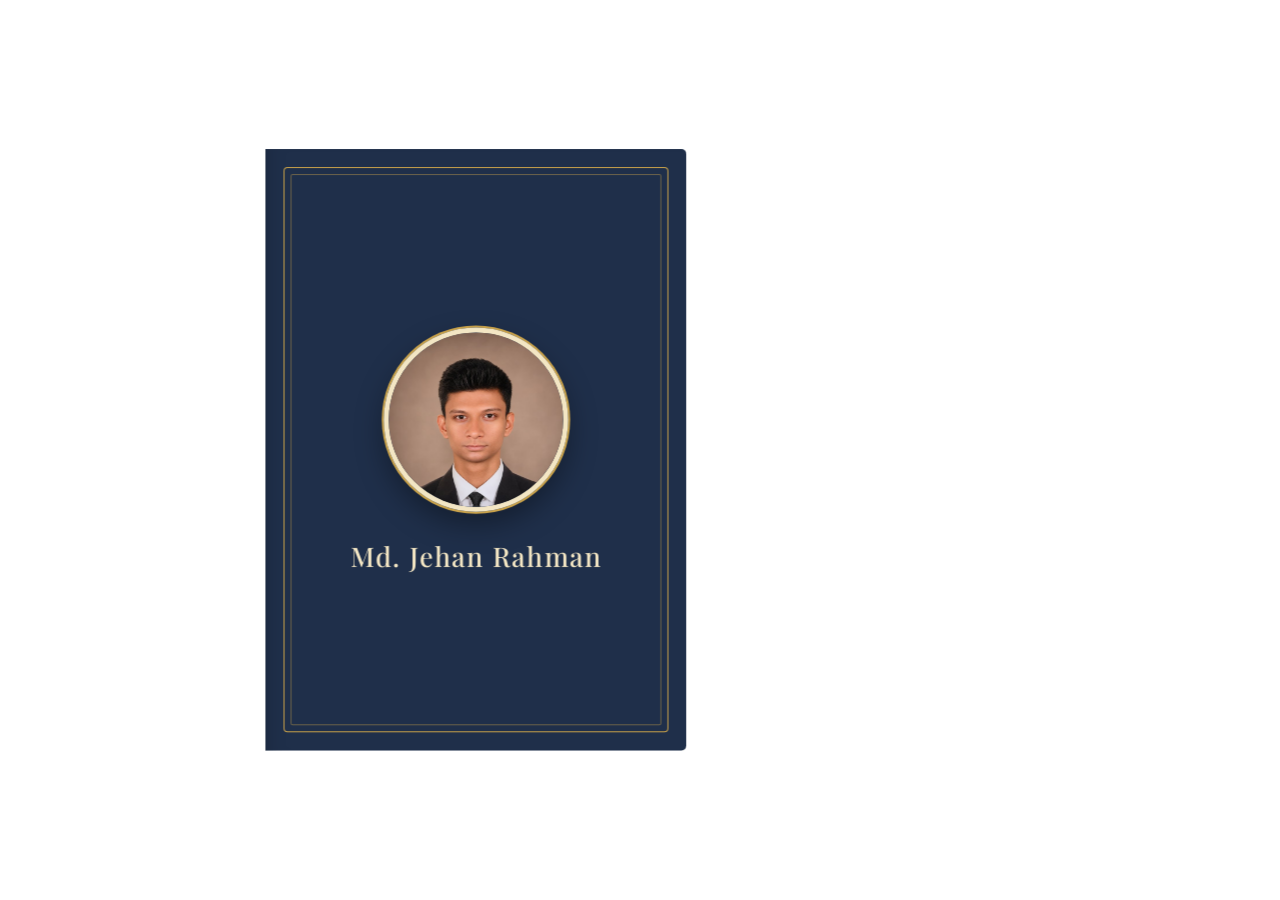
<file: index.html>
<!DOCTYPE html>
<html lang="en">
<head>
<meta charset="UTF-8">
<meta name="viewport" content="width=device-width, initial-scale=1.0, viewport-fit=cover">
<title>Md. Jehan Rahman | Portfolio</title>
<meta name="description" content="Portfolio of Md. Jehan Rahman, Urban & Regional Planning, RUET, Bangladesh. GIS and remote sensing, groundwater, flood resilience and fire safety.">
<link rel="icon" href="images/photo.jpg">
<link rel="preload" as="image" href="images/photo.jpg">
<link rel="preconnect" href="https://fonts.googleapis.com">
<link rel="preconnect" href="https://fonts.gstatic.com" crossorigin>
<link href="https://fonts.googleapis.com/css2?family=EB+Garamond:ital,wght@0,400;0,500;0,600;1,400&family=Playfair+Display:ital,wght@0,500;0,700;1,500&display=swap" rel="stylesheet">
<style>
  :root{
    --bg:#ffffff; --cover:#1f2f4a; --cover2:#2d4266; --gold:#c9a24a; --cream:#f3e6c4;
    --paper:#fffffd; --text:#111111; --blue:#1d4ed8; --red:#c62828; --green:#1e7a46;
    --W:420px; --H:600px;
  }
  *{box-sizing:border-box;margin:0;padding:0}
  html,body{height:100%;overflow-x:hidden}
  body{background:var(--bg);color:var(--text);font-family:"EB Garamond",Garamond,Georgia,serif;overflow:hidden;
    display:flex;align-items:center;justify-content:center;-webkit-tap-highlight-color:transparent}

  /* ================= desktop layout ================= */
  .layout{display:flex;align-items:center;gap:48px}
  .vbox{position:relative}
  .viewport{position:absolute;left:0;top:0;width:calc(var(--W) * 2);height:calc(var(--H) + 40px);transform-origin:top left;
    transition:transform .9s cubic-bezier(.55,.05,.3,1)}
  .scene{position:absolute;left:0;top:20px;width:calc(var(--W) * 2);height:var(--H);perspective:2200px;-webkit-perspective:2200px}

  /* intro closed book */
  .intro{position:absolute;left:calc(var(--W) / 2);top:0;width:var(--W);height:var(--H);perspective:1600px;-webkit-perspective:1600px;z-index:50}
  .cb{position:relative;width:100%;height:100%;will-change:transform;transform-style:preserve-3d;-webkit-transform-style:preserve-3d;transform:rotateY(-180deg) rotateX(8deg) scale(.82)}
  .cb.spin{animation:spin 2.4s cubic-bezier(.45,.05,.25,1) forwards;-webkit-animation:spin 2.4s cubic-bezier(.45,.05,.25,1) forwards}
  @keyframes spin{
    0%{transform:rotateY(-180deg) rotateX(8deg) scale(.82)}
    25%{transform:rotateY(-180deg) rotateX(8deg) scale(.86)}
    100%{transform:rotateY(0deg) rotateX(0deg) scale(1)}
  }
  .cb > div{position:absolute;top:0;height:100%;backface-visibility:hidden;-webkit-backface-visibility:hidden}
  .cb-front,.cb-back{left:0;width:100%}
  .cb-front{transform:translateZ(14px)}
  .cb-back{transform:rotateY(180deg) translateZ(14px)}
  .cb-spine{left:-14px;width:28px;transform:rotateY(-90deg);background:linear-gradient(90deg,#141f33,#1f2f4a 40%,#2d4266 60%,#1f2f4a)}
  .cb-edge{left:calc(var(--W) - 14px);width:28px;transform:rotateY(90deg);background:repeating-linear-gradient(90deg,#fff 0 2px,#e6e3dc 2px 3px)}
  .intro.gone{display:none}

  /* book */
  .book{position:absolute;inset:0;transition:transform 1s cubic-bezier(.6,.1,.25,1);opacity:.001;pointer-events:none}
  .book.show{opacity:1;pointer-events:auto}
  .book.closed{transform:translateX(calc(var(--W) / -2))}
  .book.end{transform:translateX(calc(var(--W) / 2))}
  .sheet{position:absolute;left:var(--W);top:0;width:var(--W);height:var(--H);transform-origin:left center;
    transform-style:preserve-3d;-webkit-transform-style:preserve-3d;transition:transform 1s cubic-bezier(.55,.05,.3,1);will-change:transform}
  .sheet.flipped{transform:rotateY(-180deg)}
  .face{position:absolute;inset:0;backface-visibility:hidden;-webkit-backface-visibility:hidden;overflow:hidden;background:var(--paper)}
  .face.front{transform:translateZ(0);border-radius:0 5px 5px 0;box-shadow:inset 18px 0 22px -20px rgba(0,0,0,.2) }
  .face.back{transform:rotateY(180deg);border-radius:5px 0 0 5px;box-shadow:inset -18px 0 22px -20px rgba(0,0,0,.2) }
  .board{position:absolute;top:-14px;height:calc(var(--H) + 28px);width:calc(var(--W) + 14px);background:var(--cover);
    border:1.5px solid var(--cover2);opacity:0;transition:opacity .4s}
  .board.l{left:-14px;border-radius:10px 2px 2px 10px}
  .board.r{left:var(--W);border-radius:2px 10px 10px 2px}
  .spine-line{position:absolute;left:calc(var(--W) - 3px);top:-14px;width:6px;height:calc(var(--H) + 28px);background:linear-gradient(90deg,#16233a,var(--gold),#16233a);opacity:0;transition:opacity .4s}
  .stack-r{position:absolute;left:calc(var(--W) * 2 - 2px);top:4px;width:6px;height:calc(var(--H) - 8px);background:repeating-linear-gradient(90deg,#fff 0 1px,#e2ded6 1px 2px);border-radius:0 3px 3px 0;opacity:0;transition:opacity .4s}
  .stack-l{position:absolute;left:-4px;top:4px;width:6px;height:calc(var(--H) - 8px);background:repeating-linear-gradient(90deg,#e2ded6 0 1px,#fff 1px 2px);border-radius:3px 0 0 3px;opacity:0;transition:opacity .4s}
  .book.open .board,.book.open .spine-line,.book.open .stack-r,.book.open .stack-l{opacity:1}
  /* opening the cover: the left (inside) board appears only once the cover has turned over */
  .book.open .board.l,.book.open .spine-line,.book.open .stack-l{transition:opacity .25s .5s}

  /* ================= formal page typography (small, black) ================= */
  .page{position:absolute;inset:0;padding:62px 50px 56px;cursor:pointer;color:var(--text)}
  .front .page{padding-left:54px}
  .back .page{padding-right:54px}
  .runhead{position:absolute;top:28px;left:0;right:0;text-align:center;font-size:9px;letter-spacing:2.2px;text-transform:uppercase;color:#555}
  .pno{position:absolute;bottom:24px;left:0;right:0;text-align:center;font-size:10.5px;color:#222}
  .chap{font-size:9px;letter-spacing:2.8px;text-transform:uppercase;margin-bottom:5px}
  h2{font-weight:500;font-size:22px;line-height:1.15}
  .rule{width:28px;height:1px;background:#111;margin:11px 0 15px}
  h4{font-size:8.8px;letter-spacing:2.4px;text-transform:uppercase;font-weight:600;margin:0 0 7px}
  h3{font-size:12.6px;font-weight:600;line-height:1.3}
  p,li,dd,dt{font-size:11.8px;line-height:1.5}
  p.j{text-align:justify;hyphens:auto;-webkit-hyphens:auto}
  p + p.j{text-indent:1.4em}
  .meta{font-style:italic;font-size:11.2px;margin:1px 0 3px}
  .entry{margin-bottom:12px}
  .entry ul{margin:3px 0 0 16px}
  .entry li{font-size:11.4px;line-height:1.45}
  dl.glance{display:grid;grid-template-columns:64px 1fr;gap:0 10px;margin-bottom:10px}
  dl.glance dt{font-style:italic}
  ol.refs{list-style:none;counter-reset:r}
  ol.refs li{counter-increment:r;position:relative;padding-left:22px;margin-bottom:7px;font-size:11.2px;line-height:1.42}
  ol.refs li::before{content:"[" counter(r) "]";position:absolute;left:0;top:0}
  .status{font-style:italic;color:#444}
  .page a{color:var(--text);text-decoration:underline;text-underline-offset:2px}
  .fig{display:grid;grid-template-columns:92px 1fr;gap:12px;margin-bottom:15px;align-items:start}
  .fig img{width:92px;height:62px;object-fit:cover;display:block;filter:saturate(.9)}
  .fig h3{font-size:12.4px}
  .fig p{font-size:11.2px;line-height:1.42}
  .fig .k{font-size:8.6px;letter-spacing:1.8px;text-transform:uppercase}
  .runin{margin-bottom:7px}
  .runin b{font-weight:600}
  .copy{background:none;border:none;font:inherit;font-size:11px;text-decoration:underline;cursor:pointer;color:#111;padding:0}
  .end{position:absolute;inset:0;display:flex;align-items:center;justify-content:center;font-style:italic;font-size:19px;letter-spacing:.5px}

  /* covers */
  .cover{background:var(--cover) !important;cursor:pointer}
  .cover .frame{position:absolute;inset:18px;border:1.5px solid var(--gold);border-radius:4px}
  .cover .frame::after{content:"";position:absolute;inset:6px;border:.5px solid rgba(201,162,74,.45);border-radius:2px}
  .cover .inner{position:absolute;inset:0;display:flex;flex-direction:column;align-items:center;justify-content:center;text-align:center;padding:40px}
  .cover .ph{width:184px;height:184px;border-radius:50%;overflow:hidden;border:5px solid var(--cream);box-shadow:0 0 0 2px var(--gold),0 12px 28px rgba(0,0,0,.35);margin-bottom:30px}
  .cover .ph img{width:100%;height:100%;object-fit:cover}
  .cover h1{font-family:"Playfair Display",Georgia,serif;color:var(--cream);font-size:27px;line-height:1.1;font-weight:500;white-space:nowrap;letter-spacing:1.2px}
  .cover .backline{font-family:"Playfair Display",Georgia,serif;font-style:italic;color:var(--cream);font-size:28px;letter-spacing:1px}

  /* pop-in helper */
  .pop{opacity:0;will-change:opacity,transform;transform:translateY(16px) scale(.96);transition:opacity .55s ease, transform .55s cubic-bezier(.3,1.5,.5,1)}
  .pop.in{opacity:1;transform:none}

  /* desktop contents panel */
  .panel{position:relative}
  .cvtab{position:absolute;top:-56px;left:0;right:0;justify-content:center;height:42px;padding:0 18px;display:flex;align-items:center;gap:7px;
    background:var(--blue);color:#fff;text-decoration:none;font-family:"Playfair Display",Georgia,serif;font-size:13.5px;letter-spacing:.4px;
    border-radius:10px;box-shadow:none}
  .cvtab.in:hover{transform:translateY(-3px)}
  .toc{width:280px;background:#fff;border:1px solid #dde3ec;border-radius:14px;padding:22px 20px 16px;box-shadow:none}
  .toc .t1,.drawer .t1{font-size:11px;letter-spacing:3px;text-transform:uppercase;color:#b0843a}
  .toc .t2,.drawer .t2{font-family:"Playfair Display",Georgia,serif;font-size:24px;color:var(--cover);font-weight:700;margin:2px 0 12px}
  .clist{list-style:none;counter-reset:c}
  .clist li{counter-increment:c}
  .clist button{width:100%;display:flex;align-items:baseline;gap:10px;background:none;border:none;cursor:pointer;text-align:left;
    font-family:inherit;font-size:15.5px;color:#26313f;padding:8px 10px;border-radius:8px;transition:background .25s, padding .25s}
  .clist button::before{content:counter(c,decimal-leading-zero);font-size:12px;color:#b0843a;letter-spacing:1px;min-width:18px}
  .clist button .pg{margin-left:auto;font-size:12.5px;color:#8a94a3;white-space:nowrap}
  .clist button:hover{background:#f1f4f9;padding-left:14px}
  .clist button.active{background:var(--cover);color:#fff;padding-left:14px}
  .clist button.active::before,.clist button.active .pg{color:var(--gold)}
  .toc .foot{display:flex;justify-content:space-between;align-items:center;border-top:1px solid #dde3ec;margin-top:12px;padding-top:12px}
  .toc .nav{width:34px;height:34px;border-radius:50%;border:1.5px solid #dde3ec;background:#fff;color:var(--cover);font-size:16px;cursor:pointer}
  .toc .nav:hover{background:#f1f4f9}
  .toc .nav:disabled{opacity:.35;cursor:default}
  .toc .ind{font-size:13.5px;color:#5f6b7a;font-style:italic}

  .vtabs{position:fixed;top:16px;right:28px;display:flex;gap:14px;z-index:100;align-items:center;font-family:"Playfair Display",Georgia,serif}
  .vtabs .vtab{font-family:inherit}
  .vtabs.pop{transform:translateY(-16px) scale(.96)}
  .vtabs.pop.in{transform:none}
  .vtabs.in .vtab.on{animation:press .7s .35s ease-out both}
  /* version tabs: Book = green, Simple = red, always. The version you are in sits pressed down. */
  .vtab{display:flex;align-items:center;height:38px;padding:0 18px;text-decoration:none;white-space:nowrap;color:#fff;
    font-size:13.5px;letter-spacing:.4px;border-radius:12px;transition:transform .25s, box-shadow .25s}
  .vtab:first-child{background:#1e7a46;border:1.5px solid #1e7a46;box-shadow:0 4px 0 #13502d}
  .vtab:last-child{background:#c62828;border:1.5px solid #c62828;box-shadow:0 4px 0 #8e1c1c}
  .vtab:first-child:not(.on):hover{transform:translateY(-2px);box-shadow:0 6px 0 #13502d;text-decoration:none}
  .vtab:last-child:not(.on):hover{transform:translateY(-2px);box-shadow:0 6px 0 #8e1c1c;text-decoration:none}
  .vtab.on,.vtab.on:hover{cursor:default;transform:translateY(4px);box-shadow:inset 0 2px 5px rgba(0,0,0,.32);text-decoration:none}
  @keyframes press{0%{transform:translateY(0)}55%{transform:translateY(6px)}100%{transform:translateY(4px)}}

  /* phone reader: one flat page at a time, turned like a book page */
  .mreader{display:none}
  body.m .book{display:none}
  body.m .mreader{display:block;position:absolute;inset:0;perspective:1400px;-webkit-perspective:1400px;overflow:visible;z-index:5}
  .mpg{position:absolute;inset:0;background:var(--paper);overflow:hidden;transform-origin:left center;-webkit-transform-origin:left center;
    backface-visibility:hidden;-webkit-backface-visibility:hidden;will-change:transform}
  .mpg .clip{position:absolute;left:0;top:0;transform-origin:0 0;-webkit-transform-origin:0 0}
  .mpg .clip .face{transform:none !important;box-shadow:none !important;border-radius:0 !important;backface-visibility:visible;-webkit-backface-visibility:visible}
  .mpg .shade{position:absolute;inset:0;pointer-events:none;background:linear-gradient(90deg,rgba(0,0,0,.28),rgba(0,0,0,.06) 60%,rgba(0,0,0,.14));opacity:0}
  .mpg.turn{transition:transform .62s cubic-bezier(.45,.05,.55,.95);box-shadow:0 0 18px rgba(0,0,0,.18)}
  .mpg.turn .shade{transition:opacity .62s ease}

  /* mobile-only parts hidden on desktop */
  .mbar,.drawer,.scrim,.hint{display:none}

  /* ================= phone: reading-app layout ================= */
  body.m{display:block}
  body.m .layout{display:block}
  body.m .panel{display:none}
  body.m .vbox{position:fixed;left:50%;top:50%;transform:translate(-50%,-50%);overflow:hidden}
  body.m .board,body.m .spine-line,body.m .stack-l,body.m .stack-r{display:none}
  body.m .face.front,body.m .face.back{border-radius:0;box-shadow:none !important}
  body.m .mbar{display:flex;position:fixed;left:0;right:0;top:0;height:52px;align-items:center;justify-content:space-between;padding:0 14px;z-index:120;
    padding-top:env(safe-area-inset-top)}
  body.m .burger{width:40px;height:40px;border:none;background:#fff;border-radius:10px;box-shadow:0 2px 10px rgba(0,0,0,.12);cursor:pointer;
    display:flex;flex-direction:column;align-items:center;justify-content:center;gap:4px}
  body.m .burger span{display:block;width:18px;height:2px;background:var(--cover);border-radius:2px}
  body.m .mcv{height:34px;padding:0 14px;display:flex;align-items:center;gap:6px;background:var(--blue);color:#fff;text-decoration:none;
    font-family:"Playfair Display",Georgia,serif;font-size:12.5px;border-radius:9px;box-shadow:none}
  body.m .vtabs{left:50%;right:auto;top:auto;bottom:calc(18px + env(safe-area-inset-bottom));transform:translateX(-50%);gap:14px}
  body.m .vtabs.pop{transform:translateX(-50%) translateY(16px)}
  body.m .vtabs.pop.in{transform:translateX(-50%)}
  body.m .vtab{height:30px;padding:0 13px;font-size:12px;border-radius:10px}
  /* phone: the version you are in stands forward; the other sits pressed back */
  body.m .vtabs .vtab:not(.on),body.m .vtabs .vtab:not(.on):hover{transform:translateY(3px) scale(.96);box-shadow:inset 0 2px 5px rgba(0,0,0,.32);opacity:.92}
  body.m .vtabs .vtab.on{transform:translateY(-2px) scale(1.06);animation:rise .7s .35s ease-out both}
  body.m .vtabs .vtab.on:first-child{box-shadow:0 4px 0 #13502d}
  body.m .vtabs .vtab.on:last-child{box-shadow:0 4px 0 #8e1c1c}
  @keyframes rise{0%{transform:translateY(3px) scale(.96)}60%{transform:translateY(-5px) scale(1.1)}100%{transform:translateY(-2px) scale(1.06)}}
  
  body.m .drawer{display:block;position:fixed;top:0;bottom:0;left:0;width:min(82vw,320px);background:#fff;z-index:200;padding:22px 18px;
    transform:translateX(-102%);transition:transform .35s cubic-bezier(.3,.8,.3,1);box-shadow:none;overflow-y:auto}
  body.m .drawer.open{transform:none;box-shadow:6px 0 30px rgba(0,0,0,.18)}
  body.m .drawer .close{position:absolute;top:14px;right:14px;width:34px;height:34px;border:none;background:#f1f4f9;border-radius:50%;font-size:18px;color:var(--cover);cursor:pointer}
  body.m .drawer .clist button{font-size:16px;padding:11px 10px}
  body.m .drawer .dcv{display:inline-flex;margin-top:18px;height:36px;padding:0 16px;align-items:center;background:var(--blue);color:#fff;text-decoration:none;border-radius:9px;font-family:"Playfair Display",Georgia,serif;font-size:13px}
  body.m .scrim{display:block;position:fixed;inset:0;background:rgba(10,15,25,.35);z-index:190;opacity:0;pointer-events:none;transition:opacity .3s}
  body.m .scrim.open{opacity:1;pointer-events:auto}
  body.m .hint{display:block;position:fixed;left:50%;bottom:50%;transform:translateX(-50%);background:rgba(17,17,17,.82);color:#fff;font-size:12.5px;
    padding:7px 14px;border-radius:16px;z-index:110;opacity:0;transition:opacity .5s;pointer-events:none;white-space:nowrap}
  body.m .hint.in{opacity:1}
</style>
</head>
<body>

<!-- phone top bar -->
<div class="mbar">
  <button class="burger pop" id="burger" aria-label="Open contents"><span></span><span></span><span></span></button>
  <a class="mcv pop" href="cv.pdf" target="_blank" rel="noopener">⤓ Download CV</a>
</div>
<div class="scrim" id="scrim"></div>
<aside class="drawer" id="drawer" aria-label="Contents">
  <button class="close" id="dclose" aria-label="Close contents">×</button>
  <div class="t1">Inside this book</div>
  <div class="t2">Contents</div>
  <ol class="clist" id="dlist"></ol>
  <a class="dcv" href="cv.pdf" target="_blank" rel="noopener">⤓ Download CV</a>
</aside>
<div class="hint" id="hint">Swipe to turn pages · swipe from the left edge for contents</div>

<div class="layout">
  <div class="vbox" id="vbox">
    <div class="viewport" id="viewport">
      <div class="scene">

        <div class="intro" id="intro">
          <div class="cb" id="cb">
            <div class="cb-front face cover" id="cbFront"></div>
            <div class="cb-back face cover" id="cbBack"></div>
            <div class="cb-spine"></div>
            <div class="cb-edge"></div>
          </div>
        </div>

        <div class="book closed" id="book">
          <div class="board l"></div><div class="board r"></div><div class="spine-line"></div><div class="stack-l"></div><div class="stack-r"></div>

          <!-- S0: front cover | blank -->
          <div class="sheet">
            <div class="face front cover" id="coverFace">
              <div class="frame"></div>
              <div class="inner">
                <div class="ph"><img src="images/photo.jpg" alt="Md. Jehan Rahman"></div>
                <h1>Md. Jehan Rahman</h1>
              </div>
            </div>
            <div class="face back"><div class="page"></div></div>
          </div>

          <!-- S1: p1 About | p2 Education -->
          <div class="sheet">
            <div class="face front"><div class="page">
              <div class="runhead">Md. Jehan Rahman</div>
              <div class="chap">Chapter One</div>
              <h2>About Me</h2>
              <div class="rule"></div>
              <p class="j">I am a final-year undergraduate in Urban &amp; Regional Planning at Rajshahi University of Engineering &amp; Technology (RUET), Bangladesh.</p>
              <p class="j">My work combines field research with GIS and remote sensing to study how cities and regions manage risk: groundwater depletion in the Barind Tract, flood-resilient housing for river island communities, solid waste in urban rivers, and fire safety in crowded commercial buildings.</p>
              <p class="j">I have worked as an undergraduate research assistant on two groundwater projects, interned on an upazila development plan, and co-authored a peer-reviewed journal article.</p>
              <h4 style="margin-top:12px">At a Glance</h4>
              <dl class="glance">
                <dt>Degree</dt><dd>BURP, RUET (2023–2027, expected)</dd>
                <dt>CGPA</dt><dd>3.73 / 4.00</dd>
                <dt>Thesis</dt><dd>Fire evacuation planning, RDA Market</dd>
                <dt>Based in</dt><dd>Rajshahi, Bangladesh</dd>
                <dt>Languages</dt><dd>Bengali, English, Hindi</dd>
              </dl>
              <h4>Principal Interests</h4>
              <p class="j">Urban and regional planning, planned urban development, groundwater conservation and valuation, flood resilience, solid waste management, fire safety in the built environment, and GIS and remote sensing.</p>
              <div class="pno">1</div>
            </div></div>
            <div class="face back"><div class="page">
              <div class="runhead">Md. Jehan Rahman</div>
              <div class="chap">Chapter Two</div>
              <h2>Education</h2>
              <div class="rule"></div>
              <div class="entry">
                <h3>Bachelor of Urban &amp; Regional Planning</h3>
                <div class="meta">Rajshahi University of Engineering &amp; Technology, 2023–2027 (expected)</div>
                <p>CGPA 3.73 / 4.00. Thesis: <i>Fire Evacuation Planning of RDA Market, Rajshahi</i>, supervised by Nazia Hossain.</p>
              </div>
              <div class="entry">
                <h3>Higher Secondary Certificate, Science</h3>
                <div class="meta">Khulna Public College, Khulna, 2021</div>
                <p>GPA 5.00 / 5.00</p>
              </div>
              <div class="entry">
                <h3>Secondary School Certificate, Science</h3>
                <div class="meta">Khulna Public College, Khulna, 2019</div>
                <p>GPA 5.00 / 5.00</p>
              </div>
              <div class="pno">2</div>
            </div></div>
          </div>

          <!-- S2: p3 Skills | p4 Experience -->
          <div class="sheet">
            <div class="face front"><div class="page">
              <div class="runhead">Education &amp; Skills</div>
              <h4>Technical Skills</h4>
              <p class="runin"><b>Geospatial.</b> GIS, land use/land cover mapping, feature digitization, 2D/3D spatial databases, drone-based data collection.</p>
              <p class="runin"><b>Research methods.</b> Field and questionnaire surveys, focus group discussions, key informant interviews, PRISMA systematic review.</p>
              <p class="runin"><b>Analysis.</b> SPSS for statistical work and ATLAS.ti for qualitative work.</p>
              <p class="runin"><b>Design and office.</b> AutoCAD, SketchUp, Canva, Microsoft Word, Excel and PowerPoint.</p>
              <div class="pno">3</div>
            </div></div>
            <div class="face back"><div class="page">
              <div class="runhead">Md. Jehan Rahman</div>
              <div class="chap">Chapter Three</div>
              <h2>Experience</h2>
              <div class="rule"></div>
              <div class="entry">
                <h3>Undergraduate Research Assistant</h3>
                <div class="meta">Department of URP, RUET, Oct 2025 – Jun 2026</div>
                <p><i>Valuing Ecosystem Services Lost Due to Groundwater Depletion in the Barind Tract</i>, supervised by Sumita Roy.</p>
                <ul><li>Field surveys, site visits, FGDs and KIIs</li><li>Land use/land cover maps with GIS and remote sensing</li><li>Data cleaning and literature review</li></ul>
              </div>
              <div class="entry">
                <h3>Undergraduate Research Assistant</h3>
                <div class="meta">Department of URP, RUET, Oct 2025 – Jun 2026</div>
                <p><i>Valuing Economic and Environmental Externalities of Groundwater Extraction in the Barind Tract</i>, supervised by Md. Sakib Zubayer.</p>
                <ul><li>Field visits, surveys, FGDs and KIIs</li><li>Data preprocessing and analysis support</li></ul>
              </div>
              <div class="pno">4</div>
            </div></div>
          </div>

          <!-- S3: p5 Internship | p6 Publications -->
          <div class="sheet">
            <div class="face front"><div class="page">
              <div class="runhead">Experience</div>
              <h4>Internship</h4>
              <div class="entry">
                <h3>Intern, Sheltech Consultants (Pvt.) Ltd.</h3>
                <div class="meta">Dhaka, Feb – Mar 2026</div>
                <p><i>Review &amp; Update of Nawabganj Upazila Development Plan</i> (UTMIDP / UMPR-2).</p>
                <ul>
                  <li>Digitized physical features for the plan</li>
                  <li>Prepared and managed 2D and 3D planning databases</li>
                  <li>Supported a planning data-sharing workshop</li>
                  <li>Helped run public hearings and community engagement sessions</li>
                  <li>Took part in project training sessions led by senior experts</li>
                </ul>
              </div>
              <div class="pno">5</div>
            </div></div>
            <div class="face back"><div class="page">
              <div class="runhead">Md. Jehan Rahman</div>
              <div class="chap">Chapter Four</div>
              <h2>Publications</h2>
              <div class="rule"></div>
              <h4>Journal Article and Preprint</h4>
              <ol class="refs">
                <li>Mahfuj, I. I., Tamim, N. F., Sultana, N., &amp; Rahman, M. J. (2026). A critical evaluation of Purbachal New Town's planning and implementation for effective decentralization of Dhaka. <i>City and Environment Interactions</i>, 30, 100358. <a href="https://doi.org/10.1016/j.cacint.2026.100358" target="_blank" rel="noopener">DOI</a></li>
                <li>Groundwater conservation without exclusion? A cluster-randomized trial of access-conditioned provider incentives in Bangladesh (2026). <i>SSRN preprint.</i> <a href="https://doi.org/10.2139/ssrn.7641831" target="_blank" rel="noopener">DOI</a></li>
              </ol>
              <h4 style="margin-top:12px">Conference</h4>
              <ol class="refs" style="counter-reset:r 2">
                <li>Yeasmin, N., Mridul, M. A. R., Hasan, M. M., Ahmed, M. S., &amp; Rahman, M. J. (2026). Community-based waste disposal behavior and solid waste mismanagement in the Barnoi River, Rajshahi: a TPB approach. <i>ISEE 2026, RUET.</i> <span class="status">Presented.</span></li>
              </ol>
              <div class="pno">6</div>
            </div></div>
          </div>

          <!-- S4: p7 ICIURP | p8 Projects -->
          <div class="sheet">
            <div class="face front"><div class="page">
              <div class="runhead">Publications</div>
              <h4>ICIURP 2027 Conference Papers</h4>
              <ol class="refs" style="counter-reset:r 3">
                <li>Rahman, M. J., Faruq, M. O., Sadman, N., Ashrafi, H., Sarker, D., &amp; Salan, M. S. A. Flood-resilient affordable housing site plan for char communities in Kazipur, Sirajganj. <span class="status">Submitted.</span></li>
                <li>Rahman, M. J., et al. A community-oriented recreational space in front of the Divisional Public Library, Rajshahi. <span class="status">Submitted.</span></li>
                <li>Rahman, M. J., &amp; Hossain, N. Present fire safety condition of important commercial buildings in Rajshahi compared with rules and regulations. <span class="status">Submitted.</span></li>
                <li>Rahman, M. J., Sarker, D., &amp; Islam, M. Pedestrian safety, security and accessibility in Rajshahi City. <span class="status">Submitted.</span></li>
                <li>Rahman, M. J. ADP investment and Economic Census employment across the districts of Rajshahi Division. <span class="status">Submitted.</span></li>
              </ol>
              <div class="pno">7</div>
            </div></div>
            <div class="face back"><div class="page">
              <div class="runhead">Md. Jehan Rahman</div>
              <div class="chap">Chapter Five</div>
              <h2>Research Projects</h2>
              <div class="rule"></div>
              <div class="fig"><img src="images/projects/fire-evacuation.svg" alt="Market floor plan with fire exits">
                <div><div class="k">Thesis</div><h3>Fire Evacuation Planning of RDA Market</h3><p>Fire safety assessment and evacuation scenarios, supported by a PRISMA review.</p></div></div>
              <div class="fig"><img src="images/projects/groundwater.svg" alt="Falling groundwater table">
                <div><div class="k">Research assistantship</div><h3>Groundwater Depletion, Barind Tract</h3><p>Valuing lost ecosystem services and the externalities of extraction.</p></div></div>
              <div class="fig"><img src="images/projects/upazila-plan.svg" alt="Land-use plan">
                <div><div class="k">Internship</div><h3>Nawabganj Upazila Development Plan</h3><p>Digitization, 2D/3D planning databases and community engagement.</p></div></div>
              <div class="pno">8</div>
            </div></div>
          </div>

          <!-- S5: p9 Projects | p10 Presentations -->
          <div class="sheet">
            <div class="face front"><div class="page">
              <div class="runhead">Research Projects</div>
              <h4>Studio and Field Projects</h4>
              <div class="fig"><img src="images/projects/char-housing.svg" alt="Raised houses on a char">
                <div><div class="k">Site planning</div><h3>Flood-Resilient Char Housing</h3><p>Affordable housing site plan for river island communities in Kazipur, Sirajganj.</p></div></div>
              <div class="fig"><img src="images/projects/pedestrian.svg" alt="Street intersection with crossings">
                <div><div class="k">Field survey</div><h3>Pedestrian Safety in Rajshahi</h3><p>Safety, security and accessibility at Barnali, Laxmipur and Shaheb Bazar.</p></div></div>
              <div class="fig"><img src="images/projects/library-landscape.svg" alt="Park plan in front of a library">
                <div><div class="k">Studio project</div><h3>Library Recreational Landscape</h3><p>A community-oriented public space at the Divisional Public Library, Rajshahi.</p></div></div>
              <div class="pno">9</div>
            </div></div>
            <div class="face back"><div class="page">
              <div class="runhead">Md. Jehan Rahman</div>
              <div class="chap">Chapter Six</div>
              <h2>Presentations &amp; Certifications</h2>
              <div class="rule"></div>
              <div class="entry"><h3>Master AI Tools for Research</h3><div class="meta">WiseUp Communications, certificate of achievement, 6 Nov 2026</div></div>
              <div class="entry"><h3>Paper Presentation, ISEE 2026</h3><div class="meta">International Symposium on Energy &amp; Environment, RUET, 20 Aug 2026</div></div>
              <div class="entry"><h3>Internship Training Sessions</h3><div class="meta">Sheltech Consultants, Feb – Mar 2026</div></div>
              <div class="entry"><h3>Workshop: Drone-Based Geospatial Data Collection</h3><div class="meta">Department of URP and RUET GIS Club, 13 Dec 2024</div></div>
              <div class="pno">10</div>
            </div></div>
          </div>

          <!-- S6: p11 Awards | p12 Contact -->
          <div class="sheet">
            <div class="face front"><div class="page">
              <div class="runhead">Presentations &amp; Awards</div>
              <h4>Awards</h4>
              <div class="entry">
                <h3>Second Place, Freshers' Debate Competition</h3>
                <div class="meta">RUET Debating Club, 2024</div>
              </div>
              <div class="pno">11</div>
            </div></div>
            <div class="face back"><div class="page">
              <div class="runhead">Md. Jehan Rahman</div>
              <div class="chap">Chapter Seven</div>
              <h2>Contact</h2>
              <div class="rule"></div>
              <p class="j">I am open to research collaboration and graduate study opportunities in urban planning and geoinformatics.</p>
              <p style="margin-top:12px"><i>Email:</i> <a href="https://mail.google.com/mail/?view=cm&amp;fs=1&amp;to=jehan2723@gmail.com" target="_blank" rel="noopener">jehan2723@gmail.com</a> <button class="copy copy-email" type="button">(copy)</button></p>
              <p><i>LinkedIn:</i> <a href="https://www.linkedin.com/in/jehanrahmanofficial/" target="_blank" rel="noopener">jehanrahmanofficial</a></p>
              <p><i>ResearchGate:</i> <a href="https://www.researchgate.net/profile/Md-Jehan-Rahman" target="_blank" rel="noopener">Md-Jehan-Rahman</a></p>
              <p><i>CV:</i> <a href="cv.pdf" target="_blank" rel="noopener">Download PDF</a></p>
              <p style="margin-top:12px"><i>Address:</i> Department of Urban &amp; Regional Planning, RUET, Rajshahi-6204, Bangladesh</p>
              <div class="pno">12</div>
            </div></div>
          </div>

          <!-- S7: The End | back cover -->
          <div class="sheet">
            <div class="face front"><div class="page">
              <div class="end">The End</div>
            </div></div>
            <div class="face back cover" id="backCover">
              <div class="frame"></div>
              <div class="inner"><p class="backline">Looking Ahead</p></div>
            </div>
          </div>

        </div>
      </div>
    </div>
  </div>

  <div class="panel" id="panel">
    <a class="cvtab pop" id="cvtab" href="cv.pdf" target="_blank" rel="noopener">⤓ Download CV</a>
    <aside class="toc pop" id="toc">
      <div class="t1">Inside this book</div>
      <div class="t2">Contents</div>
      <ol class="clist" id="tocList"></ol>
      <div class="foot">
        <button class="nav" id="prev" aria-label="Previous page">‹</button>
        <span class="ind" id="ind">Cover</span>
        <button class="nav" id="next" aria-label="Next page">›</button>
      </div>
    </aside>
  </div>
</div>

<nav class="vtabs pop" id="vtabs" aria-label="Site version">
  <a class="vtab on" href="index.html" aria-current="page">Book version</a>
  <a class="vtab" href="classic.html">Simple version</a>
</nav>

<script>
(function(){
  var W=420,H=600;
  var book=document.getElementById('book'), sheets=[].slice.call(book.querySelectorAll('.sheet'));
  var n=sheets.length, cur=0, side='R', busy=false, queued=null;
  var intro=document.getElementById('intro'), cb=document.getElementById('cb');
  var vbox=document.getElementById('vbox'), vp=document.getElementById('viewport');
  var mobile=false, scale=1;

  // chapter -> [title, spread, side it starts on, page number]
  var chapters=[['About Me',1,'R',1],['Education & Skills',2,'L',2],['Experience',3,'L',4],['Publications',4,'L',6],
                ['Research Projects',5,'L',8],['Presentations & Awards',6,'L',10],['Contact',7,'L',12]];
  function buildList(el){
    return chapters.map(function(c){
      var li=document.createElement('li'), b=document.createElement('button');
      b.innerHTML='<span>'+c[0].replace('&','&amp;')+'</span><span class="pg">Page '+c[3]+'</span>';
      b.addEventListener('click',function(){ closeDrawer(); if(mobile){ setTimeout(function(){ mGo(mIndex(c[1],c[2])); },300); return; } side=c[2]; go(c[1]); });
      li.appendChild(b); el.appendChild(li); return b;
    });
  }
  var items=buildList(document.getElementById('tocList')).concat(buildList(document.getElementById('dlist')));

  /* ----- view ----- */
  function applyView(){
    var off=0;
    if(mobile){ off = (cur===0||cur===n) ? -W/2 : (side==='L' ? 0 : -W); }
    vp.style.transform='scale('+scale+') translate('+off+'px,'+(mobile?-20:0)+'px)';
  }
  function fit(){
    mobile = Math.min(window.innerWidth, screen.width || 9999)<=760;
    document.body.classList.toggle('m',mobile);
    if(mobile){
      var aw=window.innerWidth-20, ah=window.innerHeight-52-62-12;
      scale=aw/W;
      H=Math.max(560,Math.min(980,Math.round(ah/scale)));
      document.documentElement.style.setProperty('--H',H+'px');
      vbox.style.width=(W*scale)+'px'; vbox.style.height=(H*scale)+'px';
      vbox.style.marginTop=((52-40)/2)+'px';
    }else{
      H=600; document.documentElement.style.setProperty('--H','600px'); vbox.style.marginTop='';
      var availW=window.innerWidth-280-48-80, availH=window.innerHeight-60;
      scale=Math.max(.35,Math.min(1.1, availW/(2*W+30), availH/(H+50)));
      vbox.style.width=(2*W*scale)+'px'; vbox.style.height=((H+40)*scale)+'px';
    }
    vp.style.transition='none'; applyView(); vp.offsetHeight; vp.style.transition='';
  }

  function setZ(){ sheets.forEach(function(s,i){ s.style.zIndex = i<cur ? (i+1) : (2*n-i); }); }
  function pageLabel(){
    if(cur===0) return 'Cover';
    if(cur===n) return 'Back cover';
    if(cur===1) return 'Page 1';
    return 'Pages '+(2*cur-2)+'–'+(2*cur-1);
  }
  function layout(){
    book.classList.toggle('closed',cur===0); book.classList.toggle('end',cur===n); book.classList.toggle('open',cur>0&&cur<n);
    setZ(); applyView();
    document.getElementById('ind').textContent=pageLabel();
    document.getElementById('prev').disabled=cur===0;
    document.getElementById('next').disabled=cur===n;
    items.forEach(function(b,i){ b.classList.toggle('active', chapters[i%chapters.length][1]===cur); });
  }
  function flipTo(target,done){
    if(target===cur){ done(); return; }
    var fwd=target>cur, s = fwd? sheets[cur] : sheets[cur-1];
    s.style.zIndex=300;
    if(fwd){ s.classList.add('flipped'); cur++; } else { s.classList.remove('flipped'); cur--; }
    book.classList.toggle('closed',cur===0); book.classList.toggle('end',cur===n); book.classList.toggle('open',cur>0&&cur<n);
    applyView();
    var far=Math.abs(target-cur);
    setTimeout(function(){ layout(); flipTo(target,done); }, cur===target?560:(far>2?150:200));
  }
  function go(t,cb2){
    t=Math.max(0,Math.min(n,t));
    if(busy){ queued=t; return; }
    busy=true;
    flipTo(t,function(){ busy=false; layout(); if(cb2)cb2(); if(queued!==null){ var q=queued; queued=null; go(q);} });
  }

  /* ----- phone: flat reader, one page at a time, every change is a page turn ----- */
  var mr=document.createElement('div'); mr.className='mreader'; mr.id='mreader'; vbox.appendChild(mr);
  var mfaces=[];   // cover, page 1 ... page 12, The End, back cover (the blank page is left out)
  sheets.forEach(function(sh,i){ mfaces.push(sh.querySelector('.front')); if(i>0) mfaces.push(sh.querySelector('.back')); });
  var mi=0, mbusy=false, mready=false;
  function mState(k){ if(k===0) return [0,'R']; if(k===mfaces.length-1) return [n,'R']; return k%2 ? [(k+1)/2,'R'] : [k/2+1,'L']; }
  function mIndex(c,sd){ if(c===0) return 0; if(c===n) return mfaces.length-1; return sd==='R' ? 2*c-1 : 2*(c-1); }
  function mPage(k){
    var pg=document.createElement('div'); pg.className='mpg';
    var clip=document.createElement('div'); clip.className='clip';
    clip.style.width=W+'px'; clip.style.height=H+'px'; clip.style.transform='scale('+scale+')';
    var f=mfaces[k].cloneNode(true); f.removeAttribute('id'); clip.appendChild(f); pg.appendChild(clip);
    var sh=document.createElement('div'); sh.className='shade'; pg.appendChild(sh);
    return pg;
  }
  function mSync(){ var st=mState(mi); cur=st[0]; side=st[1]; layout(); }
  function mShow(k){ mi=k; mr.innerHTML=''; mr.appendChild(mPage(k)); mSync(); }
  function mDone(el,fn){ var fired=false; function f(){ if(fired)return; fired=true; fn(); }
    el.addEventListener('transitionend',function(e){ if(e.target===el) f(); }); setTimeout(f,720); }
  function mGo(k){
    k=Math.max(0,Math.min(mfaces.length-1,k));
    if(!mready||mbusy||k===mi) return;
    mbusy=true;
    var old=mr.lastChild, nw=mPage(k);
    if(k>mi){                                   // forward: current page turns away from its left edge
      mr.insertBefore(nw,old);
      old.offsetWidth; old.classList.add('turn');
      requestAnimationFrame(function(){ old.style.transform='rotateY(-92deg)'; old.querySelector('.shade').style.opacity='1'; });
      mDone(old,function(){ if(old.parentNode) mr.removeChild(old); mbusy=false; });
    }else{                                      // back: the earlier page turns back in on top
      nw.style.transform='rotateY(-92deg)'; nw.querySelector('.shade').style.opacity='1';
      mr.appendChild(nw); nw.offsetWidth; nw.classList.add('turn');
      requestAnimationFrame(function(){ nw.style.transform='rotateY(0deg)'; nw.querySelector('.shade').style.opacity='0'; });
      mDone(nw,function(){ if(old&&old.parentNode) mr.removeChild(old); nw.classList.remove('turn'); nw.style.transform=''; mbusy=false; });
    }
    mi=k; mSync();
  }

  /* ----- next / previous ----- */
  function next(){ if(!mobile){ go(cur+1); return; } mGo(mi+1); }
  function prev(){ if(!mobile){ go(cur-1); return; } mGo(mi-1); }
  document.getElementById('next').onclick=next;
  document.getElementById('prev').onclick=prev;
  document.addEventListener('keydown',function(e){ if(e.key==='ArrowRight')next(); if(e.key==='ArrowLeft')prev(); if(e.key==='Escape')closeDrawer(); });

  sheets.forEach(function(s,i){
    s.querySelector('.front').addEventListener('click',function(e){ if(e.target.closest('a,button')||mobile)return; if(i===cur)go(cur+1); });
    s.querySelector('.back').addEventListener('click',function(e){ if(e.target.closest('a,button')||mobile)return; if(i===cur-1)go(cur-1); });
  });

  /* ----- phone: drawer, swipes, taps ----- */
  var drawer=document.getElementById('drawer'), scrim=document.getElementById('scrim');
  function openDrawer(){ drawer.classList.add('open'); scrim.classList.add('open'); }
  function closeDrawer(){ drawer.classList.remove('open'); scrim.classList.remove('open'); }
  document.getElementById('burger').onclick=openDrawer;
  document.getElementById('dclose').onclick=closeDrawer;
  scrim.onclick=closeDrawer;

  var sx=null, sy=null, fromEdge=false;
  document.addEventListener('touchstart',function(e){
    if(!mobile)return;
    sx=e.touches[0].clientX; sy=e.touches[0].clientY; fromEdge = sx<28;
  },{passive:true});
  document.addEventListener('touchend',function(e){
    if(!mobile||sx===null)return;
    var dx=e.changedTouches[0].clientX-sx, dy=e.changedTouches[0].clientY-sy, edge=fromEdge; sx=null;
    if(Math.abs(dx)<45||Math.abs(dx)<Math.abs(dy))return;
    if(drawer.classList.contains('open')){ if(dx<0)closeDrawer(); return; }
    if(edge && dx>0){ openDrawer(); return; }
    if(e.target.closest('.mbar,.vtabs'))return;
    dx<0 ? next() : prev();
  });
  vbox.addEventListener('click',function(e){
    if(!mobile||e.target.closest('a,button'))return;
    var r=vbox.getBoundingClientRect();
    (e.clientX-r.left) > r.width*0.35 ? next() : prev();
  });

  [].forEach.call(document.querySelectorAll('.copy-email'),function(b){
    b.addEventListener('click',function(e){
      e.stopPropagation(); var t=b.textContent;
      function ok(){b.textContent='(copied)';setTimeout(function(){b.textContent=t;},1500);}
      try{navigator.clipboard.writeText('jehan2723@gmail.com').then(ok,function(){prompt('Copy my email:','jehan2723@gmail.com');});}
      catch(err){prompt('Copy my email:','jehan2723@gmail.com');}
    });
  });

  window.addEventListener('resize',function(){ var was=mobile; fit(); if(mobile&&mready&&!mbusy){ mShow(mi); } layout(); });
  fit();

  /* ----- opening sequence ----- */
  document.getElementById('cbFront').innerHTML=document.getElementById('coverFace').innerHTML;
  document.getElementById('cbBack').innerHTML=document.getElementById('backCover').innerHTML;
  layout();
  function popIn(ids,start,step){ ids.forEach(function(id,i){ setTimeout(function(){ document.getElementById(id).classList.add('in'); }, start+i*step); }); }
  var revealed=false;
  function reveal(){
    if(revealed)return; revealed=true;
    intro.classList.add('gone'); book.classList.add('show');
    setTimeout(function(){
      side='R';
      if(mobile){ mShow(0); mready=true; setTimeout(function(){ mGo(1); },150); }
      (mobile ? function(f){ setTimeout(f,800); } : function(f){ go(1,f); })(function(){
        if(mobile){
          popIn(['vtabs','burger','cvtab'].filter(function(id){return id!=='cvtab';}).concat([]),200,250);
          document.querySelector('.mcv').classList.add('in');
          var h=document.getElementById('hint'); setTimeout(function(){h.classList.add('in');},900); setTimeout(function(){h.classList.remove('in');},4200);
        }else{
          popIn(['cvtab','toc','vtabs'],250,550);   // CV tab -> contents -> version tabs
        }
      });
    }, 450);
  }
  cb.addEventListener('animationend',function(){ setTimeout(reveal,250); });
  cb.addEventListener('webkitAnimationEnd',function(){ setTimeout(reveal,250); });
  // wait for fonts and the cover photo, then give the browser two frames to settle before spinning
  var started=false;
  function startIntro(){
    if(started)return; started=true;
    requestAnimationFrame(function(){ requestAnimationFrame(function(){
      setTimeout(function(){ cb.classList.add('spin'); setTimeout(reveal,3400); },250);
    }); });
  }
  var waits=[];
  try{ if(document.fonts&&document.fonts.ready) waits.push(document.fonts.ready); }catch(e){}
  try{ var im=new Image(); im.src='images/photo.jpg'; if(im.decode) waits.push(im.decode().catch(function(){})); }catch(e){}
  if(window.Promise&&waits.length){ Promise.all(waits).then(startIntro,startIntro); } else { startIntro(); }
  setTimeout(startIntro,2500);   // never wait longer than this on a slow connection
})();
</script>
</body>
</html>
</file>
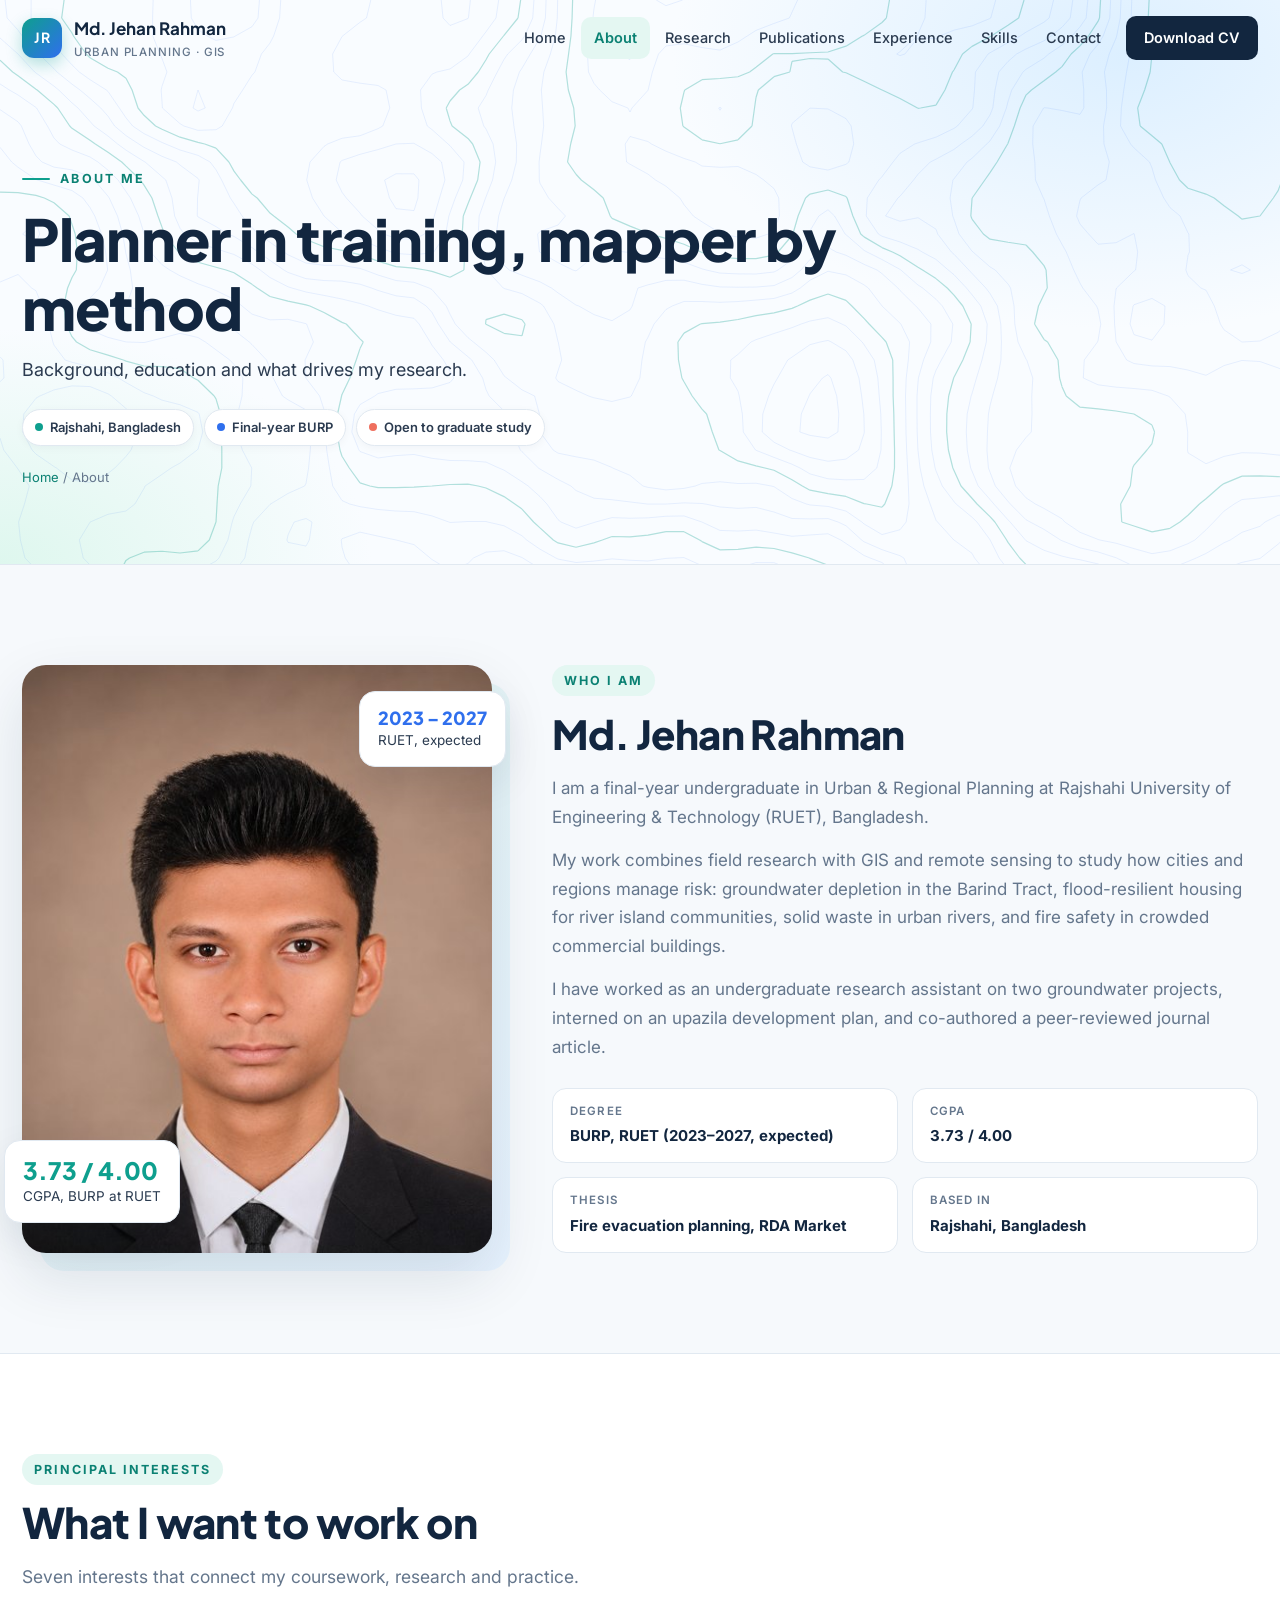
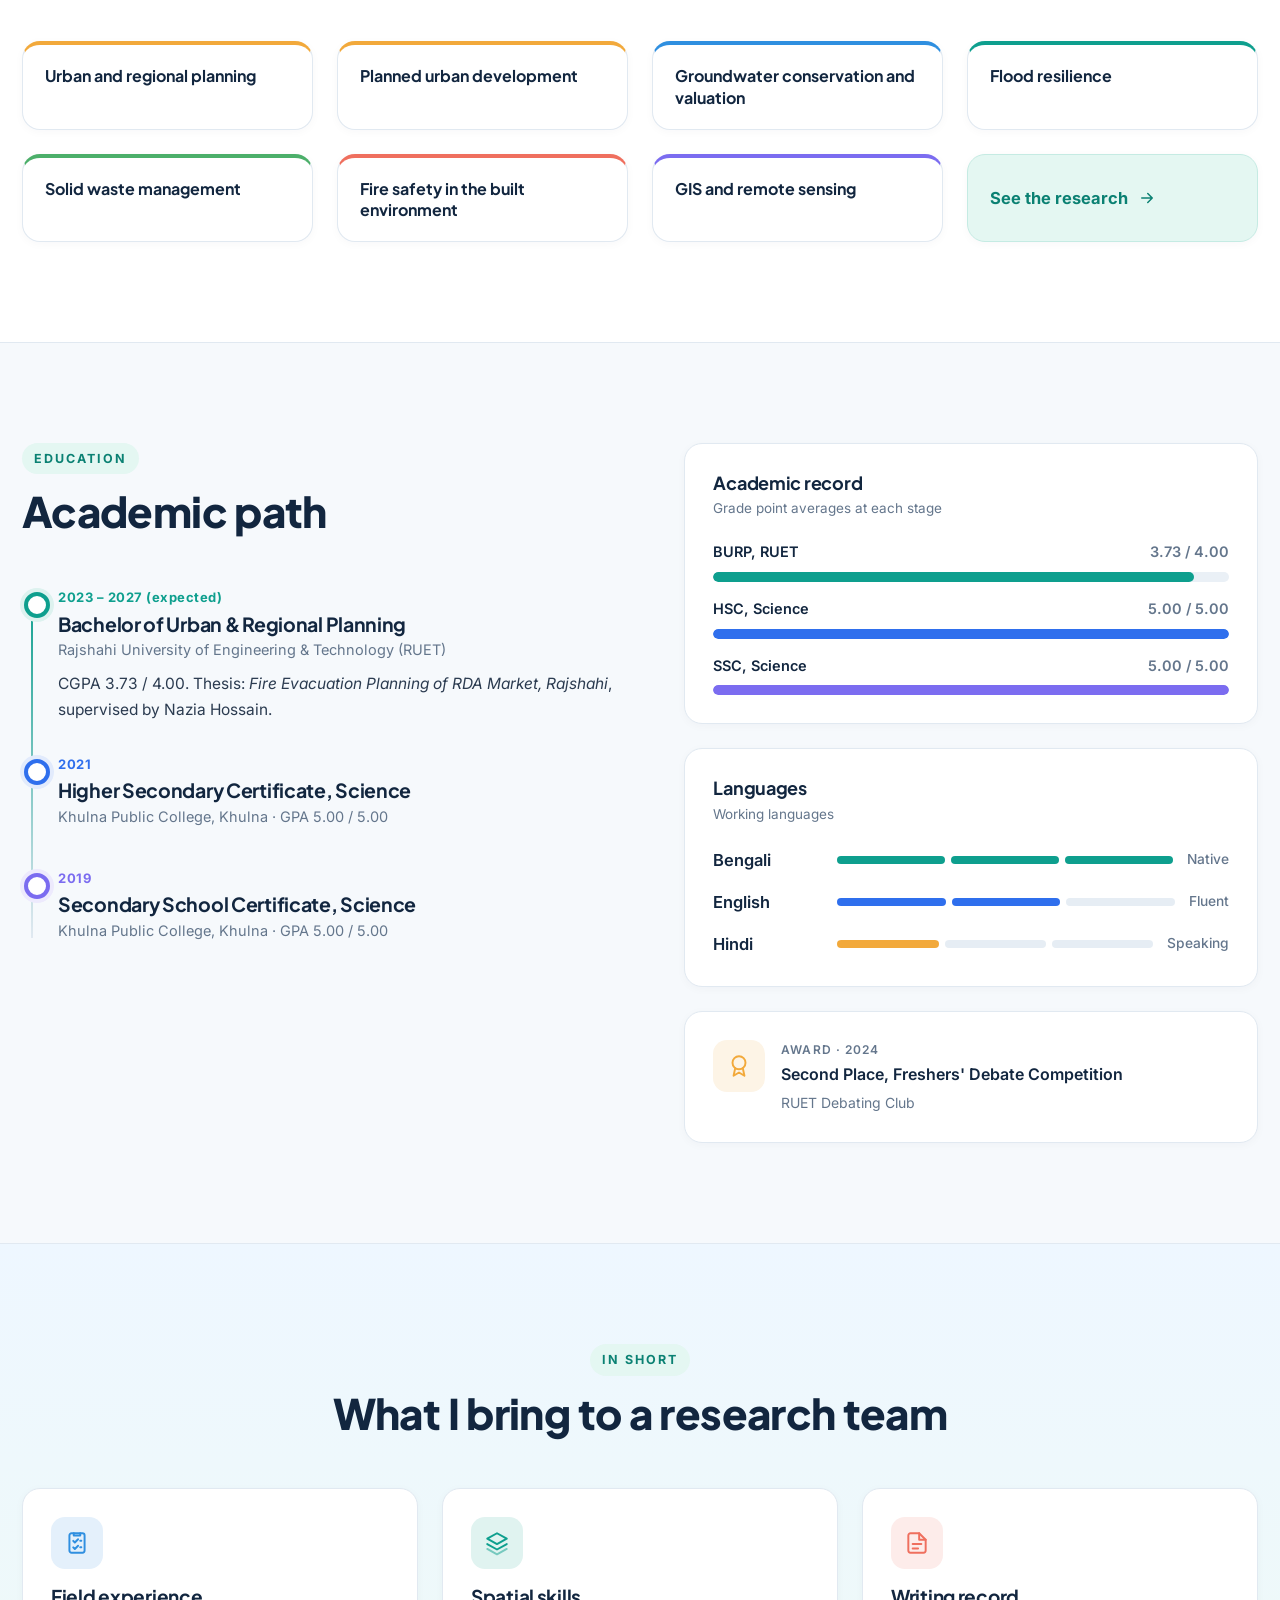
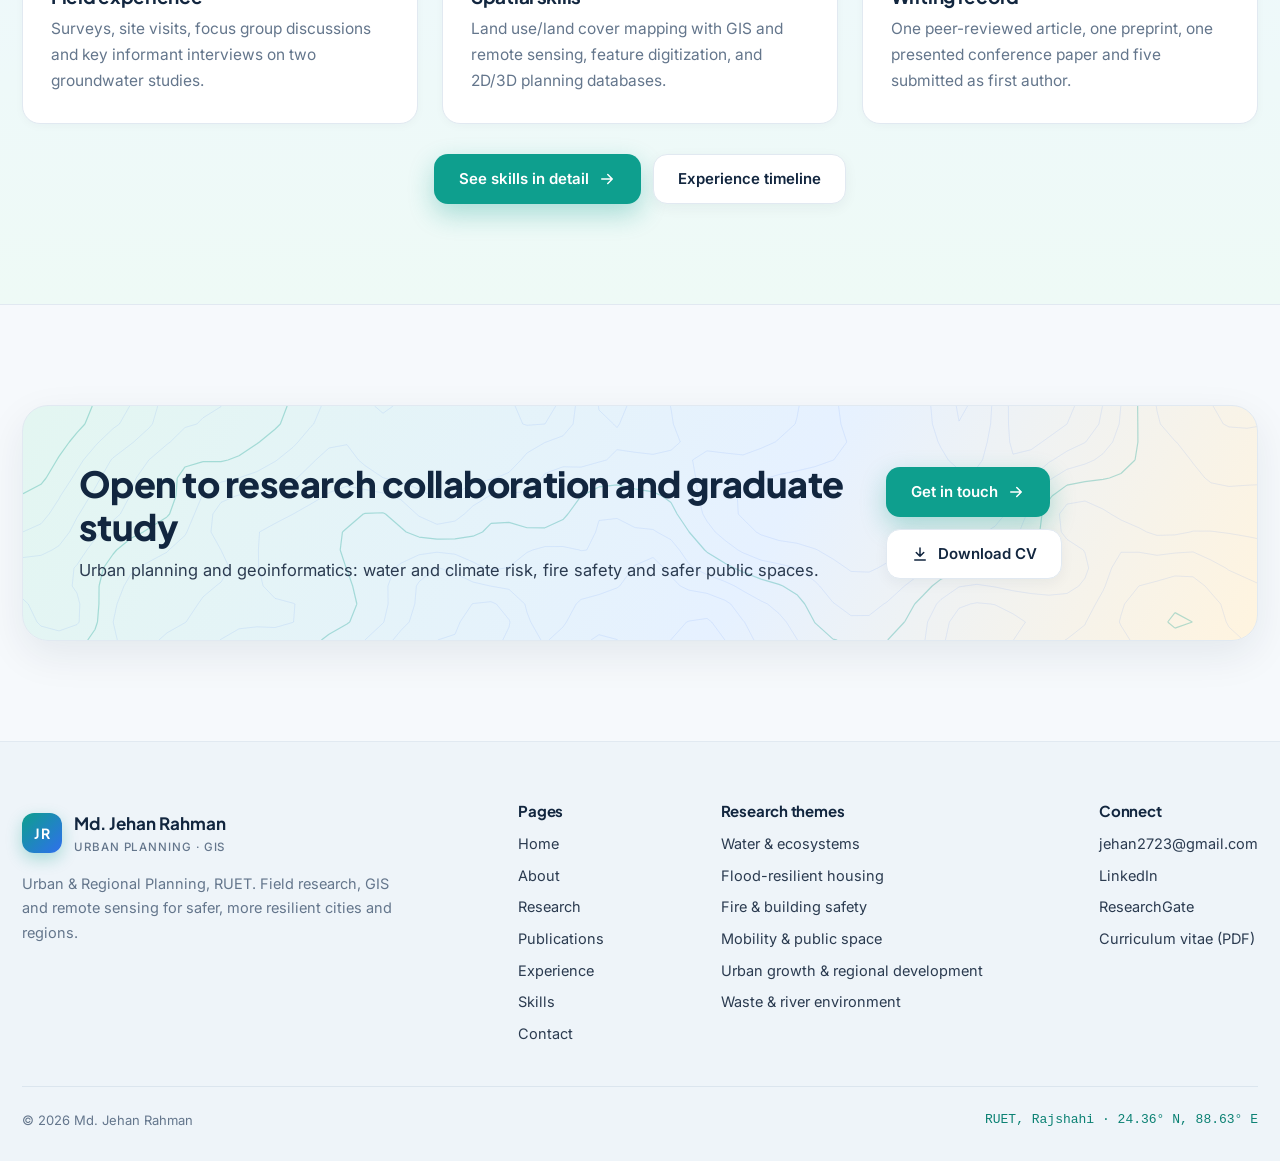
<file: about.html>
<!DOCTYPE html>
<html lang="en">
<head>
<meta charset="utf-8">
<meta name="viewport" content="width=device-width, initial-scale=1">
<title>About | Md. Jehan Rahman</title>
<meta name="description" content="Background, education and interests of Md. Jehan Rahman, Urban &amp; Regional Planning, RUET.">
<meta property="og:title" content="About | Md. Jehan Rahman">
<meta property="og:description" content="Background, education and interests of Md. Jehan Rahman, Urban &amp; Regional Planning, RUET.">
<meta property="og:image" content="assets/img/photo.jpg">
<meta name="theme-color" content="#f9fcff">
<link rel="icon" href="data:image/svg+xml,%3Csvg xmlns='http://www.w3.org/2000/svg' viewBox='0 0 64 64'%3E%3Crect width='64' height='64' rx='16' fill='%230e9f8e'/%3E%3Cpath d='M12 46 26 27l9 11 6-7 11 15z' fill='%23fff'/%3E%3Ccircle cx='44' cy='20' r='5' fill='%23f2a93b'/%3E%3C/svg%3E">
<link rel="preconnect" href="https://fonts.googleapis.com"><link rel="preconnect" href="https://fonts.gstatic.com" crossorigin>
<link href="https://fonts.googleapis.com/css2?family=Inter:wght@400;500;600;700&family=Plus+Jakarta+Sans:wght@600;700;800&display=swap" rel="stylesheet">
<link rel="stylesheet" href="assets/css/style.css">
</head>
<body data-page="about">
<div class="progress"></div>
<header class="site-head">
  <div class="wrap">
    <a class="brand" href="index.html"><span class="mk">JR</span><span>Md. Jehan Rahman<small>Urban Planning · GIS</small></span></a>
    <button class="menu-btn" aria-label="Open menu" aria-expanded="false"><span></span><span></span><span></span></button>
    <nav class="nav" aria-label="Main"><a href="index.html" data-p="home">Home</a><a href="about.html" data-p="about">About</a><a href="research.html" data-p="research">Research</a><a href="publications.html" data-p="publications">Publications</a><a href="experience.html" data-p="experience">Experience</a><a href="skills.html" data-p="skills">Skills</a><a href="contact.html" data-p="contact">Contact</a><a class="cv" href="cv.pdf" target="_blank" rel="noopener">Download CV</a></nav>
  </div>
</header>
<main>
<section class="banner"><canvas class="contours" data-seed="3" aria-hidden="true"></canvas>
  <div class="wrap"><span class="eyebrow">About me</span><h1>Planner in training, mapper by method</h1><p>Background, education and what drives my research.</p><div class="quick"><span class="pill" style="--c:#0e9f8e"><i></i>Rajshahi, Bangladesh</span><span class="pill" style="--c:#2f6fed"><i></i>Final-year BURP</span><span class="pill" style="--c:#ef6f5e"><i></i>Open to graduate study</span></div>
  <div class="crumbs"><a href="index.html">Home</a> / About</div></div></section>
<section class="blk"><div class="wrap split" style="grid-template-columns:.8fr 1.2fr">
  <div class="portrait rv"><img src="assets/img/photo.jpg" alt="Portrait of Md. Jehan Rahman"><div class="chip"><b>3.73 / 4.00</b>CGPA, BURP at RUET</div><div class="chip chip2"><b>2023 – 2027</b>RUET, expected</div></div>
  <div class="rv d1">
    <span class="kicker">Who I am</span><h2 style="font-size:clamp(28px,3.2vw,40px);font-weight:800;margin:14px 0 16px">Md. Jehan Rahman</h2>
    <p class="lead-p">I am a final-year undergraduate in Urban &amp; Regional Planning at Rajshahi University of Engineering &amp; Technology (RUET), Bangladesh.</p>
    <p class="lead-p">My work combines field research with GIS and remote sensing to study how cities and regions manage risk: groundwater depletion in the Barind Tract, flood-resilient housing for river island communities, solid waste in urban rivers, and fire safety in crowded commercial buildings.</p>
    <p class="lead-p">I have worked as an undergraduate research assistant on two groundwater projects, interned on an upazila development plan, and co-authored a peer-reviewed journal article.</p>
    <div class="facts">
      <div><small>Degree</small><b>BURP, RUET (2023–2027, expected)</b></div>
      <div><small>CGPA</small><b>3.73 / 4.00</b></div>
      <div><small>Thesis</small><b>Fire evacuation planning, RDA Market</b></div>
      <div><small>Based in</small><b>Rajshahi, Bangladesh</b></div>
    </div>
  </div>
</div></section>

<section class="blk alt"><div class="wrap">
  <div class="sec-head rv"><span class="kicker">Principal interests</span><h2>What I want to work on</h2><p>Seven interests that connect my coursework, research and practice.</p></div>
  <div class="grid g4 rv"><div class="card" style="padding:20px 22px;border-top:4px solid #f2a93b"><b style="color:var(--ink);font-family:var(--head);font-size:16px;line-height:1.35;display:block">Urban and regional planning</b></div><div class="card" style="padding:20px 22px;border-top:4px solid #f2a93b"><b style="color:var(--ink);font-family:var(--head);font-size:16px;line-height:1.35;display:block">Planned urban development</b></div><div class="card" style="padding:20px 22px;border-top:4px solid #2f8fe0"><b style="color:var(--ink);font-family:var(--head);font-size:16px;line-height:1.35;display:block">Groundwater conservation and valuation</b></div><div class="card" style="padding:20px 22px;border-top:4px solid #0e9f8e"><b style="color:var(--ink);font-family:var(--head);font-size:16px;line-height:1.35;display:block">Flood resilience</b></div><div class="card" style="padding:20px 22px;border-top:4px solid #4caf6a"><b style="color:var(--ink);font-family:var(--head);font-size:16px;line-height:1.35;display:block">Solid waste management</b></div><div class="card" style="padding:20px 22px;border-top:4px solid #ef6f5e"><b style="color:var(--ink);font-family:var(--head);font-size:16px;line-height:1.35;display:block">Fire safety in the built environment</b></div><div class="card" style="padding:20px 22px;border-top:4px solid #7b6cf0"><b style="color:var(--ink);font-family:var(--head);font-size:16px;line-height:1.35;display:block">GIS and remote sensing</b></div>
    <a class="card" href="research.html" style="padding:20px 22px;background:var(--mint);border-color:#c5ebe3;display:flex;align-items:center;gap:10px;font-weight:700;color:var(--prid)">See the research <svg viewBox="0 0 24 24" fill="none" stroke="currentColor" stroke-width="2" stroke-linecap="round" stroke-linejoin="round" width="18" height="18" aria-hidden="true"><path d="M5 12h14M13 6l6 6-6 6"/></svg></a></div>
</div></section>

<section class="blk"><div class="wrap split" style="align-items:start">
  <div class="rv">
    <div class="sec-head rv"><span class="kicker">Education</span><h2>Academic path</h2></div>
    <div class="tl">
      <div class="it" style="--c:#0e9f8e"><div class="when">2023 – 2027 (expected)</div><h3>Bachelor of Urban &amp; Regional Planning</h3><div class="org">Rajshahi University of Engineering &amp; Technology (RUET)</div>
        <p style="color:var(--text);font-size:15.5px">CGPA 3.73 / 4.00. Thesis: <i>Fire Evacuation Planning of RDA Market, Rajshahi</i>, supervised by Nazia Hossain.</p></div>
      <div class="it" style="--c:#2f6fed"><div class="when">2021</div><h3>Higher Secondary Certificate, Science</h3><div class="org">Khulna Public College, Khulna · GPA 5.00 / 5.00</div></div>
      <div class="it" style="--c:#7b6cf0"><div class="when">2019</div><h3>Secondary School Certificate, Science</h3><div class="org">Khulna Public College, Khulna · GPA 5.00 / 5.00</div></div>
    </div>
  </div>
  <div class="grid rv d1">
    <div class="card flat chart-card"><h3>Academic record</h3><div class="sub">Grade point averages at each stage</div>
      <div class="hbars">
        <div class="hb" style="--c:#0e9f8e"><div class="top">BURP, RUET <span>3.73 / 4.00</span></div><div class="track"><div class="fill" data-w="93.25"></div></div></div>
        <div class="hb" style="--c:#2f6fed"><div class="top">HSC, Science <span>5.00 / 5.00</span></div><div class="track"><div class="fill" data-w="100"></div></div></div>
        <div class="hb" style="--c:#7b6cf0"><div class="top">SSC, Science <span>5.00 / 5.00</span></div><div class="track"><div class="fill" data-w="100"></div></div></div>
      </div></div>
    <div class="card flat chart-card"><h3>Languages</h3><div class="sub">Working languages</div>
      <div class="lang">
        <div class="l" style="--c:#0e9f8e">Bengali<div class="dots"><i class="f"></i><i class="f"></i><i class="f"></i></div><small>Native</small></div>
        <div class="l" style="--c:#2f6fed">English<div class="dots"><i class="f"></i><i class="f"></i><i></i></div><small>Fluent</small></div>
        <div class="l" style="--c:#f2a93b">Hindi<div class="dots"><i class="f"></i><i></i><i></i></div><small>Speaking</small></div>
      </div></div>
    <div class="card flat cbox"><div class="ico" style="--c:#f2a93b"><svg viewBox="0 0 24 24" fill="none" stroke="currentColor" stroke-width="1.8" stroke-linecap="round" stroke-linejoin="round" aria-hidden="true"><circle cx="12" cy="9" r="6"/><path d="m8.5 14-1.5 7 5-3 5 3-1.5-7"/></svg></div><div><small>Award · 2024</small><b>Second Place, Freshers&#39; Debate Competition</b><p>RUET Debating Club</p></div></div>
  </div>
</div></section>

<section class="blk tint"><div class="wrap">
  <div class="sec-head rv center"><span class="kicker">In short</span><h2>What I bring to a research team</h2></div>
  <div class="grid g3">
    <div class="card rv"><div class="ico" style="--c:#2f8fe0"><svg viewBox="0 0 24 24" fill="none" stroke="currentColor" stroke-width="1.8" stroke-linecap="round" stroke-linejoin="round" aria-hidden="true"><rect x="5" y="3" width="14" height="18" rx="2"/><path d="M9 3v2h6V3M8.5 10l1.5 1.5L13 8.5M8.5 16l1.5 1.5L13 14.5M15 10h1M15 16h1"/></svg></div><h3>Field experience</h3><p>Surveys, site visits, focus group discussions and key informant interviews on two groundwater studies.</p></div>
    <div class="card rv d1"><div class="ico" style="--c:#0e9f8e"><svg viewBox="0 0 24 24" fill="none" stroke="currentColor" stroke-width="1.8" stroke-linecap="round" stroke-linejoin="round" aria-hidden="true"><path d="m12 3 9 5-9 5-9-5 9-5z"/><path d="m3 13 9 5 9-5"/><path d="m3 17.5 9 5 9-5" opacity=".5"/></svg></div><h3>Spatial skills</h3><p>Land use/land cover mapping with GIS and remote sensing, feature digitization, and 2D/3D planning databases.</p></div>
    <div class="card rv d2"><div class="ico" style="--c:#ef6f5e"><svg viewBox="0 0 24 24" fill="none" stroke="currentColor" stroke-width="1.8" stroke-linecap="round" stroke-linejoin="round" aria-hidden="true"><path d="M14 3H6a2 2 0 0 0-2 2v14a2 2 0 0 0 2 2h12a2 2 0 0 0 2-2V9z"/><path d="M14 3v6h6M8 13h8M8 17h5"/></svg></div><h3>Writing record</h3><p>One peer-reviewed article, one preprint, one presented conference paper and five submitted as first author.</p></div>
  </div>
  <div class="btns rv" style="justify-content:center"><a class="btn pri" href="skills.html">See skills in detail <svg viewBox="0 0 24 24" fill="none" stroke="currentColor" stroke-width="2" stroke-linecap="round" stroke-linejoin="round" width="18" height="18" aria-hidden="true"><path d="M5 12h14M13 6l6 6-6 6"/></svg></a><a class="btn line" href="experience.html">Experience timeline</a></div>
</div></section>
<section class="blk"><div class="wrap"><div class="cta rv"><canvas class="contours" data-seed="21" aria-hidden="true"></canvas>
  <div><h2>Open to research collaboration and graduate study</h2><p>Urban planning and geoinformatics: water and climate risk, fire safety and safer public spaces.</p></div>
  <div class="btns" style="margin:0"><a class="btn pri" href="contact.html">Get in touch <svg viewBox="0 0 24 24" fill="none" stroke="currentColor" stroke-width="2" stroke-linecap="round" stroke-linejoin="round" width="18" height="18" aria-hidden="true"><path d="M5 12h14M13 6l6 6-6 6"/></svg></a><a class="btn line" href="cv.pdf" target="_blank" rel="noopener"><svg viewBox="0 0 24 24" fill="none" stroke="currentColor" stroke-width="2" stroke-linecap="round" stroke-linejoin="round" width="18" height="18" aria-hidden="true"><path d="M12 4v11M7 10l5 5 5-5M5 20h14"/></svg> Download CV</a></div>
</div></div></section>
</main>
<footer>
  <div class="wrap">
    <div class="top">
      <div style="max-width:380px">
        <a class="brand" href="index.html" style="margin-bottom:14px"><span class="mk">JR</span><span>Md. Jehan Rahman<small>Urban Planning · GIS</small></span></a>
        <p>Urban &amp; Regional Planning, RUET. Field research, GIS and remote sensing for safer, more resilient cities and regions.</p>
      </div>
      <div><h4>Pages</h4><a href="index.html">Home</a><a href="about.html">About</a><a href="research.html">Research</a><a href="publications.html">Publications</a><a href="experience.html">Experience</a><a href="skills.html">Skills</a><a href="contact.html">Contact</a></div>
      <div><h4>Research themes</h4><a href="research.html#water">Water &amp; ecosystems</a><a href="research.html#flood">Flood-resilient housing</a><a href="research.html#fire">Fire &amp; building safety</a><a href="research.html#mobility">Mobility &amp; public space</a><a href="research.html#urban">Urban growth &amp; regional development</a><a href="publications.html#waste">Waste &amp; river environment</a></div>
      <div><h4>Connect</h4>
        <a href="https://mail.google.com/mail/?view=cm&amp;fs=1&amp;to=jehan2723@gmail.com" target="_blank" rel="noopener">jehan2723@gmail.com</a>
        <a href="https://www.linkedin.com/in/jehanrahmanofficial/" target="_blank" rel="noopener">LinkedIn</a>
        <a href="https://www.researchgate.net/profile/Md-Jehan-Rahman" target="_blank" rel="noopener">ResearchGate</a>
        <a href="cv.pdf" target="_blank" rel="noopener">Curriculum vitae (PDF)</a>
      </div>
    </div>
    <div class="bot"><span>© <span id="yr">2026</span> Md. Jehan Rahman</span><span class="mono coords">RUET, Rajshahi · 24.36° N, 88.63° E</span></div>
  </div>
</footer>
<button class="totop" aria-label="Back to top">↑</button>
<script src="assets/js/main.js"></script>
</body>
</html>
</file>
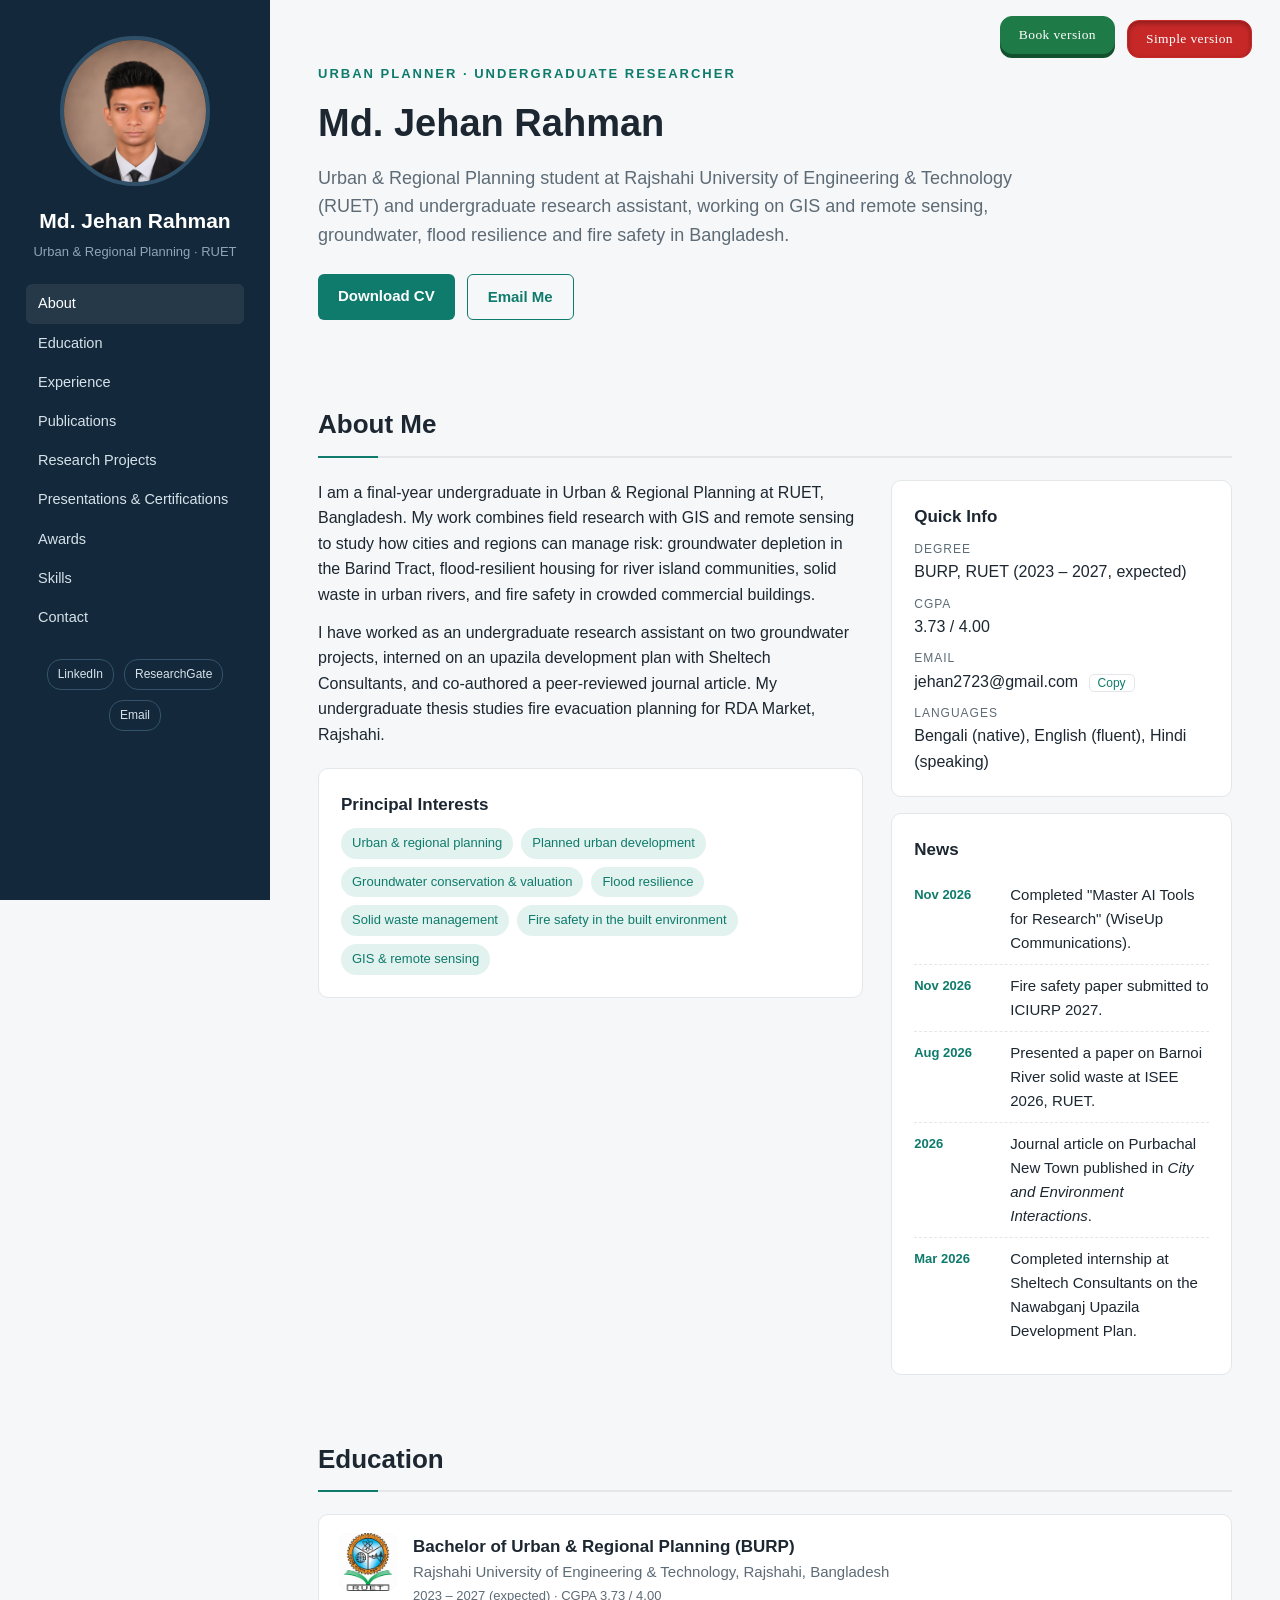
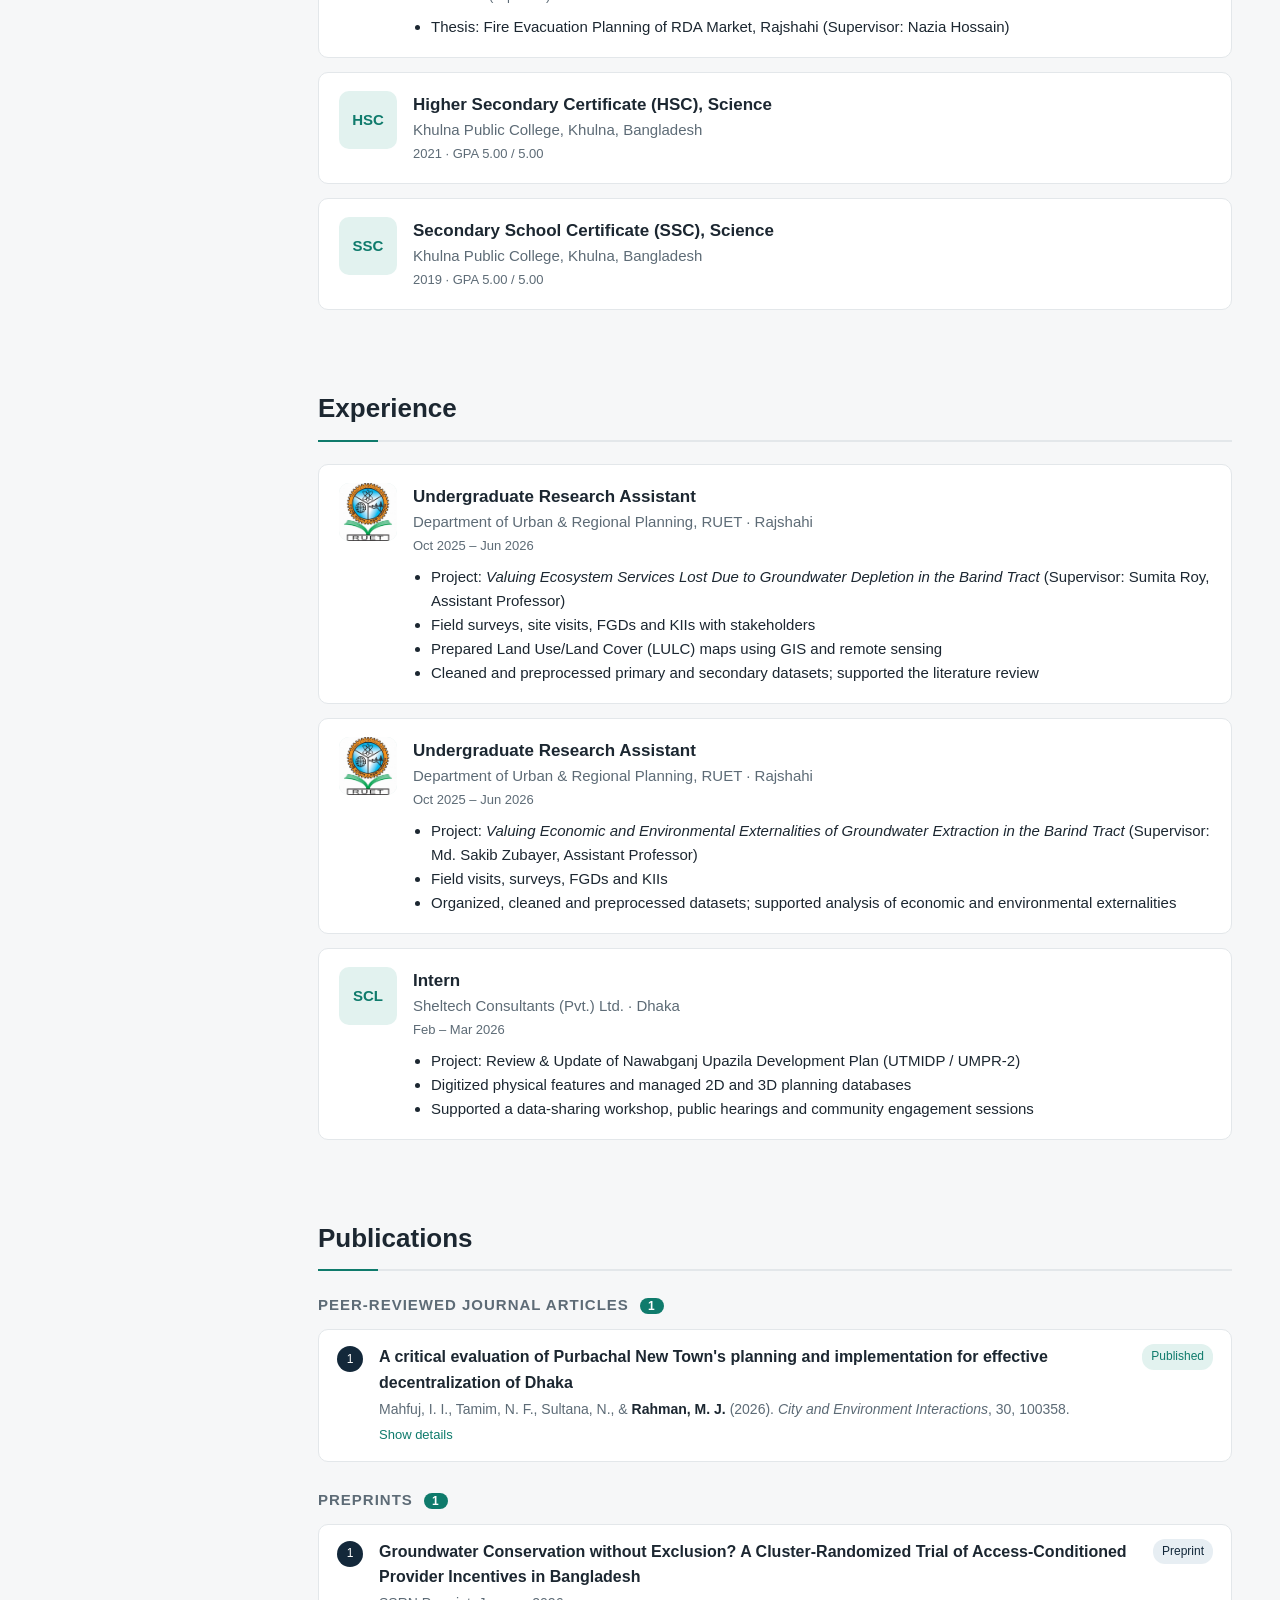
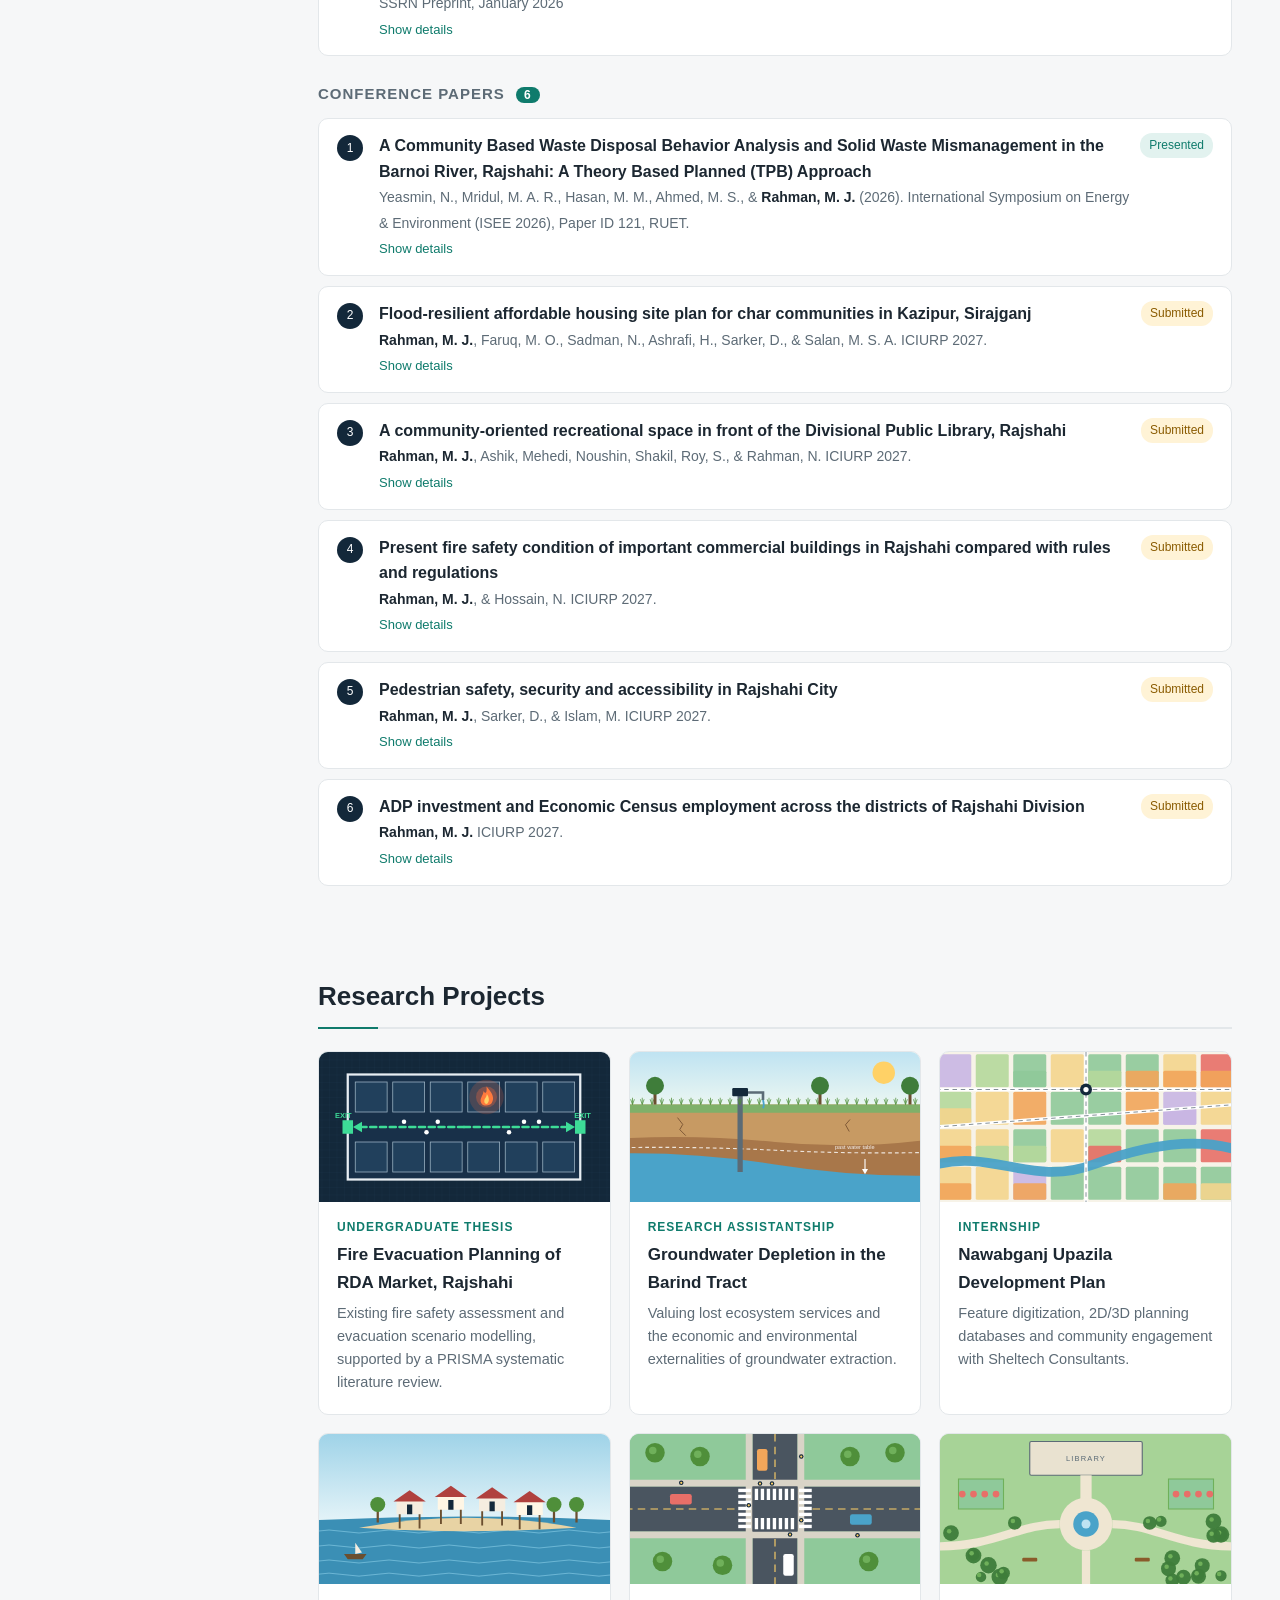
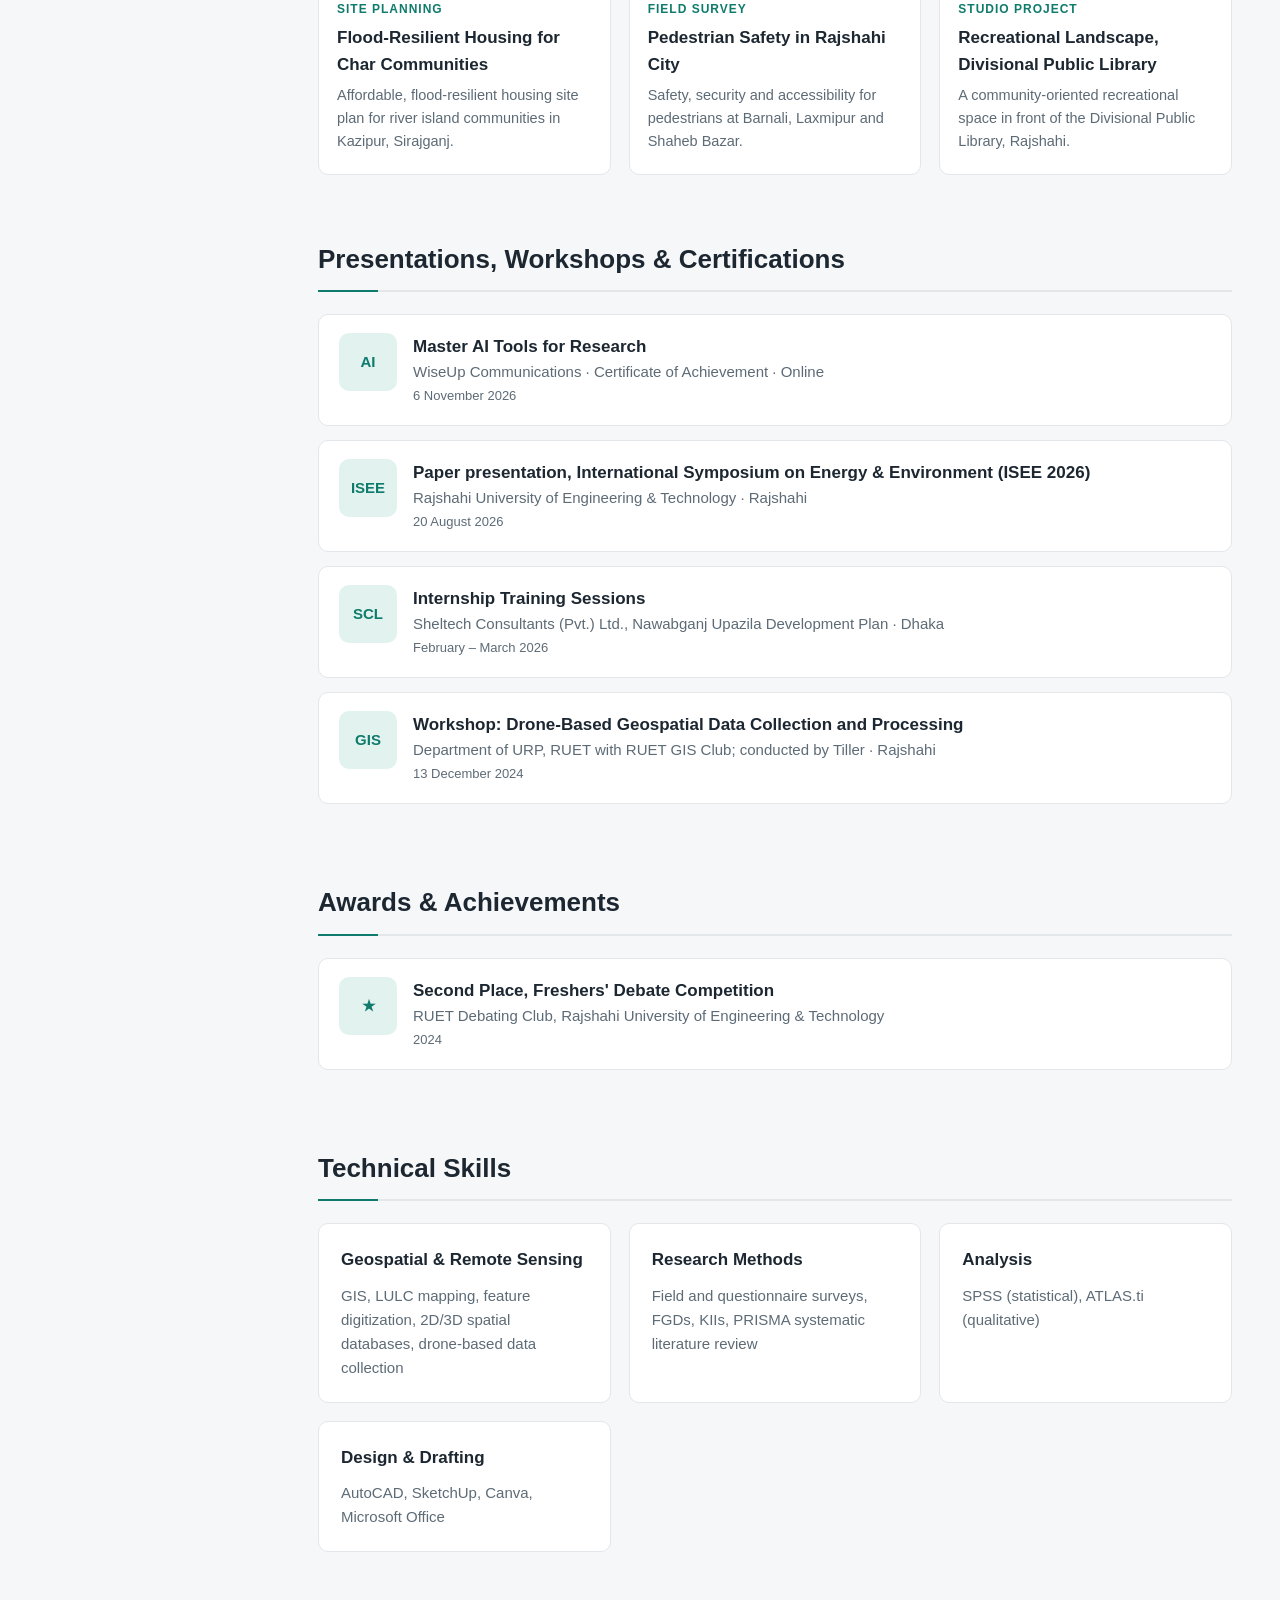
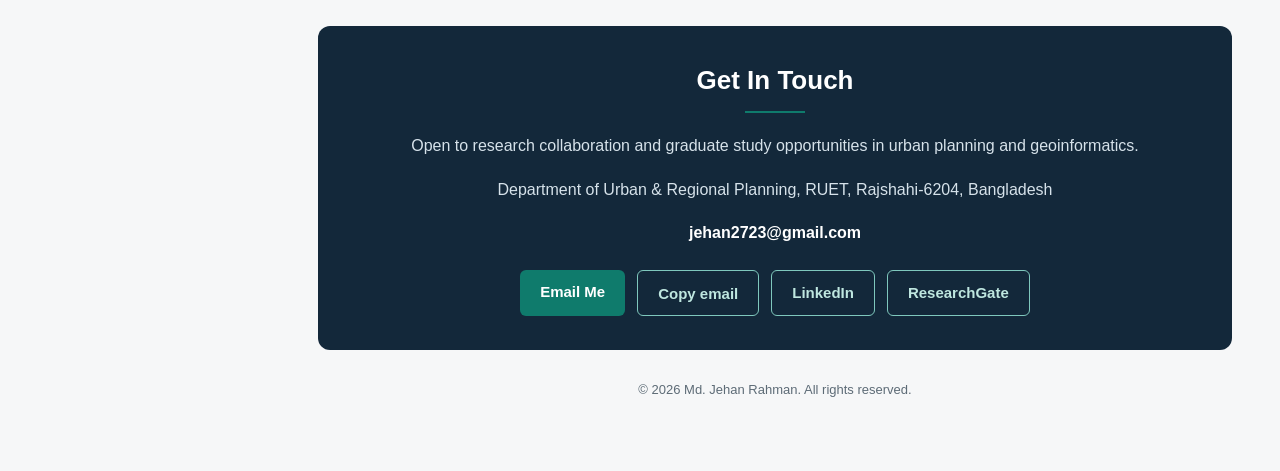
<file: classic.html>
<!DOCTYPE html>
<html lang="en">
<head>
<meta charset="UTF-8">
<meta name="viewport" content="width=device-width, initial-scale=1.0">
<title>Md. Jehan Rahman | Urban & Regional Planning</title>
<meta name="description" content="Md. Jehan Rahman, Urban & Regional Planning student and undergraduate research assistant at RUET, Bangladesh. GIS and remote sensing, groundwater, flood resilience and fire safety.">
<link rel="icon" href="images/photo.jpg">
<style>
  :root{
    --side:#13283a; --side-ink:#d6e2ea; --side-muted:#8fa6b6;
    --ink:#1c2731; --muted:#5d6b76; --bg:#f6f7f8; --card:#ffffff;
    --accent:#0f7b6c; --accent-soft:#e2f2ef; --line:#e3e7ea; --badge:#fff3d6; --badge-ink:#8a5b00;
  }
  *{box-sizing:border-box;margin:0;padding:0}
  html{scroll-behavior:smooth}
  body{font-family:"Segoe UI",Roboto,Helvetica,Arial,sans-serif;color:var(--ink);background:var(--bg);line-height:1.6;font-size:16px}
  a{color:var(--accent);text-decoration:none}
  a:hover{text-decoration:underline}

  /* Sidebar */
  aside{position:fixed;top:0;left:0;bottom:0;width:270px;background:var(--side);color:var(--side-ink);padding:36px 26px;overflow-y:auto;z-index:20;transition:transform .25s}
  .photo{width:150px;height:150px;border-radius:50%;margin:0 auto 18px;background:#2a4357;border:4px solid #2f5068;display:flex;align-items:center;justify-content:center;font-size:44px;color:#9fb6c6;overflow:hidden}
  .photo img{width:100%;height:100%;object-fit:cover}
  aside h1{font-size:21px;text-align:center;font-weight:600;color:#fff}
  aside .role{text-align:center;font-size:13px;color:var(--side-muted);margin:4px 0 22px}
  aside nav a{display:block;color:var(--side-ink);padding:8px 12px;border-radius:6px;font-size:14.5px}
  aside nav a:hover,aside nav a.active{background:rgba(255,255,255,.08);text-decoration:none;color:#fff}
  .social{display:flex;justify-content:center;gap:10px;margin-top:22px;flex-wrap:wrap}
  .social a{font-size:12px;color:var(--side-ink);border:1px solid #33536b;padding:5px 10px;border-radius:14px}
  .social a:hover{background:rgba(255,255,255,.08);text-decoration:none}

  /* Mobile top bar */
  .topbar{display:none;position:sticky;top:0;background:var(--side);color:#fff;height:56px;align-items:center;justify-content:space-between;padding:0 18px;z-index:30}
  .topbar button{background:none;border:1px solid #33536b;color:#fff;padding:6px 12px;border-radius:6px;font-size:14px;cursor:pointer}

  main{margin-left:270px;padding:0 48px 60px;max-width:1100px}
  section{padding:54px 0 10px}
  h2{font-size:26px;font-weight:600;margin-bottom:22px;padding-bottom:10px;border-bottom:2px solid var(--line);position:relative}
  h2::after{content:"";position:absolute;left:0;bottom:-2px;width:60px;height:2px;background:var(--accent)}
  h3{font-size:17px;font-weight:600}

  /* Hero */
  .hero{padding:64px 0 30px}
  .hero .kicker{color:var(--accent);font-size:13px;font-weight:600;letter-spacing:2px;text-transform:uppercase}
  .hero h2{border:none;font-size:38px;margin:8px 0 10px;padding:0}
  .hero h2::after{display:none}
  .hero p{font-size:18px;color:var(--muted);max-width:720px}
  .btns{display:flex;gap:12px;margin-top:24px;flex-wrap:wrap}
  .btn{padding:10px 20px;border-radius:6px;font-size:15px;font-weight:600}
  .btn.primary{background:var(--accent);color:#fff}
  .btn.ghost{border:1.5px solid var(--accent);color:var(--accent)}
  .btn:hover{text-decoration:none;opacity:.9}

  /* About */
  .about-grid{display:grid;grid-template-columns:1.6fr 1fr;gap:28px}
  .panel{background:var(--card);border:1px solid var(--line);border-radius:10px;padding:22px}
  .panel h3{margin-bottom:10px}
  .interests{display:flex;flex-wrap:wrap;gap:8px;margin-top:6px}
  .interests span{background:var(--accent-soft);color:var(--accent);font-size:13px;padding:5px 11px;border-radius:16px}
  .info dt{font-size:12px;text-transform:uppercase;letter-spacing:1px;color:var(--muted);margin-top:10px}
  .info dt:first-child{margin-top:0}
  .news{list-style:none;margin-top:6px}
  .news li{display:grid;grid-template-columns:86px 1fr;gap:10px;padding:9px 0;border-bottom:1px dashed var(--line);font-size:15px}
  .news li:last-child{border:none}
  .news .date{font-weight:600;color:var(--accent);font-size:13px;padding-top:2px}

  /* Entries (education, appointments, awards) */
  .entry{display:grid;grid-template-columns:58px 1fr;gap:16px;background:var(--card);border:1px solid var(--line);border-radius:10px;padding:18px 20px;margin-bottom:14px}
  .logo{width:58px;height:58px;border-radius:10px;background:var(--accent-soft);color:var(--accent);display:flex;align-items:center;justify-content:center;font-weight:700;font-size:15px;overflow:hidden}
  .logo img{width:100%;height:100%;object-fit:contain}
  .entry .org{color:var(--muted);font-size:15px}
  .entry .when{font-size:13px;color:var(--muted);margin-top:2px}
  .entry ul{margin:8px 0 0 18px;font-size:15px}

  /* Publications */
  .pub-group{margin-bottom:26px}
  .pub-group h3{font-size:15px;text-transform:uppercase;letter-spacing:1px;color:var(--muted);margin-bottom:12px}
  .pub-group h3 .count{background:var(--accent);color:#fff;border-radius:10px;padding:1px 8px;font-size:12px;margin-left:6px}
  details.pub{background:var(--card);border:1px solid var(--line);border-radius:10px;padding:14px 18px;margin-bottom:10px}
  details.pub summary{cursor:pointer;list-style:none;display:grid;grid-template-columns:32px 1fr auto;gap:10px;align-items:start}
  details.pub summary::-webkit-details-marker{display:none}
  .num{width:26px;height:26px;border-radius:50%;background:var(--side);color:#fff;font-size:12px;display:flex;align-items:center;justify-content:center;margin-top:2px}
  .pub .t{font-weight:600}
  .pub .a{font-size:14px;color:var(--muted)}
  .pub .a b{color:var(--ink)}
  .status{font-size:12px;background:var(--badge);color:var(--badge-ink);padding:3px 9px;border-radius:12px;white-space:nowrap}
  .pub .more{font-size:13px;color:var(--accent);margin-top:4px}
  details[open] .more{display:none}
  .pub .abs{margin:12px 0 2px 42px;font-size:15px;color:var(--muted);border-left:3px solid var(--accent-soft);padding-left:12px}

  /* Projects */
  .proj-grid{display:grid;grid-template-columns:repeat(auto-fill,minmax(270px,1fr));gap:18px}
  .proj{background:var(--card);border:1px solid var(--line);border-radius:10px;overflow:hidden}
  .proj .img{height:150px;background:linear-gradient(135deg,#cfe6e1,#e7eef3);display:flex;align-items:center;justify-content:center;color:var(--muted);font-size:12px}
  .proj .img img{width:100%;height:100%;object-fit:cover}
  .proj .b{padding:16px 18px 20px}
  .proj .k{font-size:12px;text-transform:uppercase;letter-spacing:1px;color:var(--accent);font-weight:600;margin-bottom:4px}
  .proj p{font-size:14.5px;color:var(--muted);margin-top:6px}

  /* Gallery */
  .gallery{display:grid;grid-template-columns:repeat(auto-fill,minmax(210px,1fr));gap:14px}
  figure{background:var(--card);border:1px solid var(--line);border-radius:10px;overflow:hidden}
  figure .img{height:150px;background:linear-gradient(135deg,#e7eef3,#d9e8e4);display:flex;align-items:center;justify-content:center;color:var(--muted);font-size:12px}
  figure img{width:100%;height:150px;object-fit:cover;display:block}
  figcaption{font-size:13.5px;padding:10px 12px;color:var(--muted)}

  /* Contact */
  .contact{background:var(--side);color:var(--side-ink);border-radius:12px;padding:34px;text-align:center;margin-top:10px}
  .contact h2{color:#fff;border:none;display:inline-block}
  .contact h2::after{left:50%;transform:translateX(-50%)}
  .contact p{margin-bottom:18px}
  .contact .btn.ghost{border-color:#7fc8bd;color:#bfe7e0}
  .contact .btns{justify-content:center}
  footer{text-align:center;font-size:13px;color:var(--muted);padding:30px 0 0}

  @media (max-width:900px){
    .topbar{display:flex}
    aside{transform:translateX(-100%);top:56px}
    aside.open{transform:none}
    main{margin-left:0;padding:0 20px 50px}
    .about-grid{grid-template-columns:1fr}
    .hero h2{font-size:30px}
  }
  button.btn{cursor:pointer;background:none;font-family:inherit}
  .contact button.btn.ghost{border:1.5px solid #7fc8bd;color:#bfe7e0}
  .mini{font-size:12px;border:1px solid var(--line);background:#fff;border-radius:5px;padding:1px 8px;margin-left:6px;cursor:pointer;color:var(--accent)}
  .proj .img img{width:100%;height:100%;object-fit:cover;display:block}

  .vtabs{position:fixed;top:16px;right:28px;display:flex;gap:12px;z-index:100;align-items:center}
  .vtabs .vtab{font-family:Georgia,"Times New Roman",serif}
  .vtab.on{animation:press .7s .4s ease-out both}
  /* version tabs: Book = green, Simple = red, always. The version you are in sits pressed down. */
  .vtab{display:flex;align-items:center;height:38px;padding:0 18px;text-decoration:none;white-space:nowrap;color:#fff;
    font-size:13.5px;letter-spacing:.4px;border-radius:12px;transition:transform .25s, box-shadow .25s}
  .vtab:first-child{background:#1e7a46;border:1.5px solid #1e7a46;box-shadow:0 4px 0 #13502d}
  .vtab:last-child{background:#c62828;border:1.5px solid #c62828;box-shadow:0 4px 0 #8e1c1c}
  .vtab:first-child:not(.on):hover{transform:translateY(-2px);box-shadow:0 6px 0 #13502d;text-decoration:none}
  .vtab:last-child:not(.on):hover{transform:translateY(-2px);box-shadow:0 6px 0 #8e1c1c;text-decoration:none}
  .vtab.on,.vtab.on:hover{cursor:default;transform:translateY(4px);box-shadow:inset 0 2px 5px rgba(0,0,0,.32);text-decoration:none}
  @keyframes press{0%{transform:translateY(0)}55%{transform:translateY(6px)}100%{transform:translateY(4px)}}
  @media (max-width:760px){
    .vtabs .vtab:not(.on),.vtabs .vtab:not(.on):hover{transform:translateY(3px) scale(.96);box-shadow:inset 0 2px 5px rgba(0,0,0,.32);opacity:.92}
    .vtabs .vtab.on,.vtabs .vtab.on:hover{transform:translateY(-2px) scale(1.06);animation:rise .7s .4s ease-out both}
    .vtabs .vtab.on:first-child{box-shadow:0 4px 0 #13502d}
    .vtabs .vtab.on:last-child{box-shadow:0 4px 0 #8e1c1c}
  }
  @keyframes rise{0%{transform:translateY(3px) scale(.96)}60%{transform:translateY(-5px) scale(1.1)}100%{transform:translateY(-2px) scale(1.06)}}
  @media (max-width:900px){ .vtabs{top:62px;right:12px;gap:8px} .vtab{font-size:12.5px;padding:0 13px;height:32px} }
</style>
</head>
<body>

<div class="topbar">
  <strong>Jehan Rahman</strong>
  <button id="menuBtn" aria-label="Open menu">Menu</button>
</div>

<aside id="side">
  <div class="photo"><img src="images/photo.jpg" alt="Md. Jehan Rahman"></div>
  <h1>Md. Jehan Rahman</h1>
  <div class="role">Urban &amp; Regional Planning · RUET</div>
  <nav id="nav">
    <a href="#about">About</a>
    <a href="#education">Education</a>
    <a href="#experience">Experience</a>
    <a href="#publications">Publications</a>
    <a href="#research">Research Projects</a>
    <a href="#presentations">Presentations &amp; Certifications</a>
    <a href="#awards">Awards</a>
    <a href="#skills">Skills</a>
    <a href="#contact">Contact</a>
  </nav>
  <div class="social">
    <a href="https://www.linkedin.com/in/jehanrahmanofficial/" target="_blank" rel="noopener">LinkedIn</a>
    <a href="https://www.researchgate.net/profile/Md-Jehan-Rahman" target="_blank" rel="noopener">ResearchGate</a>
    <a href="https://mail.google.com/mail/?view=cm&amp;fs=1&amp;to=jehan2723@gmail.com" target="_blank" rel="noopener">Email</a>
  </div>
</aside>

<main>

  <div class="hero" id="top">
    <div class="kicker">Urban Planner · Undergraduate Researcher</div>
    <h2>Md. Jehan Rahman</h2>
    <p>Urban &amp; Regional Planning student at Rajshahi University of Engineering &amp; Technology (RUET) and undergraduate research assistant, working on GIS and remote sensing, groundwater, flood resilience and fire safety in Bangladesh.</p>
    <div class="btns">
      <!-- Put your CV in the same folder as this file and name it cv.pdf -->
      <a class="btn primary" href="cv.pdf">Download CV</a>
      <a class="btn ghost" href="https://mail.google.com/mail/?view=cm&amp;fs=1&amp;to=jehan2723@gmail.com" target="_blank" rel="noopener">Email Me</a>
    </div>
  </div>

  <section id="about">
    <h2>About Me</h2>
    <div class="about-grid">
      <div>
        <p>I am a final-year undergraduate in Urban &amp; Regional Planning at RUET, Bangladesh. My work combines field research with GIS and remote sensing to study how cities and regions can manage risk: groundwater depletion in the Barind Tract, flood-resilient housing for river island communities, solid waste in urban rivers, and fire safety in crowded commercial buildings.</p>
        <p style="margin-top:12px">I have worked as an undergraduate research assistant on two groundwater projects, interned on an upazila development plan with Sheltech Consultants, and co-authored a peer-reviewed journal article. My undergraduate thesis studies fire evacuation planning for RDA Market, Rajshahi.</p>
        <div class="panel" style="margin-top:20px">
          <h3>Principal Interests</h3>
          <div class="interests">
            <span>Urban &amp; regional planning</span>
            <span>Planned urban development</span>
            <span>Groundwater conservation &amp; valuation</span>
            <span>Flood resilience</span>
            <span>Solid waste management</span>
            <span>Fire safety in the built environment</span>
            <span>GIS &amp; remote sensing</span>
          </div>
        </div>
      </div>
      <div>
        <div class="panel">
          <h3>Quick Info</h3>
          <dl class="info">
            <dt>Degree</dt><dd>BURP, RUET (2023 – 2027, expected)</dd>
            <dt>CGPA</dt><dd>3.73 / 4.00</dd>
            <dt>Email</dt><dd>jehan2723@gmail.com <button class="mini copy-email" type="button">Copy</button></dd>
            <dt>Languages</dt><dd>Bengali (native), English (fluent), Hindi (speaking)</dd>
          </dl>
        </div>
        <div class="panel" style="margin-top:16px">
          <h3>News</h3>
          <ul class="news">
            <li><span class="date">Nov 2026</span><span>Completed "Master AI Tools for Research" (WiseUp Communications).</span></li>
            <li><span class="date">Nov 2026</span><span>Fire safety paper submitted to ICIURP 2027.</span></li>
            <li><span class="date">Aug 2026</span><span>Presented a paper on Barnoi River solid waste at ISEE 2026, RUET.</span></li>
            <li><span class="date">2026</span><span>Journal article on Purbachal New Town published in <i>City and Environment Interactions</i>.</span></li>
            <li><span class="date">Mar 2026</span><span>Completed internship at Sheltech Consultants on the Nawabganj Upazila Development Plan.</span></li>
          </ul>
        </div>
      </div>
    </div>
  </section>

  <section id="education">
    <h2>Education</h2>
    <div class="entry">
      <div class="logo"><img src="images/ruet.jpg" alt="RUET"></div>
      <div>
        <h3>Bachelor of Urban &amp; Regional Planning (BURP)</h3>
        <div class="org">Rajshahi University of Engineering &amp; Technology, Rajshahi, Bangladesh</div>
        <div class="when">2023 – 2027 (expected) · CGPA 3.73 / 4.00</div>
        <ul><li>Thesis: Fire Evacuation Planning of RDA Market, Rajshahi (Supervisor: Nazia Hossain)</li></ul>
      </div>
    </div>
    <div class="entry">
      <div class="logo">HSC</div>
      <div>
        <h3>Higher Secondary Certificate (HSC), Science</h3>
        <div class="org">Khulna Public College, Khulna, Bangladesh</div>
        <div class="when">2021 · GPA 5.00 / 5.00</div>
      </div>
    </div>
    <div class="entry">
      <div class="logo">SSC</div>
      <div>
        <h3>Secondary School Certificate (SSC), Science</h3>
        <div class="org">Khulna Public College, Khulna, Bangladesh</div>
        <div class="when">2019 · GPA 5.00 / 5.00</div>
      </div>
    </div>
  </section>

  <section id="experience">
    <h2>Experience</h2>
    <div class="entry">
      <div class="logo"><img src="images/ruet.jpg" alt="RUET"></div>
      <div>
        <h3>Undergraduate Research Assistant</h3>
        <div class="org">Department of Urban &amp; Regional Planning, RUET · Rajshahi</div>
        <div class="when">Oct 2025 – Jun 2026</div>
        <ul>
          <li>Project: <i>Valuing Ecosystem Services Lost Due to Groundwater Depletion in the Barind Tract</i> (Supervisor: Sumita Roy, Assistant Professor)</li>
          <li>Field surveys, site visits, FGDs and KIIs with stakeholders</li>
          <li>Prepared Land Use/Land Cover (LULC) maps using GIS and remote sensing</li>
          <li>Cleaned and preprocessed primary and secondary datasets; supported the literature review</li>
        </ul>
      </div>
    </div>
    <div class="entry">
      <div class="logo"><img src="images/ruet.jpg" alt="RUET"></div>
      <div>
        <h3>Undergraduate Research Assistant</h3>
        <div class="org">Department of Urban &amp; Regional Planning, RUET · Rajshahi</div>
        <div class="when">Oct 2025 – Jun 2026</div>
        <ul>
          <li>Project: <i>Valuing Economic and Environmental Externalities of Groundwater Extraction in the Barind Tract</i> (Supervisor: Md. Sakib Zubayer, Assistant Professor)</li>
          <li>Field visits, surveys, FGDs and KIIs</li>
          <li>Organized, cleaned and preprocessed datasets; supported analysis of economic and environmental externalities</li>
        </ul>
      </div>
    </div>
    <div class="entry">
      <div class="logo">SCL</div>
      <div>
        <h3>Intern</h3>
        <div class="org">Sheltech Consultants (Pvt.) Ltd. · Dhaka</div>
        <div class="when">Feb – Mar 2026</div>
        <ul>
          <li>Project: Review &amp; Update of Nawabganj Upazila Development Plan (UTMIDP / UMPR-2)</li>
          <li>Digitized physical features and managed 2D and 3D planning databases</li>
          <li>Supported a data-sharing workshop, public hearings and community engagement sessions</li>
        </ul>
      </div>
    </div>
  </section>

  <section id="publications">
    <h2>Publications</h2>

    <div class="pub-group">
      <h3>Peer-Reviewed Journal Articles <span class="count">1</span></h3>
      <details class="pub"><summary>
        <span class="num">1</span>
        <span><span class="t">A critical evaluation of Purbachal New Town's planning and implementation for effective decentralization of Dhaka</span><br>
        <span class="a">Mahfuj, I. I., Tamim, N. F., Sultana, N., &amp; <b>Rahman, M. J.</b> (2026). <i>City and Environment Interactions</i>, 30, 100358.</span><br><span class="more">Show details</span></span>
        <span class="status" style="background:#e2f2ef;color:#0f7b6c">Published</span></summary>
        <div class="abs">DOI: <a href="https://doi.org/10.1016/j.cacint.2026.100358" target="_blank" rel="noopener">10.1016/j.cacint.2026.100358</a></div>
      </details>
    </div>

    <div class="pub-group">
      <h3>Preprints <span class="count">1</span></h3>
      <details class="pub"><summary>
        <span class="num">1</span>
        <span><span class="t">Groundwater Conservation without Exclusion? A Cluster-Randomized Trial of Access-Conditioned Provider Incentives in Bangladesh</span><br>
        <span class="a">SSRN Preprint, January 2026</span><br><span class="more">Show details</span></span>
        <span class="status" style="background:#e7eef3;color:#13283a">Preprint</span></summary>
        <div class="abs">DOI: <a href="https://doi.org/10.2139/ssrn.7641831" target="_blank" rel="noopener">10.2139/ssrn.7641831</a></div>
      </details>
    </div>

    <div class="pub-group">
      <h3>Conference Papers <span class="count">6</span></h3>
      <details class="pub"><summary>
        <span class="num">1</span>
        <span><span class="t">A Community Based Waste Disposal Behavior Analysis and Solid Waste Mismanagement in the Barnoi River, Rajshahi: A Theory Based Planned (TPB) Approach</span><br>
        <span class="a">Yeasmin, N., Mridul, M. A. R., Hasan, M. M., Ahmed, M. S., &amp; <b>Rahman, M. J.</b> (2026). International Symposium on Energy &amp; Environment (ISEE 2026), Paper ID 121, RUET.</span><br><span class="more">Show details</span></span>
        <span class="status" style="background:#e2f2ef;color:#0f7b6c">Presented</span></summary>
        <div class="abs">Presented at ISEE 2026, Rajshahi University of Engineering &amp; Technology, 20 August 2026.</div>
      </details>
      <details class="pub"><summary>
        <span class="num">2</span>
        <span><span class="t">Flood-resilient affordable housing site plan for char communities in Kazipur, Sirajganj</span><br>
        <span class="a"><b>Rahman, M. J.</b>, Faruq, M. O., Sadman, N., Ashrafi, H., Sarker, D., &amp; Salan, M. S. A. ICIURP 2027.</span><br><span class="more">Show details</span></span>
        <span class="status">Submitted</span></summary>
        <div class="abs">First and corresponding author. An affordable, flood-resilient housing layout for char (river island) communities.</div>
      </details>
      <details class="pub"><summary>
        <span class="num">3</span>
        <span><span class="t">A community-oriented recreational space in front of the Divisional Public Library, Rajshahi</span><br>
        <span class="a"><b>Rahman, M. J.</b>, Ashik, Mehedi, Noushin, Shakil, Roy, S., &amp; Rahman, N. ICIURP 2027.</span><br><span class="more">Show details</span></span>
        <span class="status">Submitted</span></summary>
        <div class="abs">First and corresponding author. A landscape design proposal developed in the URP 3216 studio.</div>
      </details>
      <details class="pub"><summary>
        <span class="num">4</span>
        <span><span class="t">Present fire safety condition of important commercial buildings in Rajshahi compared with rules and regulations</span><br>
        <span class="a"><b>Rahman, M. J.</b>, &amp; Hossain, N. ICIURP 2027.</span><br><span class="more">Show details</span></span>
        <span class="status">Submitted</span></summary>
        <div class="abs">Assesses RDA Market, New Market and Theme Omar Plaza against fire safety rules, using regulatory review and field visits.</div>
      </details>
      <details class="pub"><summary>
        <span class="num">5</span>
        <span><span class="t">Pedestrian safety, security and accessibility in Rajshahi City</span><br>
        <span class="a"><b>Rahman, M. J.</b>, Sarker, D., &amp; Islam, M. ICIURP 2027.</span><br><span class="more">Show details</span></span>
        <span class="status">Submitted</span></summary>
        <div class="abs">Survey-based evaluation of pedestrian conditions at Barnali, Laxmipur and Shaheb Bazar.</div>
      </details>
      <details class="pub"><summary>
        <span class="num">6</span>
        <span><span class="t">ADP investment and Economic Census employment across the districts of Rajshahi Division</span><br>
        <span class="a"><b>Rahman, M. J.</b> ICIURP 2027.</span><br><span class="more">Show details</span></span>
        <span class="status">Submitted</span></summary>
        <div class="abs">Compares public development spending with employment patterns across districts.</div>
      </details>
    </div>
  </section>

  <section id="research">
    <h2>Research Projects</h2>
    <div class="proj-grid">
      <div class="proj"><div class="img"><img src="images/projects/fire-evacuation.svg" alt="Illustration of a market floor plan with fire exits and evacuation routes"></div><div class="b">
        <div class="k">Undergraduate thesis</div>
        <h3>Fire Evacuation Planning of RDA Market, Rajshahi</h3>
        <p>Existing fire safety assessment and evacuation scenario modelling, supported by a PRISMA systematic literature review.</p>
      </div></div>
      <div class="proj"><div class="img"><img src="images/projects/groundwater.svg" alt="Illustration of a falling groundwater table under farmland"></div><div class="b">
        <div class="k">Research assistantship</div>
        <h3>Groundwater Depletion in the Barind Tract</h3>
        <p>Valuing lost ecosystem services and the economic and environmental externalities of groundwater extraction.</p>
      </div></div>
      <div class="proj"><div class="img"><img src="images/projects/upazila-plan.svg" alt="Illustration of a land-use plan with roads and a river"></div><div class="b">
        <div class="k">Internship</div>
        <h3>Nawabganj Upazila Development Plan</h3>
        <p>Feature digitization, 2D/3D planning databases and community engagement with Sheltech Consultants.</p>
      </div></div>
      <div class="proj"><div class="img"><img src="images/projects/char-housing.svg" alt="Illustration of raised houses on a river char"></div><div class="b">
        <div class="k">Site planning</div>
        <h3>Flood-Resilient Housing for Char Communities</h3>
        <p>Affordable, flood-resilient housing site plan for river island communities in Kazipur, Sirajganj.</p>
      </div></div>
      <div class="proj"><div class="img"><img src="images/projects/pedestrian.svg" alt="Illustration of a street intersection with zebra crossings"></div><div class="b">
        <div class="k">Field survey</div>
        <h3>Pedestrian Safety in Rajshahi City</h3>
        <p>Safety, security and accessibility for pedestrians at Barnali, Laxmipur and Shaheb Bazar.</p>
      </div></div>
      <div class="proj"><div class="img"><img src="images/projects/library-landscape.svg" alt="Illustration of a park plan in front of a library"></div><div class="b">
        <div class="k">Studio project</div>
        <h3>Recreational Landscape, Divisional Public Library</h3>
        <p>A community-oriented recreational space in front of the Divisional Public Library, Rajshahi.</p>
      </div></div>
    </div>
  </section>

  <section id="presentations">
    <h2>Presentations, Workshops &amp; Certifications</h2>
    <div class="entry"><div class="logo">AI</div><div>
      <h3>Master AI Tools for Research</h3>
      <div class="org">WiseUp Communications · Certificate of Achievement · Online</div>
      <div class="when">6 November 2026</div>
    </div></div>
    <div class="entry"><div class="logo">ISEE</div><div>
      <h3>Paper presentation, International Symposium on Energy &amp; Environment (ISEE 2026)</h3>
      <div class="org">Rajshahi University of Engineering &amp; Technology · Rajshahi</div>
      <div class="when">20 August 2026</div>
    </div></div>
    <div class="entry"><div class="logo">SCL</div><div>
      <h3>Internship Training Sessions</h3>
      <div class="org">Sheltech Consultants (Pvt.) Ltd., Nawabganj Upazila Development Plan · Dhaka</div>
      <div class="when">February – March 2026</div>
    </div></div>
    <div class="entry"><div class="logo">GIS</div><div>
      <h3>Workshop: Drone-Based Geospatial Data Collection and Processing</h3>
      <div class="org">Department of URP, RUET with RUET GIS Club; conducted by Tiller · Rajshahi</div>
      <div class="when">13 December 2024</div>
    </div></div>
  </section>

  <section id="awards">
    <h2>Awards &amp; Achievements</h2>
    <div class="entry"><div class="logo">★</div><div>
      <h3>Second Place, Freshers' Debate Competition</h3>
      <div class="org">RUET Debating Club, Rajshahi University of Engineering &amp; Technology</div>
      <div class="when">2024</div>
    </div></div>
  </section>

  <section id="skills">
    <h2>Technical Skills</h2>
    <div class="proj-grid">
      <div class="panel"><h3>Geospatial &amp; Remote Sensing</h3><p style="color:var(--muted);font-size:15px">GIS, LULC mapping, feature digitization, 2D/3D spatial databases, drone-based data collection</p></div>
      <div class="panel"><h3>Research Methods</h3><p style="color:var(--muted);font-size:15px">Field and questionnaire surveys, FGDs, KIIs, PRISMA systematic literature review</p></div>
      <div class="panel"><h3>Analysis</h3><p style="color:var(--muted);font-size:15px">SPSS (statistical), ATLAS.ti (qualitative)</p></div>
      <div class="panel"><h3>Design &amp; Drafting</h3><p style="color:var(--muted);font-size:15px">AutoCAD, SketchUp, Canva, Microsoft Office</p></div>
    </div>
  </section>

  <section id="contact">
    <div class="contact">
      <h2>Get In Touch</h2>
      <p>Open to research collaboration and graduate study opportunities in urban planning and geoinformatics.</p>
      <p>Department of Urban &amp; Regional Planning, RUET, Rajshahi-6204, Bangladesh</p>
      <p><strong style="color:#fff">jehan2723@gmail.com</strong></p>
      <div class="btns">
        <a class="btn primary" href="https://mail.google.com/mail/?view=cm&amp;fs=1&amp;to=jehan2723@gmail.com" target="_blank" rel="noopener">Email Me</a>
        <button class="btn ghost copy-email" type="button">Copy email</button>
        <a class="btn ghost" href="https://www.linkedin.com/in/jehanrahmanofficial/" target="_blank" rel="noopener">LinkedIn</a>
        <a class="btn ghost" href="https://www.researchgate.net/profile/Md-Jehan-Rahman" target="_blank" rel="noopener">ResearchGate</a>
      </div>
    </div>
    <footer>© 2026 Md. Jehan Rahman. All rights reserved.</footer>
  </section>

</main>

<script>
  var side=document.getElementById('side'), btn=document.getElementById('menuBtn');
  btn.addEventListener('click',function(){var o=side.classList.toggle('open');btn.textContent=o?'Close':'Menu';});
  document.querySelectorAll('#nav a').forEach(function(a){a.addEventListener('click',function(){side.classList.remove('open');btn.textContent='Menu';});});
  var links=[].slice.call(document.querySelectorAll('#nav a'));
  var secs=links.map(function(a){return document.querySelector(a.getAttribute('href'));});
  window.addEventListener('scroll',function(){
    var y=window.scrollY+120,cur=0;
    secs.forEach(function(s,i){if(s&&s.offsetTop<=y)cur=i;});
    links.forEach(function(a,i){a.classList.toggle('active',i===cur);});
  });
  document.querySelectorAll('.copy-email').forEach(function(b){b.addEventListener('click',function(){
    var t=b.textContent;
    function done(){b.textContent='Copied!';setTimeout(function(){b.textContent=t;},1500);}
    try{navigator.clipboard.writeText('jehan2723@gmail.com').then(done,function(){prompt('Copy my email:','jehan2723@gmail.com');});}
    catch(e){prompt('Copy my email:','jehan2723@gmail.com');}
  });});
</script>
<nav class="vtabs" aria-label="Site version">
  <a class="vtab vt-book" href="index.html">Book version</a>
  <a class="vtab vt-simple on" href="classic.html" aria-current="page">Simple version</a>
</nav>
</body>
</html>
</file>
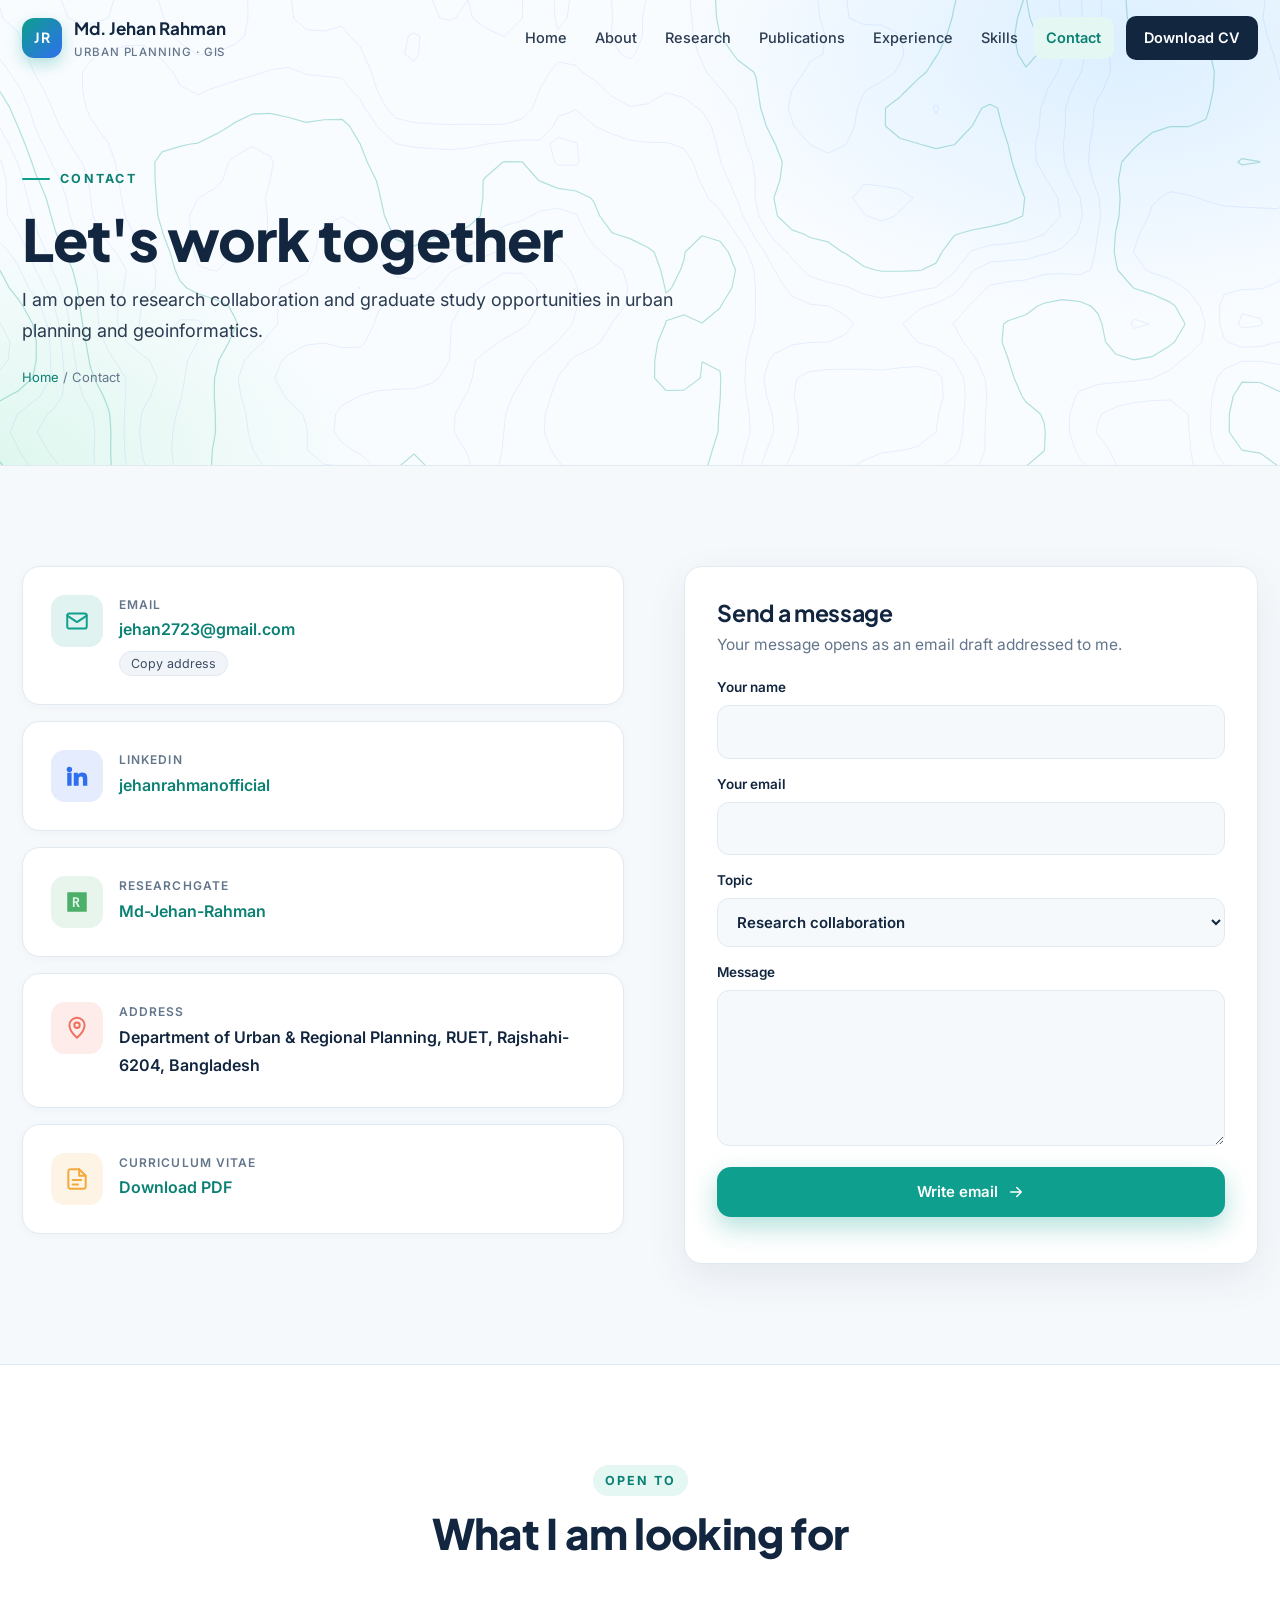
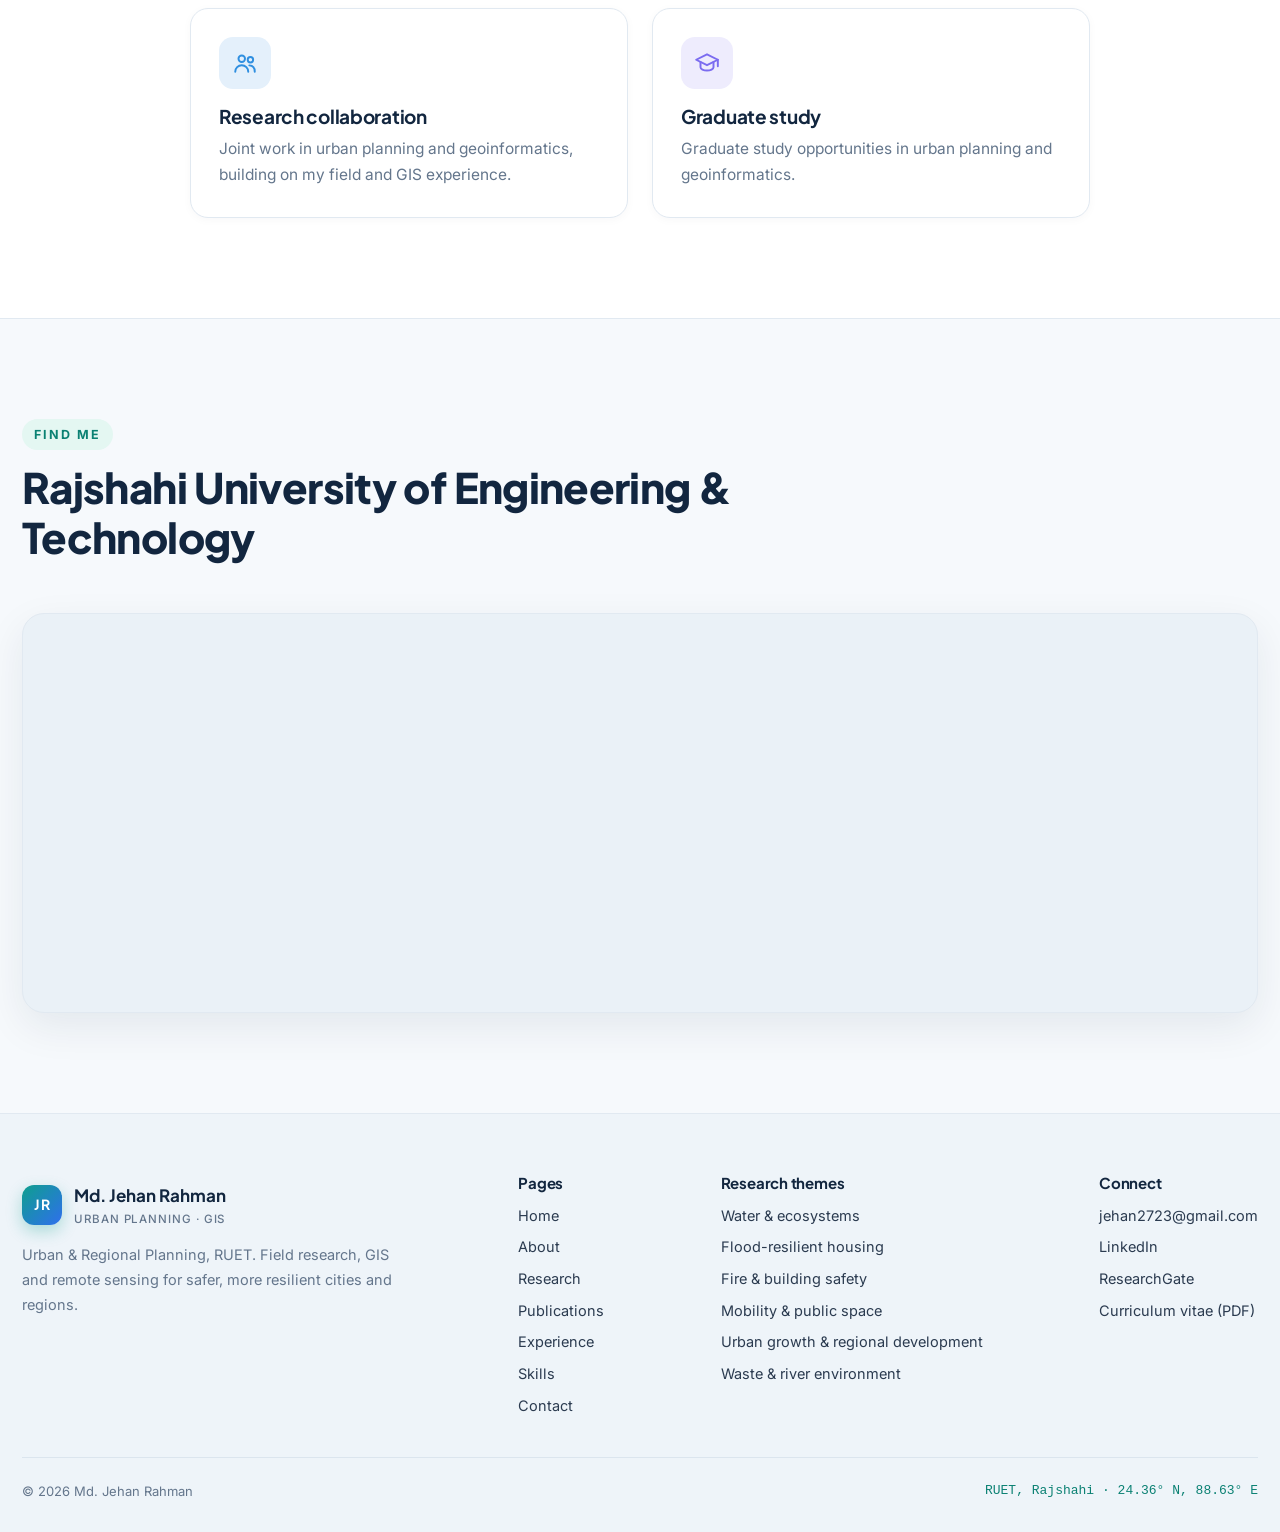
<file: contact.html>
<!DOCTYPE html>
<html lang="en">
<head>
<meta charset="utf-8">
<meta name="viewport" content="width=device-width, initial-scale=1">
<title>Contact | Md. Jehan Rahman</title>
<meta name="description" content="Contact Md. Jehan Rahman for research collaboration and graduate study.">
<meta property="og:title" content="Contact | Md. Jehan Rahman">
<meta property="og:description" content="Contact Md. Jehan Rahman for research collaboration and graduate study.">
<meta property="og:image" content="assets/img/photo.jpg">
<meta name="theme-color" content="#f9fcff">
<link rel="icon" href="data:image/svg+xml,%3Csvg xmlns='http://www.w3.org/2000/svg' viewBox='0 0 64 64'%3E%3Crect width='64' height='64' rx='16' fill='%230e9f8e'/%3E%3Cpath d='M12 46 26 27l9 11 6-7 11 15z' fill='%23fff'/%3E%3Ccircle cx='44' cy='20' r='5' fill='%23f2a93b'/%3E%3C/svg%3E">
<link rel="preconnect" href="https://fonts.googleapis.com"><link rel="preconnect" href="https://fonts.gstatic.com" crossorigin>
<link href="https://fonts.googleapis.com/css2?family=Inter:wght@400;500;600;700&family=Plus+Jakarta+Sans:wght@600;700;800&display=swap" rel="stylesheet">
<link rel="stylesheet" href="assets/css/style.css">
</head>
<body data-page="contact">
<div class="progress"></div>
<header class="site-head">
  <div class="wrap">
    <a class="brand" href="index.html"><span class="mk">JR</span><span>Md. Jehan Rahman<small>Urban Planning · GIS</small></span></a>
    <button class="menu-btn" aria-label="Open menu" aria-expanded="false"><span></span><span></span><span></span></button>
    <nav class="nav" aria-label="Main"><a href="index.html" data-p="home">Home</a><a href="about.html" data-p="about">About</a><a href="research.html" data-p="research">Research</a><a href="publications.html" data-p="publications">Publications</a><a href="experience.html" data-p="experience">Experience</a><a href="skills.html" data-p="skills">Skills</a><a href="contact.html" data-p="contact">Contact</a><a class="cv" href="cv.pdf" target="_blank" rel="noopener">Download CV</a></nav>
  </div>
</header>
<main>
<section class="banner"><canvas class="contours" data-seed="17" aria-hidden="true"></canvas>
  <div class="wrap"><span class="eyebrow">Contact</span><h1>Let&#39;s work together</h1><p>I am open to research collaboration and graduate study opportunities in urban planning and geoinformatics.</p>
  <div class="crumbs"><a href="index.html">Home</a> / Contact</div></div></section>
<section class="blk"><div class="wrap split" style="align-items:start">
  <div class="rv">
    <div class="grid" style="gap:16px">
      <div class="card cbox"><div class="ico" style="--c:#0e9f8e"><svg viewBox="0 0 24 24" fill="none" stroke="currentColor" stroke-width="1.8" stroke-linecap="round" stroke-linejoin="round" aria-hidden="true"><rect x="3" y="5" width="18" height="14" rx="2"/><path d="m3 7 9 6 9-6"/></svg></div><div><small>Email</small><a href="https://mail.google.com/mail/?view=cm&amp;fs=1&amp;to=jehan2723@gmail.com" target="_blank" rel="noopener">jehan2723@gmail.com</a><div><button class="tag" style="margin-top:8px" data-copy="jehan2723@gmail.com">Copy address</button></div></div></div>
      <div class="card cbox"><div class="ico" style="--c:#2f6fed"><svg viewBox="0 0 24 24" fill="currentColor" aria-hidden="true"><path d="M4.98 3.5a2.5 2.5 0 1 1 0 5 2.5 2.5 0 0 1 0-5zM3 9h4v12H3zM9 9h3.8v1.7h.1c.5-1 1.8-2 3.8-2 4 0 4.8 2.6 4.8 6V21h-4v-5.6c0-1.3 0-3-1.9-3s-2.1 1.4-2.1 2.9V21H9z"/></svg></div><div><small>LinkedIn</small><a href="https://www.linkedin.com/in/jehanrahmanofficial/" target="_blank" rel="noopener">jehanrahmanofficial</a></div></div>
      <div class="card cbox"><div class="ico" style="--c:#4caf6a"><svg viewBox="0 0 24 24" fill="currentColor" aria-hidden="true"><path d="M3 3h18v18H3zM8.2 16.5h1.6v-3.7h.9l2 3.7h1.9l-2.3-4c1.1-.4 1.7-1.2 1.7-2.4 0-1.8-1.3-2.6-3.2-2.6H8.2zm1.6-5V8.9h1c1 0 1.6.3 1.6 1.3s-.6 1.3-1.6 1.3z"/></svg></div><div><small>ResearchGate</small><a href="https://www.researchgate.net/profile/Md-Jehan-Rahman" target="_blank" rel="noopener">Md-Jehan-Rahman</a></div></div>
      <div class="card cbox"><div class="ico" style="--c:#ef6f5e"><svg viewBox="0 0 24 24" fill="none" stroke="currentColor" stroke-width="1.8" stroke-linecap="round" stroke-linejoin="round" aria-hidden="true"><path d="M12 21s7-6.2 7-11.5A7 7 0 0 0 5 9.5C5 14.8 12 21 12 21z"/><circle cx="12" cy="9.5" r="2.5"/></svg></div><div><small>Address</small><b>Department of Urban &amp; Regional Planning, RUET, Rajshahi-6204, Bangladesh</b></div></div>
      <div class="card cbox"><div class="ico" style="--c:#f2a93b"><svg viewBox="0 0 24 24" fill="none" stroke="currentColor" stroke-width="1.8" stroke-linecap="round" stroke-linejoin="round" aria-hidden="true"><path d="M14 3H6a2 2 0 0 0-2 2v14a2 2 0 0 0 2 2h12a2 2 0 0 0 2-2V9z"/><path d="M14 3v6h6M8 13h8M8 17h5"/></svg></div><div><small>Curriculum vitae</small><a href="cv.pdf" target="_blank" rel="noopener">Download PDF</a></div></div>
    </div>
  </div>
  <div class="card flat rv d1" style="padding:32px;box-shadow:var(--sh)">
    <h3 style="margin:0 0 6px;font-size:23px">Send a message</h3><p style="margin-bottom:18px">Your message opens as an email draft addressed to me.</p>
    <form class="msg">
      <label>Your name<input name="name" required autocomplete="name"></label>
      <label>Your email<input name="email" type="email" autocomplete="email"></label>
      <label>Topic<select name="topic"><option>Research collaboration</option><option>Graduate study</option><option>Internship / work</option><option>Other</option></select></label>
      <label>Message<textarea name="message" rows="5" required></textarea></label>
      <button class="btn pri" type="submit" style="justify-content:center;border:none">Write email <svg viewBox="0 0 24 24" fill="none" stroke="currentColor" stroke-width="2" stroke-linecap="round" stroke-linejoin="round" width="18" height="18" aria-hidden="true"><path d="M5 12h14M13 6l6 6-6 6"/></svg></button>
      <p class="form-note" style="font-size:13.5px;color:var(--muted)" aria-live="polite"></p>
    </form>
  </div>
</div></section>
<section class="blk alt"><div class="wrap">
  <div class="sec-head rv center"><span class="kicker">Open to</span><h2>What I am looking for</h2></div>
  <div class="grid g2" style="max-width:900px;margin-inline:auto">
    <div class="card rv"><div class="ico" style="--c:#2f8fe0"><svg viewBox="0 0 24 24" fill="none" stroke="currentColor" stroke-width="1.8" stroke-linecap="round" stroke-linejoin="round" aria-hidden="true"><circle cx="9" cy="8" r="3"/><path d="M3 20c0-3.3 2.7-6 6-6s6 2.7 6 6"/><circle cx="17" cy="9" r="2.5"/><path d="M16 14.2c3 .2 5 2.5 5 5.8"/></svg></div><h3>Research collaboration</h3><p>Joint work in urban planning and geoinformatics, building on my field and GIS experience.</p></div>
    <div class="card rv d1"><div class="ico" style="--c:#7b6cf0"><svg viewBox="0 0 24 24" fill="none" stroke="currentColor" stroke-width="1.8" stroke-linecap="round" stroke-linejoin="round" aria-hidden="true"><path d="m2 9 10-5 10 5-10 5z"/><path d="M6 11v5c0 1.5 2.7 3 6 3s6-1.5 6-3v-5M22 9v6"/></svg></div><h3>Graduate study</h3><p>Graduate study opportunities in urban planning and geoinformatics.</p></div>
  </div>
</div></section>
<section class="blk"><div class="wrap rv">
  <div class="sec-head rv"><span class="kicker">Find me</span><h2>Rajshahi University of Engineering &amp; Technology</h2></div>
  <div class="map"><iframe title="Map: RUET, Rajshahi" loading="lazy" referrerpolicy="no-referrer-when-downgrade" src="https://www.google.com/maps?q=Rajshahi+University+of+Engineering+%26+Technology&amp;output=embed"></iframe></div>
</div></section>

</main>
<footer>
  <div class="wrap">
    <div class="top">
      <div style="max-width:380px">
        <a class="brand" href="index.html" style="margin-bottom:14px"><span class="mk">JR</span><span>Md. Jehan Rahman<small>Urban Planning · GIS</small></span></a>
        <p>Urban &amp; Regional Planning, RUET. Field research, GIS and remote sensing for safer, more resilient cities and regions.</p>
      </div>
      <div><h4>Pages</h4><a href="index.html">Home</a><a href="about.html">About</a><a href="research.html">Research</a><a href="publications.html">Publications</a><a href="experience.html">Experience</a><a href="skills.html">Skills</a><a href="contact.html">Contact</a></div>
      <div><h4>Research themes</h4><a href="research.html#water">Water &amp; ecosystems</a><a href="research.html#flood">Flood-resilient housing</a><a href="research.html#fire">Fire &amp; building safety</a><a href="research.html#mobility">Mobility &amp; public space</a><a href="research.html#urban">Urban growth &amp; regional development</a><a href="publications.html#waste">Waste &amp; river environment</a></div>
      <div><h4>Connect</h4>
        <a href="https://mail.google.com/mail/?view=cm&amp;fs=1&amp;to=jehan2723@gmail.com" target="_blank" rel="noopener">jehan2723@gmail.com</a>
        <a href="https://www.linkedin.com/in/jehanrahmanofficial/" target="_blank" rel="noopener">LinkedIn</a>
        <a href="https://www.researchgate.net/profile/Md-Jehan-Rahman" target="_blank" rel="noopener">ResearchGate</a>
        <a href="cv.pdf" target="_blank" rel="noopener">Curriculum vitae (PDF)</a>
      </div>
    </div>
    <div class="bot"><span>© <span id="yr">2026</span> Md. Jehan Rahman</span><span class="mono coords">RUET, Rajshahi · 24.36° N, 88.63° E</span></div>
  </div>
</footer>
<button class="totop" aria-label="Back to top">↑</button>
<script src="assets/js/main.js"></script>
</body>
</html>
</file>
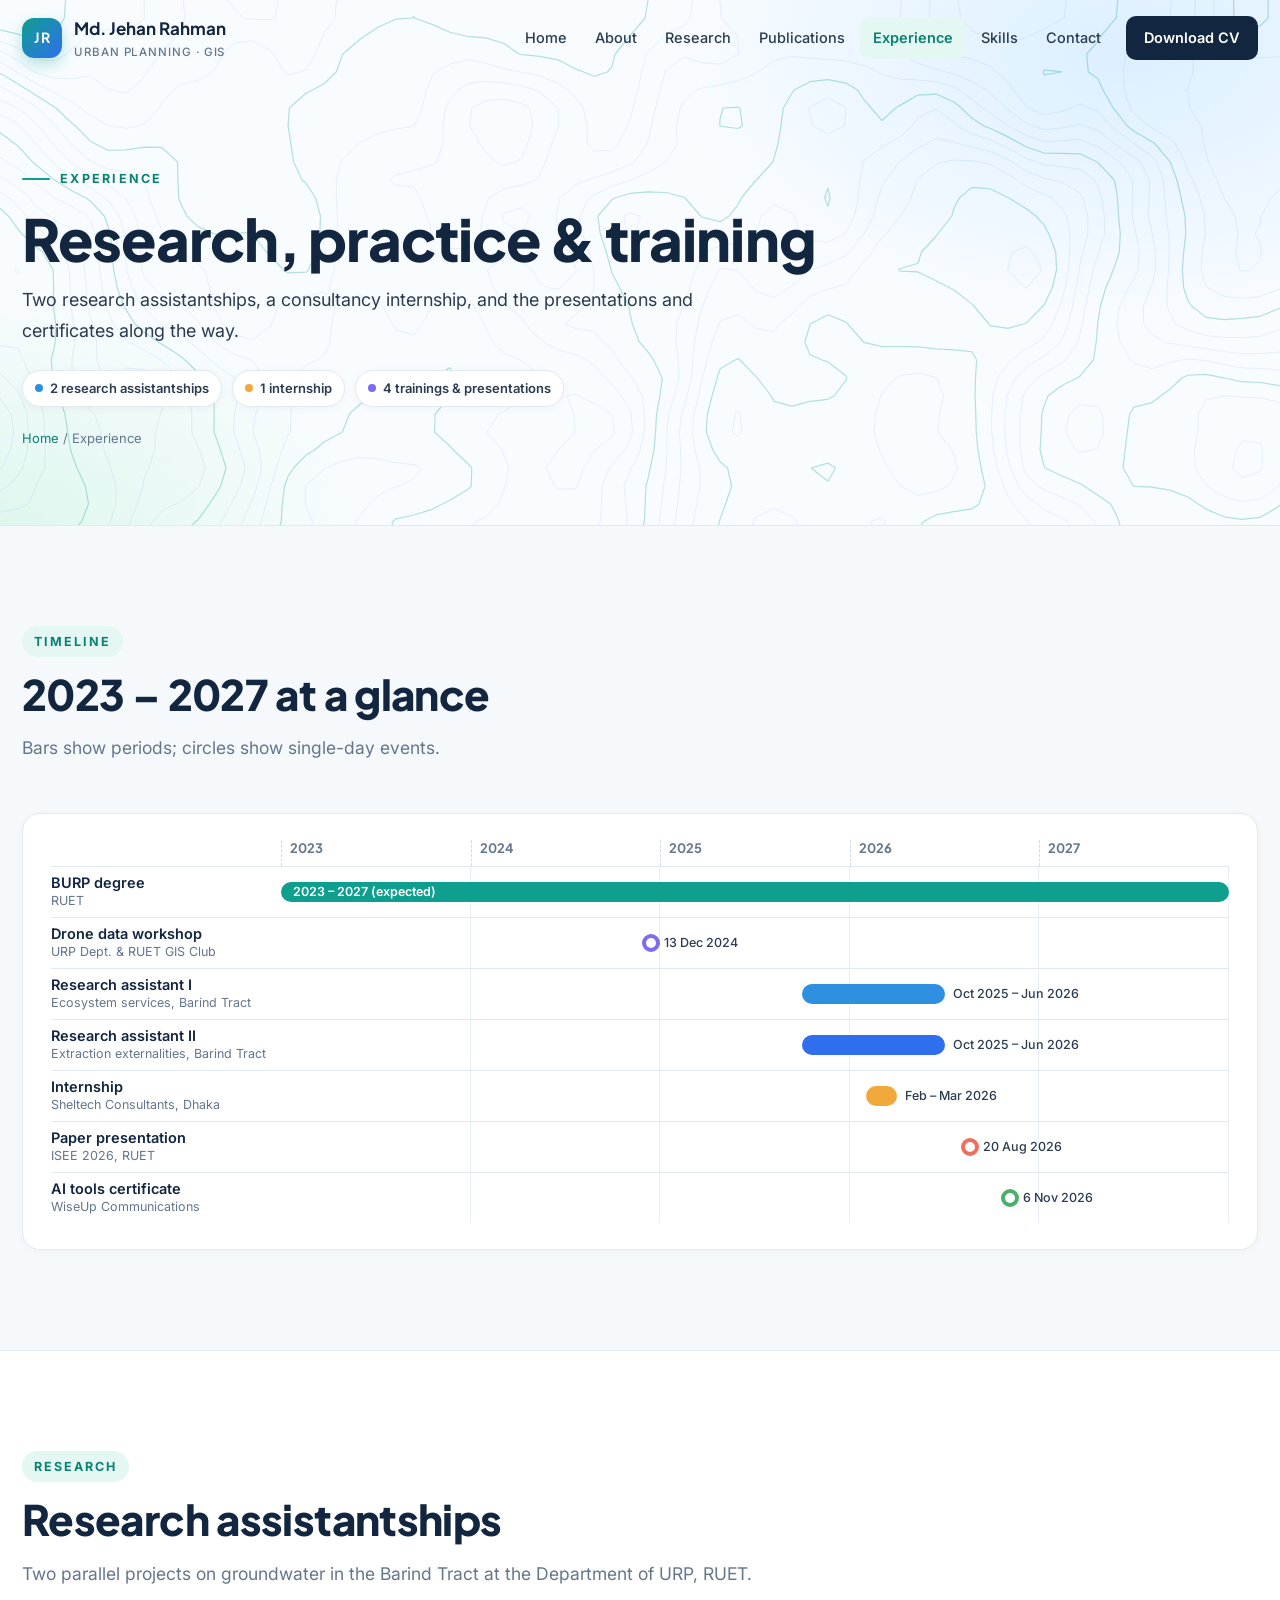
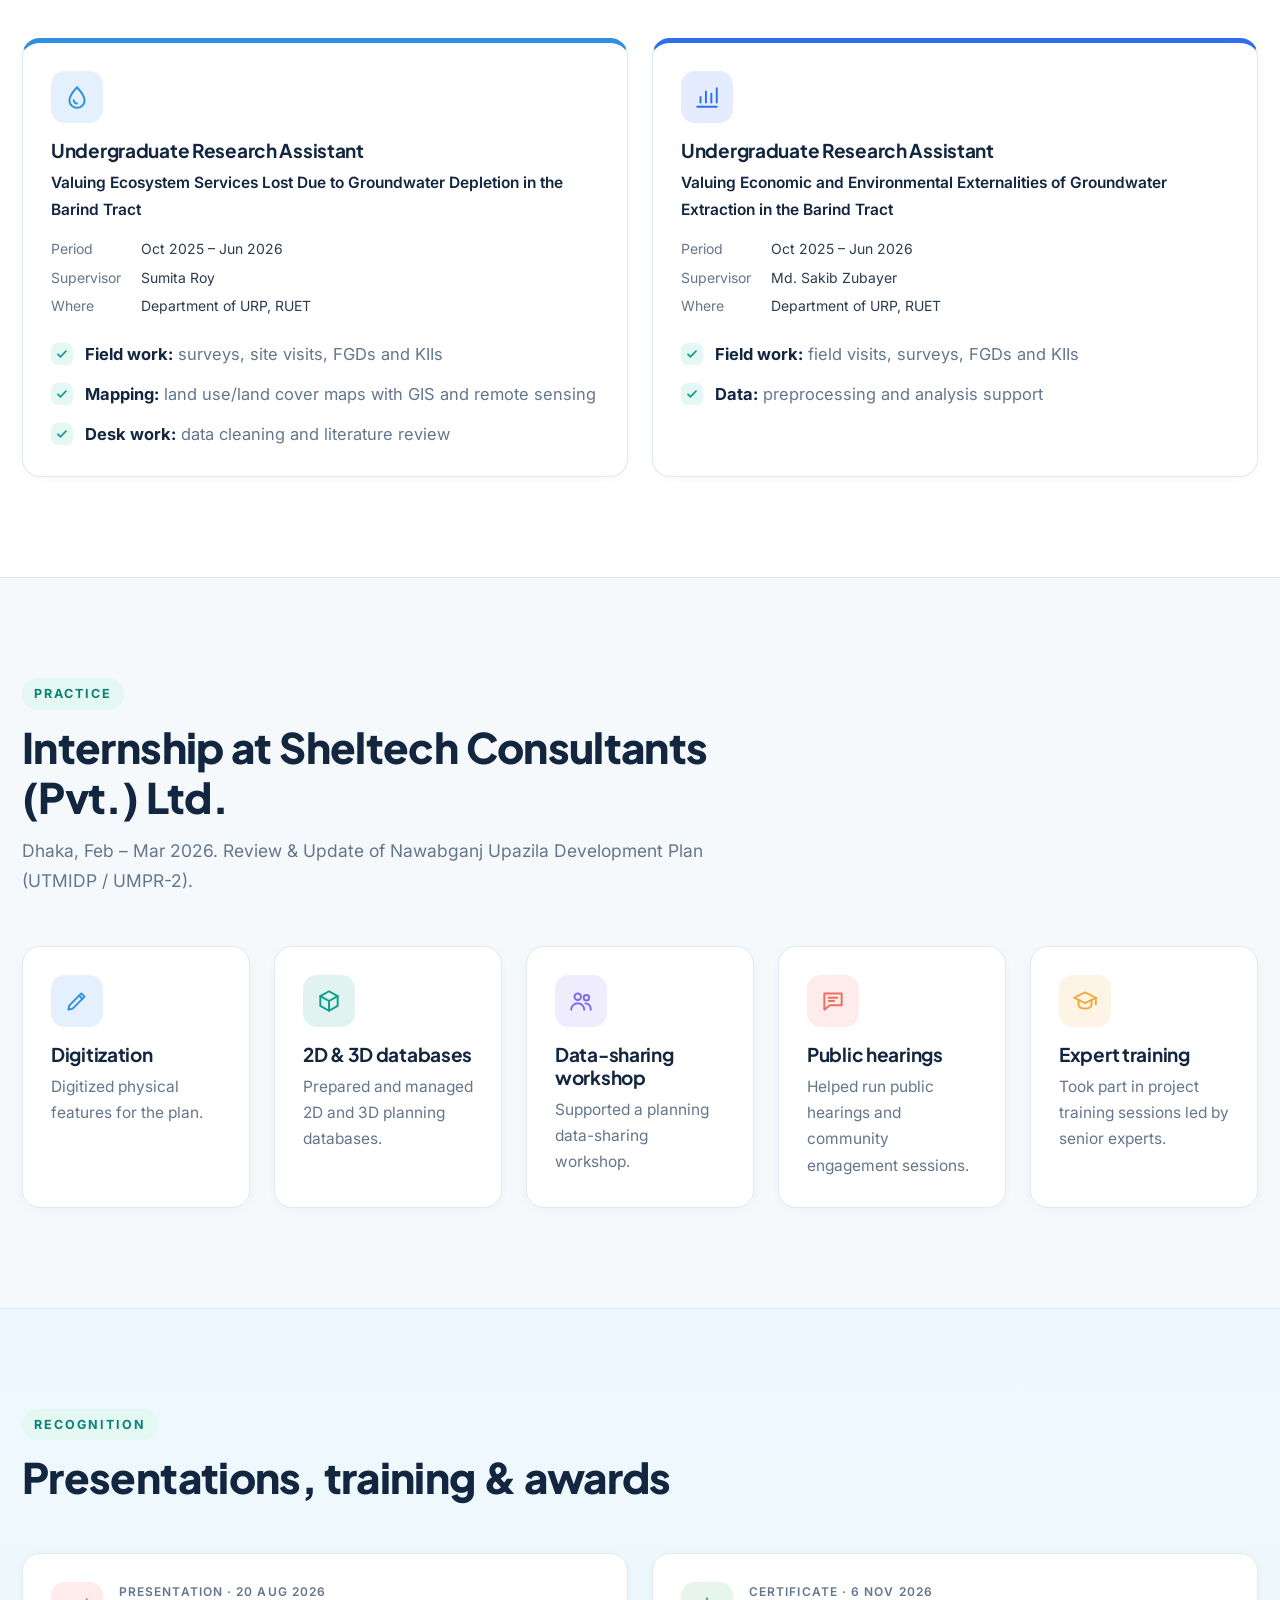
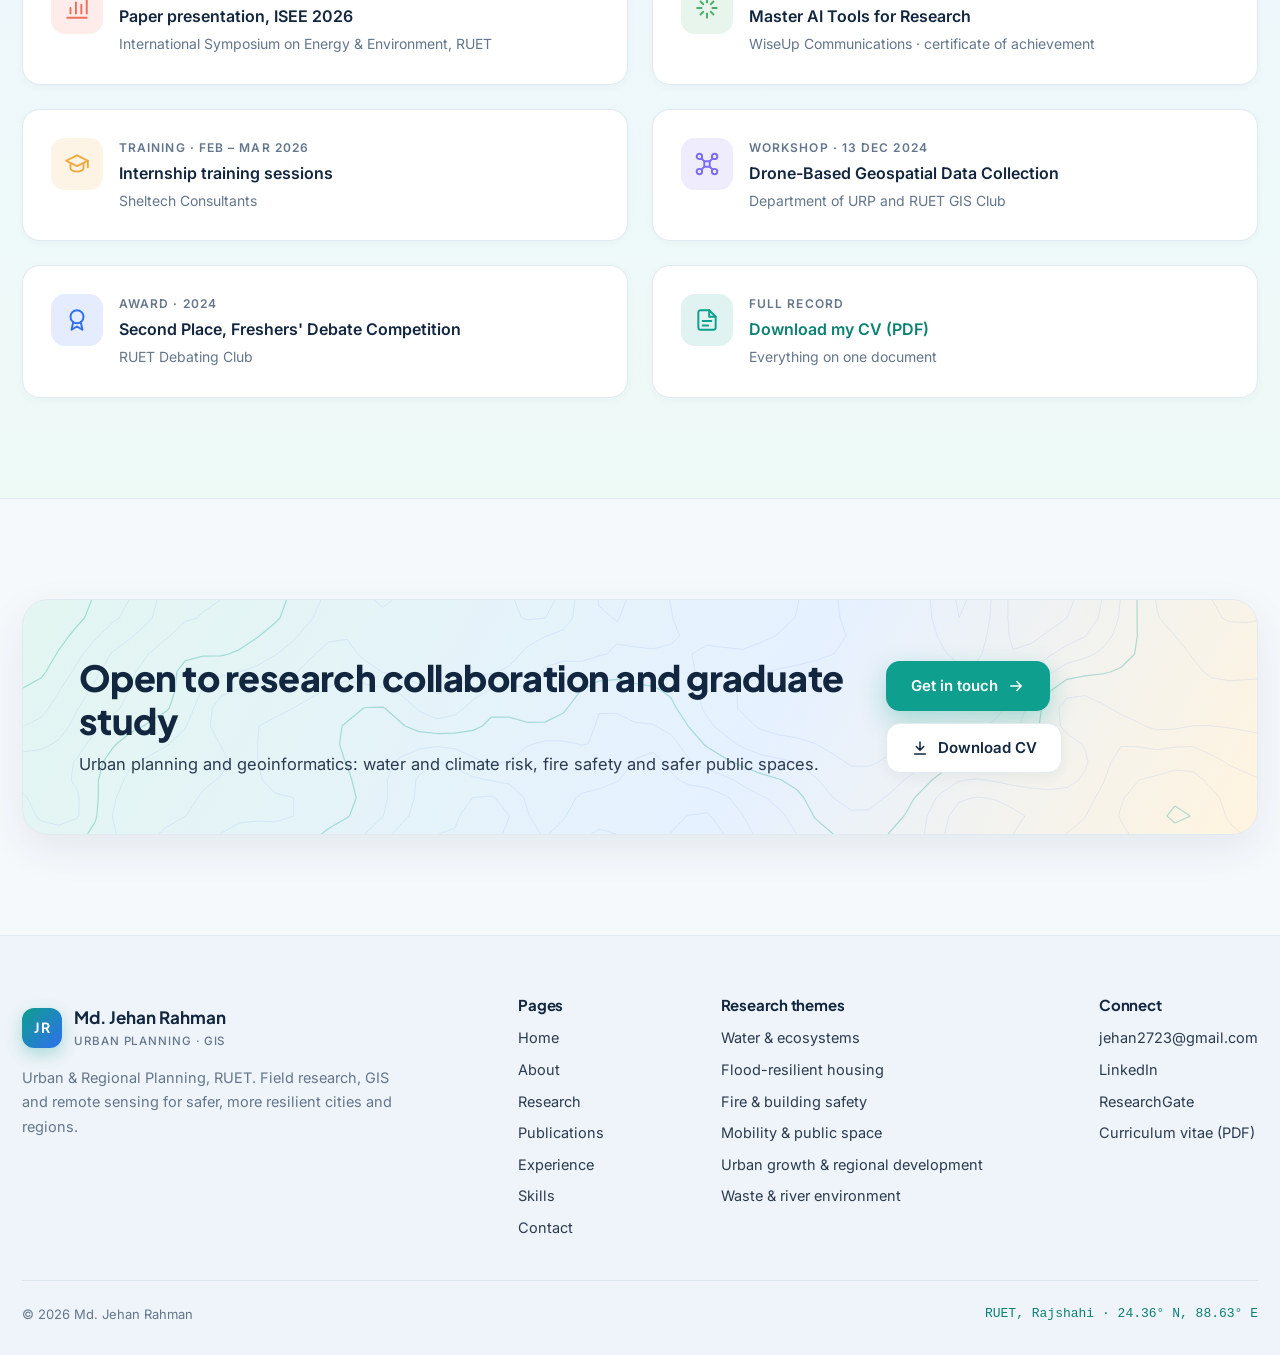
<file: experience.html>
<!DOCTYPE html>
<html lang="en">
<head>
<meta charset="utf-8">
<meta name="viewport" content="width=device-width, initial-scale=1">
<title>Experience | Md. Jehan Rahman</title>
<meta name="description" content="Research assistantships, internship, presentations and certifications of Md. Jehan Rahman.">
<meta property="og:title" content="Experience | Md. Jehan Rahman">
<meta property="og:description" content="Research assistantships, internship, presentations and certifications of Md. Jehan Rahman.">
<meta property="og:image" content="assets/img/photo.jpg">
<meta name="theme-color" content="#f9fcff">
<link rel="icon" href="data:image/svg+xml,%3Csvg xmlns='http://www.w3.org/2000/svg' viewBox='0 0 64 64'%3E%3Crect width='64' height='64' rx='16' fill='%230e9f8e'/%3E%3Cpath d='M12 46 26 27l9 11 6-7 11 15z' fill='%23fff'/%3E%3Ccircle cx='44' cy='20' r='5' fill='%23f2a93b'/%3E%3C/svg%3E">
<link rel="preconnect" href="https://fonts.googleapis.com"><link rel="preconnect" href="https://fonts.gstatic.com" crossorigin>
<link href="https://fonts.googleapis.com/css2?family=Inter:wght@400;500;600;700&family=Plus+Jakarta+Sans:wght@600;700;800&display=swap" rel="stylesheet">
<link rel="stylesheet" href="assets/css/style.css">
</head>
<body data-page="experience">
<div class="progress"></div>
<header class="site-head">
  <div class="wrap">
    <a class="brand" href="index.html"><span class="mk">JR</span><span>Md. Jehan Rahman<small>Urban Planning · GIS</small></span></a>
    <button class="menu-btn" aria-label="Open menu" aria-expanded="false"><span></span><span></span><span></span></button>
    <nav class="nav" aria-label="Main"><a href="index.html" data-p="home">Home</a><a href="about.html" data-p="about">About</a><a href="research.html" data-p="research">Research</a><a href="publications.html" data-p="publications">Publications</a><a href="experience.html" data-p="experience">Experience</a><a href="skills.html" data-p="skills">Skills</a><a href="contact.html" data-p="contact">Contact</a><a class="cv" href="cv.pdf" target="_blank" rel="noopener">Download CV</a></nav>
  </div>
</header>
<main>
<section class="banner"><canvas class="contours" data-seed="13" aria-hidden="true"></canvas>
  <div class="wrap"><span class="eyebrow">Experience</span><h1>Research, practice &amp; training</h1><p>Two research assistantships, a consultancy internship, and the presentations and certificates along the way.</p><div class="quick"><span class="pill" style="--c:#2f8fe0"><i></i>2 research assistantships</span><span class="pill" style="--c:#f2a93b"><i></i>1 internship</span><span class="pill" style="--c:#7b6cf0"><i></i>4 trainings &amp; presentations</span></div>
  <div class="crumbs"><a href="index.html">Home</a> / Experience</div></div></section>
<section class="blk"><div class="wrap">
  <div class="sec-head rv"><span class="kicker">Timeline</span><h2>2023 – 2027 at a glance</h2><p>Bars show periods; circles show single-day events.</p></div><div class="gantt rv" role="img" aria-label="Timeline chart of degree, research assistantships, internship and events from 2023 to 2027"><div class="gin"><div class="yrs"><span>2023</span><span>2024</span><span>2025</span><span>2026</span><span>2027</span></div><div class="row"><div class="nm">BURP degree<small>RUET</small></div><div class="trk"><div class="bar in-l" style="--c:#0e9f8e;left:0.0%;width:100.0%"><span>2023 – 2027 (expected)</span></div></div></div><div class="row"><div class="nm">Drone data workshop<small>URP Dept. &amp; RUET GIS Club</small></div><div class="trk"><div class="pt " style="--c:#7b6cf0;left:39.0%"><span>13 Dec 2024</span></div></div></div><div class="row"><div class="nm">Research assistant I<small>Ecosystem services, Barind Tract</small></div><div class="trk"><div class="bar " style="--c:#2f8fe0;left:55.0%;width:15.0%"><span>Oct 2025 – Jun 2026</span></div></div></div><div class="row"><div class="nm">Research assistant II<small>Extraction externalities, Barind Tract</small></div><div class="trk"><div class="bar " style="--c:#2f6fed;left:55.0%;width:15.0%"><span>Oct 2025 – Jun 2026</span></div></div></div><div class="row"><div class="nm">Internship<small>Sheltech Consultants, Dhaka</small></div><div class="trk"><div class="bar " style="--c:#f2a93b;left:61.67%;width:3.33%"><span>Feb – Mar 2026</span></div></div></div><div class="row"><div class="nm">Paper presentation<small>ISEE 2026, RUET</small></div><div class="trk"><div class="pt " style="--c:#ef6f5e;left:72.72%"><span>20 Aug 2026</span></div></div></div><div class="row"><div class="nm">AI tools certificate<small>WiseUp Communications</small></div><div class="trk"><div class="pt " style="--c:#4caf6a;left:76.94%"><span>6 Nov 2026</span></div></div></div></div></div>
</div></section>

<section class="blk alt"><div class="wrap">
  <div class="sec-head rv"><span class="kicker">Research</span><h2>Research assistantships</h2><p>Two parallel projects on groundwater in the Barind Tract at the Department of URP, RUET.</p></div>
  <div class="grid g2">
    <div class="card rv" style="border-top:5px solid #2f8fe0"><div class="ico" style="--c:#2f8fe0"><svg viewBox="0 0 24 24" fill="none" stroke="currentColor" stroke-width="1.8" stroke-linecap="round" stroke-linejoin="round" aria-hidden="true"><path d="M12 3s7 7.6 7 12a7 7 0 0 1-14 0c0-4.4 7-12 7-12z"/><path d="M9 15a3 3 0 0 0 3 3"/></svg></div><h3>Undergraduate Research Assistant</h3><p style="font-weight:600;color:var(--ink)">Valuing Ecosystem Services Lost Due to Groundwater Depletion in the Barind Tract</p>
      <ul style="display:grid;list-style:none;margin-top:14px;gap:5px;font-size:14px"><li style="display:grid;grid-template-columns:90px 1fr"><span style="color:var(--muted)">Period</span>Oct 2025 – Jun 2026</li><li style="display:grid;grid-template-columns:90px 1fr"><span style="color:var(--muted)">Supervisor</span>Sumita Roy</li><li style="display:grid;grid-template-columns:90px 1fr"><span style="color:var(--muted)">Where</span>Department of URP, RUET</li></ul>
      <ul class="checks"><li><b>Field work:</b> surveys, site visits, FGDs and KIIs</li><li><b>Mapping:</b> land use/land cover maps with GIS and remote sensing</li><li><b>Desk work:</b> data cleaning and literature review</li></ul></div>
    <div class="card rv d1" style="border-top:5px solid #2f6fed"><div class="ico" style="--c:#2f6fed"><svg viewBox="0 0 24 24" fill="none" stroke="currentColor" stroke-width="1.8" stroke-linecap="round" stroke-linejoin="round" aria-hidden="true"><path d="M3 21h18M6 17v-5M11 17V7M16 17v-8M21 17V4"/></svg></div><h3>Undergraduate Research Assistant</h3><p style="font-weight:600;color:var(--ink)">Valuing Economic and Environmental Externalities of Groundwater Extraction in the Barind Tract</p>
      <ul style="display:grid;list-style:none;margin-top:14px;gap:5px;font-size:14px"><li style="display:grid;grid-template-columns:90px 1fr"><span style="color:var(--muted)">Period</span>Oct 2025 – Jun 2026</li><li style="display:grid;grid-template-columns:90px 1fr"><span style="color:var(--muted)">Supervisor</span>Md. Sakib Zubayer</li><li style="display:grid;grid-template-columns:90px 1fr"><span style="color:var(--muted)">Where</span>Department of URP, RUET</li></ul>
      <ul class="checks"><li><b>Field work:</b> field visits, surveys, FGDs and KIIs</li><li><b>Data:</b> preprocessing and analysis support</li></ul></div>
  </div>
</div></section>

<section class="blk"><div class="wrap">
  <div class="sec-head rv"><span class="kicker">Practice</span><h2>Internship at Sheltech Consultants (Pvt.) Ltd.</h2><p>Dhaka, Feb – Mar 2026. Review &amp; Update of Nawabganj Upazila Development Plan (UTMIDP / UMPR-2).</p></div>
  <div class="grid" style="grid-template-columns:repeat(auto-fit,minmax(210px,1fr))"><div class="card rv d0"><div class="ico" style="--c:#2f8fe0"><svg viewBox="0 0 24 24" fill="none" stroke="currentColor" stroke-width="1.8" stroke-linecap="round" stroke-linejoin="round" aria-hidden="true"><path d="M4 20l4-1 11-11-3-3L5 16z"/><path d="m14 7 3 3"/></svg></div><h3>Digitization</h3><p>Digitized physical features for the plan.</p></div><div class="card rv d1"><div class="ico" style="--c:#0e9f8e"><svg viewBox="0 0 24 24" fill="none" stroke="currentColor" stroke-width="1.8" stroke-linecap="round" stroke-linejoin="round" aria-hidden="true"><path d="m12 3 8 4.5v9L12 21l-8-4.5v-9z"/><path d="m4 7.5 8 4.5 8-4.5M12 12v9"/></svg></div><h3>2D &amp; 3D databases</h3><p>Prepared and managed 2D and 3D planning databases.</p></div><div class="card rv d2"><div class="ico" style="--c:#7b6cf0"><svg viewBox="0 0 24 24" fill="none" stroke="currentColor" stroke-width="1.8" stroke-linecap="round" stroke-linejoin="round" aria-hidden="true"><circle cx="9" cy="8" r="3"/><path d="M3 20c0-3.3 2.7-6 6-6s6 2.7 6 6"/><circle cx="17" cy="9" r="2.5"/><path d="M16 14.2c3 .2 5 2.5 5 5.8"/></svg></div><h3>Data-sharing workshop</h3><p>Supported a planning data-sharing workshop.</p></div><div class="card rv d0"><div class="ico" style="--c:#ef6f5e"><svg viewBox="0 0 24 24" fill="none" stroke="currentColor" stroke-width="1.8" stroke-linecap="round" stroke-linejoin="round" aria-hidden="true"><path d="M4 5h16v11H9l-5 4z"/><path d="M8 9h8M8 12h5"/></svg></div><h3>Public hearings</h3><p>Helped run public hearings and community engagement sessions.</p></div><div class="card rv d1"><div class="ico" style="--c:#f2a93b"><svg viewBox="0 0 24 24" fill="none" stroke="currentColor" stroke-width="1.8" stroke-linecap="round" stroke-linejoin="round" aria-hidden="true"><path d="m2 9 10-5 10 5-10 5z"/><path d="M6 11v5c0 1.5 2.7 3 6 3s6-1.5 6-3v-5M22 9v6"/></svg></div><h3>Expert training</h3><p>Took part in project training sessions led by senior experts.</p></div></div>
</div></section>

<section class="blk tint"><div class="wrap">
  <div class="sec-head rv"><span class="kicker">Recognition</span><h2>Presentations, training &amp; awards</h2></div>
  <div class="grid g2">
    <div class="card rv cbox"><div class="ico" style="--c:#ef6f5e"><svg viewBox="0 0 24 24" fill="none" stroke="currentColor" stroke-width="1.8" stroke-linecap="round" stroke-linejoin="round" aria-hidden="true"><path d="M3 21h18M6 17v-5M11 17V7M16 17v-8M21 17V4"/></svg></div><div><small>Presentation · 20 Aug 2026</small><b>Paper presentation, ISEE 2026</b><p>International Symposium on Energy &amp; Environment, RUET</p></div></div>
    <div class="card rv cbox"><div class="ico" style="--c:#4caf6a"><svg viewBox="0 0 24 24" fill="none" stroke="currentColor" stroke-width="1.8" stroke-linecap="round" stroke-linejoin="round" aria-hidden="true"><path d="M12 3v4M12 17v4M3 12h4M17 12h4M6 6l2.5 2.5M15.5 15.5 18 18M18 6l-2.5 2.5M8.5 15.5 6 18"/></svg></div><div><small>Certificate · 6 Nov 2026</small><b>Master AI Tools for Research</b><p>WiseUp Communications · certificate of achievement</p></div></div>
    <div class="card rv cbox"><div class="ico" style="--c:#f2a93b"><svg viewBox="0 0 24 24" fill="none" stroke="currentColor" stroke-width="1.8" stroke-linecap="round" stroke-linejoin="round" aria-hidden="true"><path d="m2 9 10-5 10 5-10 5z"/><path d="M6 11v5c0 1.5 2.7 3 6 3s6-1.5 6-3v-5M22 9v6"/></svg></div><div><small>Training · Feb – Mar 2026</small><b>Internship training sessions</b><p>Sheltech Consultants</p></div></div>
    <div class="card rv cbox"><div class="ico" style="--c:#7b6cf0"><svg viewBox="0 0 24 24" fill="none" stroke="currentColor" stroke-width="1.8" stroke-linecap="round" stroke-linejoin="round" aria-hidden="true"><circle cx="5" cy="5" r="2.5"/><circle cx="19" cy="5" r="2.5"/><circle cx="5" cy="19" r="2.5"/><circle cx="19" cy="19" r="2.5"/><rect x="9.5" y="9.5" width="5" height="5" rx="1"/><path d="M7 7l2.5 2.5M17 7l-2.5 2.5M7 17l2.5-2.5M17 17l-2.5-2.5"/></svg></div><div><small>Workshop · 13 Dec 2024</small><b>Drone-Based Geospatial Data Collection</b><p>Department of URP and RUET GIS Club</p></div></div>
    <div class="card rv cbox"><div class="ico" style="--c:#2f6fed"><svg viewBox="0 0 24 24" fill="none" stroke="currentColor" stroke-width="1.8" stroke-linecap="round" stroke-linejoin="round" aria-hidden="true"><circle cx="12" cy="9" r="6"/><path d="m8.5 14-1.5 7 5-3 5 3-1.5-7"/></svg></div><div><small>Award · 2024</small><b>Second Place, Freshers&#39; Debate Competition</b><p>RUET Debating Club</p></div></div>
    <a class="card rv cbox" href="cv.pdf" target="_blank" rel="noopener" style="background:#fff;text-decoration:none"><div class="ico" style="--c:#0e9f8e"><svg viewBox="0 0 24 24" fill="none" stroke="currentColor" stroke-width="1.8" stroke-linecap="round" stroke-linejoin="round" aria-hidden="true"><path d="M14 3H6a2 2 0 0 0-2 2v14a2 2 0 0 0 2 2h12a2 2 0 0 0 2-2V9z"/><path d="M14 3v6h6M8 13h8M8 17h5"/></svg></div><div><small>Full record</small><b style="color:var(--prid)">Download my CV (PDF)</b><p>Everything on one document</p></div></a>
  </div>
</div></section>
<section class="blk"><div class="wrap"><div class="cta rv"><canvas class="contours" data-seed="21" aria-hidden="true"></canvas>
  <div><h2>Open to research collaboration and graduate study</h2><p>Urban planning and geoinformatics: water and climate risk, fire safety and safer public spaces.</p></div>
  <div class="btns" style="margin:0"><a class="btn pri" href="contact.html">Get in touch <svg viewBox="0 0 24 24" fill="none" stroke="currentColor" stroke-width="2" stroke-linecap="round" stroke-linejoin="round" width="18" height="18" aria-hidden="true"><path d="M5 12h14M13 6l6 6-6 6"/></svg></a><a class="btn line" href="cv.pdf" target="_blank" rel="noopener"><svg viewBox="0 0 24 24" fill="none" stroke="currentColor" stroke-width="2" stroke-linecap="round" stroke-linejoin="round" width="18" height="18" aria-hidden="true"><path d="M12 4v11M7 10l5 5 5-5M5 20h14"/></svg> Download CV</a></div>
</div></div></section>
</main>
<footer>
  <div class="wrap">
    <div class="top">
      <div style="max-width:380px">
        <a class="brand" href="index.html" style="margin-bottom:14px"><span class="mk">JR</span><span>Md. Jehan Rahman<small>Urban Planning · GIS</small></span></a>
        <p>Urban &amp; Regional Planning, RUET. Field research, GIS and remote sensing for safer, more resilient cities and regions.</p>
      </div>
      <div><h4>Pages</h4><a href="index.html">Home</a><a href="about.html">About</a><a href="research.html">Research</a><a href="publications.html">Publications</a><a href="experience.html">Experience</a><a href="skills.html">Skills</a><a href="contact.html">Contact</a></div>
      <div><h4>Research themes</h4><a href="research.html#water">Water &amp; ecosystems</a><a href="research.html#flood">Flood-resilient housing</a><a href="research.html#fire">Fire &amp; building safety</a><a href="research.html#mobility">Mobility &amp; public space</a><a href="research.html#urban">Urban growth &amp; regional development</a><a href="publications.html#waste">Waste &amp; river environment</a></div>
      <div><h4>Connect</h4>
        <a href="https://mail.google.com/mail/?view=cm&amp;fs=1&amp;to=jehan2723@gmail.com" target="_blank" rel="noopener">jehan2723@gmail.com</a>
        <a href="https://www.linkedin.com/in/jehanrahmanofficial/" target="_blank" rel="noopener">LinkedIn</a>
        <a href="https://www.researchgate.net/profile/Md-Jehan-Rahman" target="_blank" rel="noopener">ResearchGate</a>
        <a href="cv.pdf" target="_blank" rel="noopener">Curriculum vitae (PDF)</a>
      </div>
    </div>
    <div class="bot"><span>© <span id="yr">2026</span> Md. Jehan Rahman</span><span class="mono coords">RUET, Rajshahi · 24.36° N, 88.63° E</span></div>
  </div>
</footer>
<button class="totop" aria-label="Back to top">↑</button>
<script src="assets/js/main.js"></script>
</body>
</html>
</file>
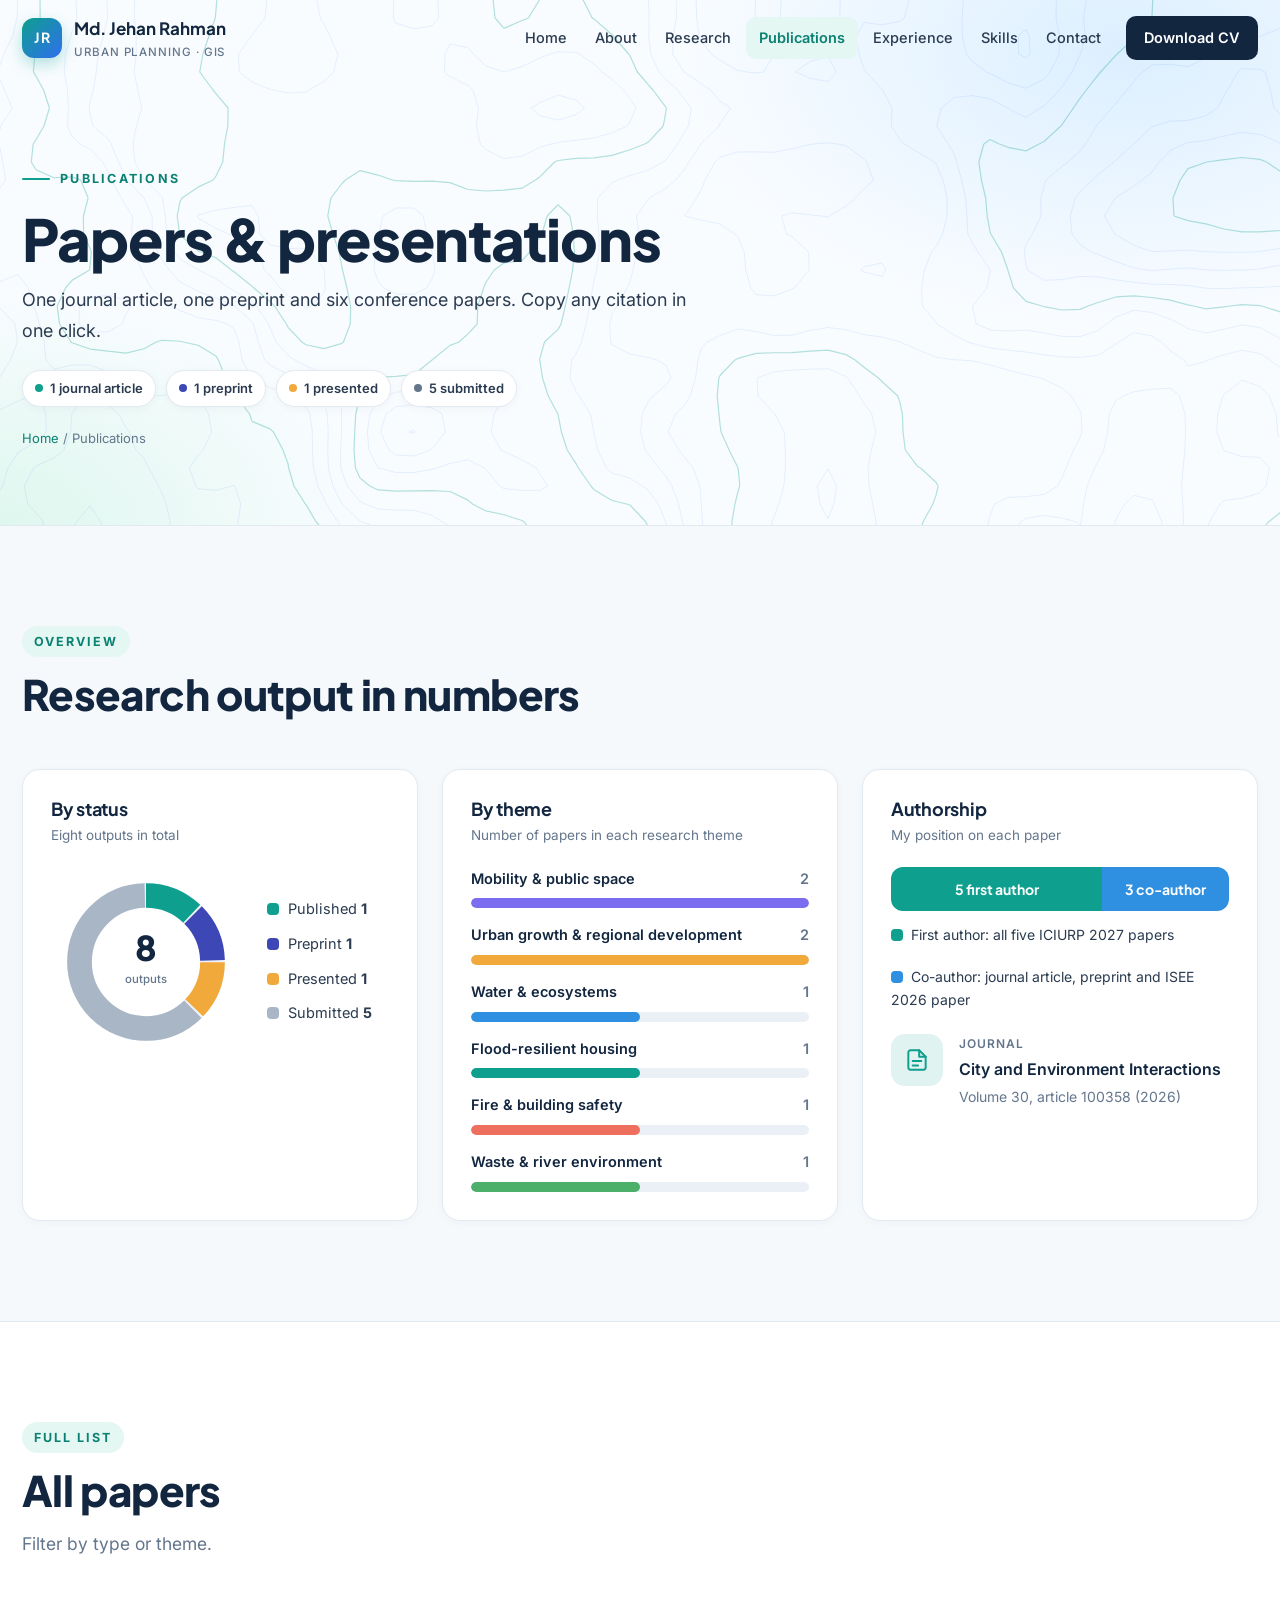
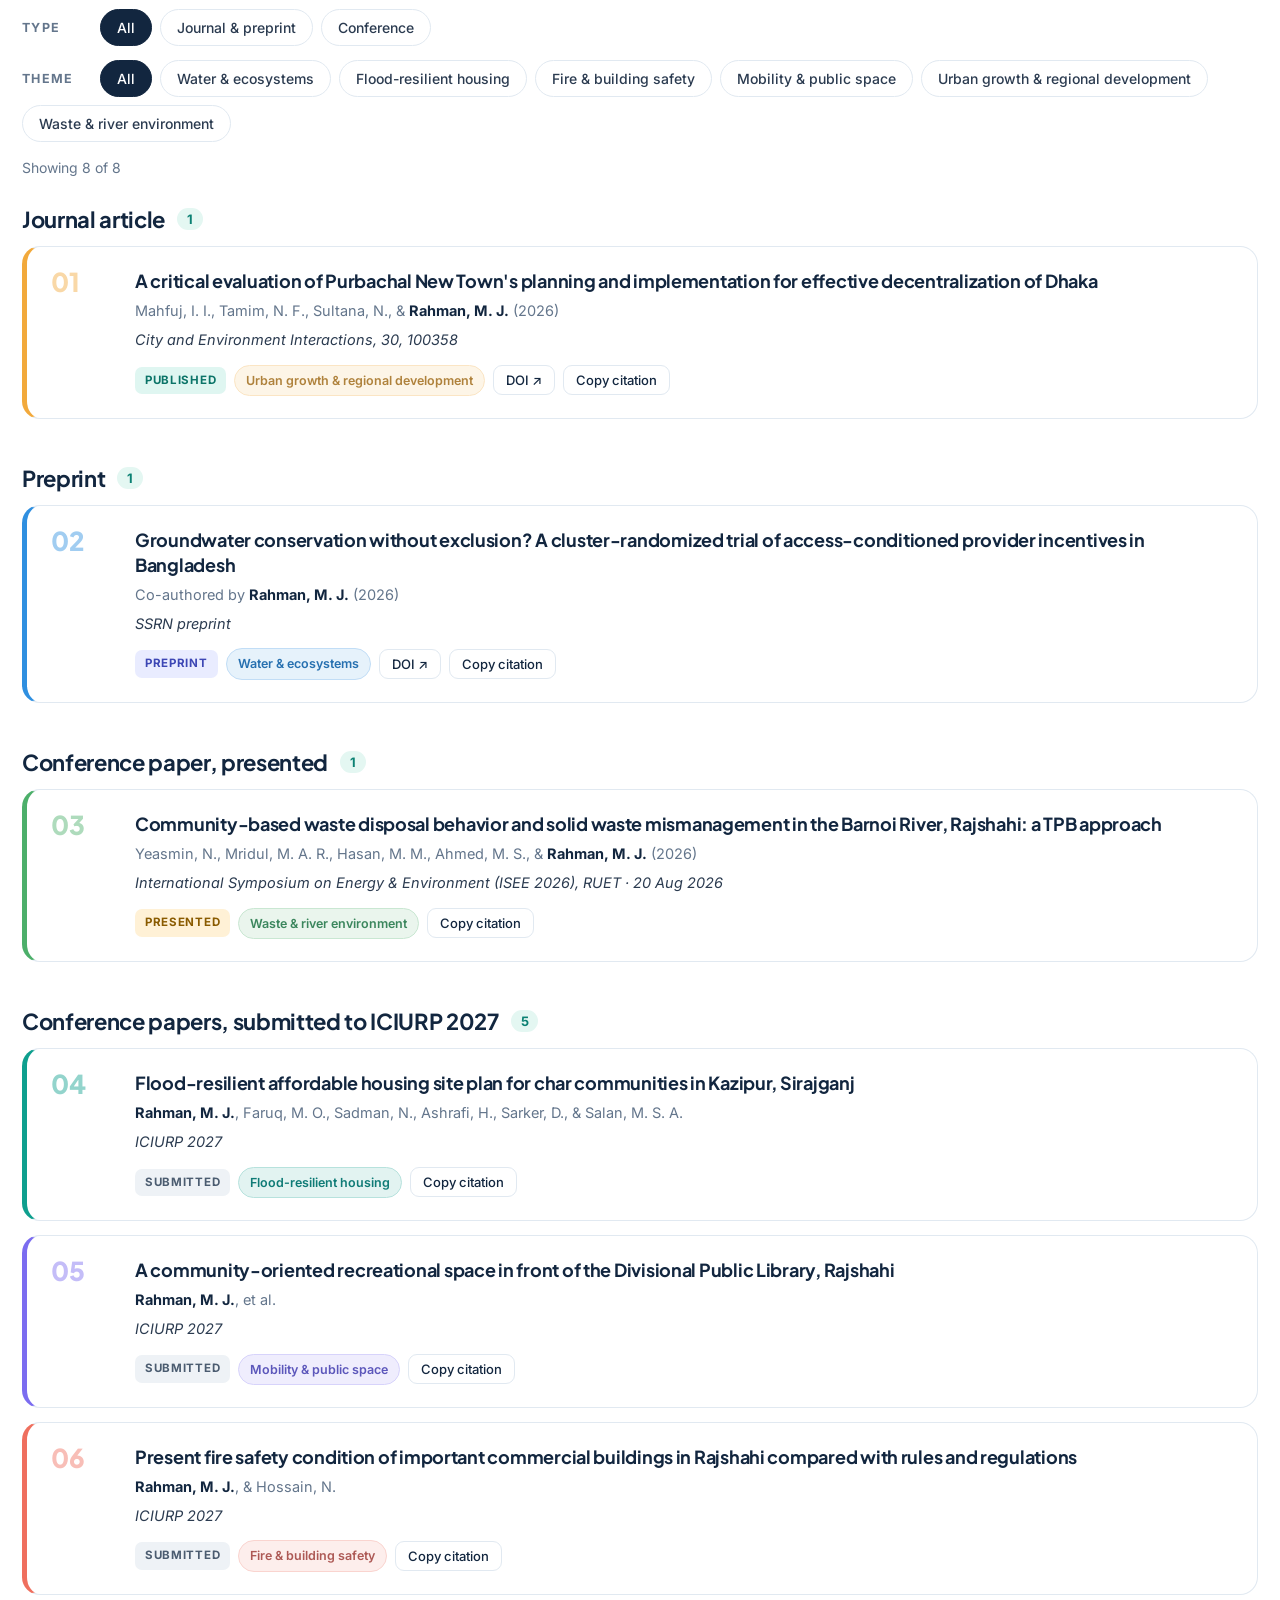
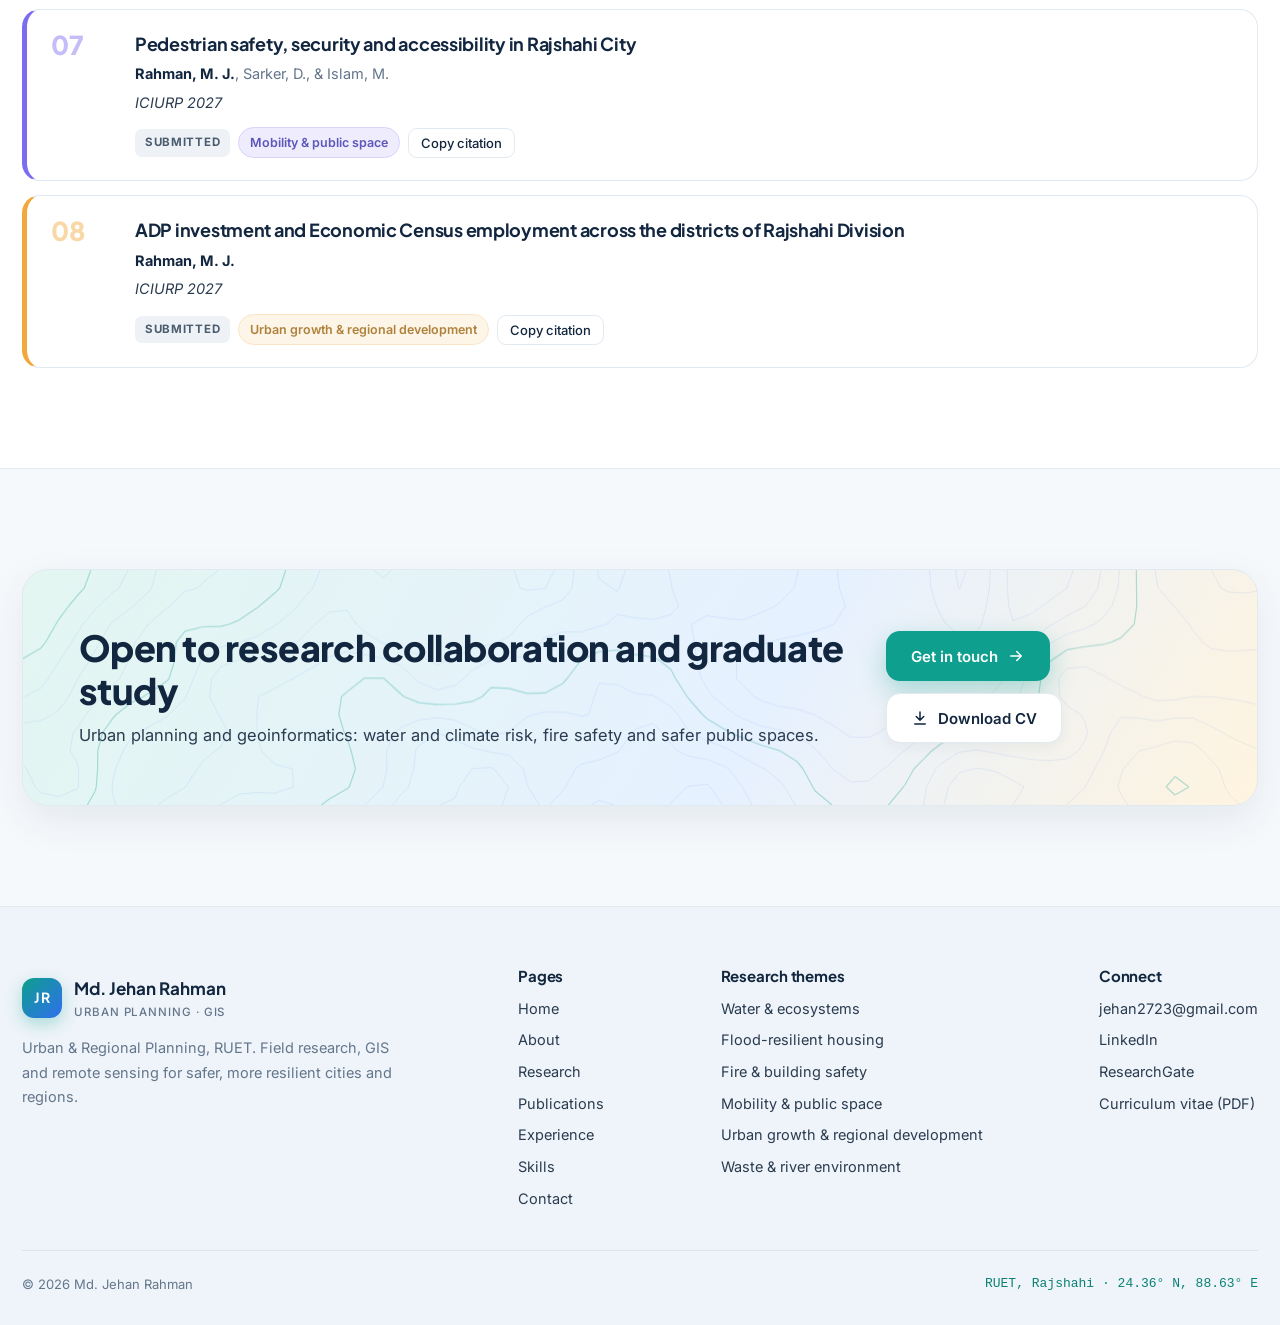
<file: publications.html>
<!DOCTYPE html>
<html lang="en">
<head>
<meta charset="utf-8">
<meta name="viewport" content="width=device-width, initial-scale=1">
<title>Publications | Md. Jehan Rahman</title>
<meta name="description" content="Publications and conference papers of Md. Jehan Rahman.">
<meta property="og:title" content="Publications | Md. Jehan Rahman">
<meta property="og:description" content="Publications and conference papers of Md. Jehan Rahman.">
<meta property="og:image" content="assets/img/photo.jpg">
<meta name="theme-color" content="#f9fcff">
<link rel="icon" href="data:image/svg+xml,%3Csvg xmlns='http://www.w3.org/2000/svg' viewBox='0 0 64 64'%3E%3Crect width='64' height='64' rx='16' fill='%230e9f8e'/%3E%3Cpath d='M12 46 26 27l9 11 6-7 11 15z' fill='%23fff'/%3E%3Ccircle cx='44' cy='20' r='5' fill='%23f2a93b'/%3E%3C/svg%3E">
<link rel="preconnect" href="https://fonts.googleapis.com"><link rel="preconnect" href="https://fonts.gstatic.com" crossorigin>
<link href="https://fonts.googleapis.com/css2?family=Inter:wght@400;500;600;700&family=Plus+Jakarta+Sans:wght@600;700;800&display=swap" rel="stylesheet">
<link rel="stylesheet" href="assets/css/style.css">
</head>
<body data-page="publications">
<div class="progress"></div>
<header class="site-head">
  <div class="wrap">
    <a class="brand" href="index.html"><span class="mk">JR</span><span>Md. Jehan Rahman<small>Urban Planning · GIS</small></span></a>
    <button class="menu-btn" aria-label="Open menu" aria-expanded="false"><span></span><span></span><span></span></button>
    <nav class="nav" aria-label="Main"><a href="index.html" data-p="home">Home</a><a href="about.html" data-p="about">About</a><a href="research.html" data-p="research">Research</a><a href="publications.html" data-p="publications">Publications</a><a href="experience.html" data-p="experience">Experience</a><a href="skills.html" data-p="skills">Skills</a><a href="contact.html" data-p="contact">Contact</a><a class="cv" href="cv.pdf" target="_blank" rel="noopener">Download CV</a></nav>
  </div>
</header>
<main>
<section class="banner"><canvas class="contours" data-seed="9" aria-hidden="true"></canvas>
  <div class="wrap"><span class="eyebrow">Publications</span><h1>Papers &amp; presentations</h1><p>One journal article, one preprint and six conference papers. Copy any citation in one click.</p><div class="quick"><span class="pill" style="--c:#0e9f8e"><i></i>1 journal article</span><span class="pill" style="--c:#3d47b5"><i></i>1 preprint</span><span class="pill" style="--c:#f2a93b"><i></i>1 presented</span><span class="pill" style="--c:#64768c"><i></i>5 submitted</span></div>
  <div class="crumbs"><a href="index.html">Home</a> / Publications</div></div></section>
<section class="blk"><div class="wrap">
  <div class="sec-head rv"><span class="kicker">Overview</span><h2>Research output in numbers</h2></div>
  <div class="grid g3">
    <div class="card flat chart-card rv"><h3>By status</h3><div class="sub">Eight outputs in total</div>
      <div data-donut='[["Published",1,"#0e9f8e"],["Preprint",1,"#3d47b5"],["Presented",1,"#f2a93b"],["Submitted",5,"#a8b6c6"]]' data-label="outputs" data-aria="Outputs by status"></div></div>
    <div class="card flat chart-card rv d1"><h3>By theme</h3><div class="sub">Number of papers in each research theme</div>
      <div class="hbars">
        <div class="hb" style="--c:#7b6cf0"><div class="top">Mobility &amp; public space <span>2</span></div><div class="track"><div class="fill" data-w="100"></div></div></div>
        <div class="hb" style="--c:#f2a93b"><div class="top">Urban growth &amp; regional development <span>2</span></div><div class="track"><div class="fill" data-w="100"></div></div></div>
        <div class="hb" style="--c:#2f8fe0"><div class="top">Water &amp; ecosystems <span>1</span></div><div class="track"><div class="fill" data-w="50"></div></div></div>
        <div class="hb" style="--c:#0e9f8e"><div class="top">Flood-resilient housing <span>1</span></div><div class="track"><div class="fill" data-w="50"></div></div></div>
        <div class="hb" style="--c:#ef6f5e"><div class="top">Fire &amp; building safety <span>1</span></div><div class="track"><div class="fill" data-w="50"></div></div></div>
        <div class="hb" style="--c:#4caf6a"><div class="top">Waste &amp; river environment <span>1</span></div><div class="track"><div class="fill" data-w="50"></div></div></div>
      </div></div>
    <div class="card flat chart-card rv d2"><h3>Authorship</h3><div class="sub">My position on each paper</div>
      <div class="splitbar" role="img" aria-label="First author on 5 papers, co-author on 3"><div style="--c:#0e9f8e;width:62.5%">5 first author</div><div style="--c:#2f8fe0;width:37.5%">3 co-author</div></div>
      <div class="splitkey"><span><i style="--c:#0e9f8e"></i>First author: all five ICIURP 2027 papers</span><span><i style="--c:#2f8fe0"></i>Co-author: journal article, preprint and ISEE 2026 paper</span></div>
      <div style="margin-top:22px" class="cbox"><div class="ico" style="--c:#0e9f8e"><svg viewBox="0 0 24 24" fill="none" stroke="currentColor" stroke-width="1.8" stroke-linecap="round" stroke-linejoin="round" aria-hidden="true"><path d="M14 3H6a2 2 0 0 0-2 2v14a2 2 0 0 0 2 2h12a2 2 0 0 0 2-2V9z"/><path d="M14 3v6h6M8 13h8M8 17h5"/></svg></div><div><small>Journal</small><b>City and Environment Interactions</b><p>Volume 30, article 100358 (2026)</p></div></div></div>
  </div>
</div></section>
<section class="blk alt"><div class="wrap">
  <div class="sec-head rv"><span class="kicker">Full list</span><h2>All papers</h2><p>Filter by type or theme.</p></div>
  <div class="filters rv" data-target="#pubs" data-key="type"><span class="lb">Type</span><button class="on" data-f="all">All</button><button data-f="journal">Journal &amp; preprint</button><button data-f="conf">Conference</button></div>
  <div class="filters rv" data-target="#pubs" data-key="theme"><span class="lb">Theme</span><button class="on" data-f="all">All</button><button data-f="water">Water &amp; ecosystems</button><button data-f="flood">Flood-resilient housing</button><button data-f="fire">Fire &amp; building safety</button><button data-f="mobility">Mobility &amp; public space</button><button data-f="urban">Urban growth &amp; regional development</button><button data-f="waste">Waste &amp; river environment</button></div>
  <p class="count-note" data-count-for="#pubs" aria-live="polite"></p>
  <div id="pubs"><div class="pubgroup" data-group><h3>Journal article <span class="cnt">1</span></h3><div class="pub rv" data-cat="journal urban" style="--c:#f2a93b"><div class="no">01</div><div><h4>A critical evaluation of Purbachal New Town&#39;s planning and implementation for effective decentralization of Dhaka</h4><div class="au">Mahfuj, I. I., Tamim, N. F., Sultana, N., &amp; <b>Rahman, M. J.</b> (2026)</div><div class="ven">City and Environment Interactions, 30, 100358</div><div class="acts"><span class="status st-pub">Published</span><span class="tag c" style="--c:#f2a93b">Urban growth &amp; regional development</span><a href="https://doi.org/10.1016/j.cacint.2026.100358" target="_blank" rel="noopener">DOI ↗</a><button data-copy="Mahfuj, I. I., Tamim, N. F., Sultana, N., &amp; Rahman, M. J. (2026). A critical evaluation of Purbachal New Town&#39;s planning and implementation for effective decentralization of Dhaka. City and Environment Interactions, 30, 100358. https://doi.org/10.1016/j.cacint.2026.100358">Copy citation</button></div></div></div></div><div class="pubgroup" data-group><h3>Preprint <span class="cnt">1</span></h3><div class="pub rv" data-cat="journal water" style="--c:#2f8fe0"><div class="no">02</div><div><h4>Groundwater conservation without exclusion? A cluster-randomized trial of access-conditioned provider incentives in Bangladesh</h4><div class="au">Co-authored by <b>Rahman, M. J.</b> (2026)</div><div class="ven">SSRN preprint</div><div class="acts"><span class="status st-pre">Preprint</span><span class="tag c" style="--c:#2f8fe0">Water &amp; ecosystems</span><a href="https://doi.org/10.2139/ssrn.7641831" target="_blank" rel="noopener">DOI ↗</a><button data-copy="Groundwater conservation without exclusion? A cluster-randomized trial of access-conditioned provider incentives in Bangladesh (2026). SSRN preprint. https://doi.org/10.2139/ssrn.7641831">Copy citation</button></div></div></div></div><div class="pubgroup" data-group><h3>Conference paper, presented <span class="cnt">1</span></h3><div class="pub rv" data-cat="conf waste" style="--c:#4caf6a"><div class="no">03</div><div><h4>Community-based waste disposal behavior and solid waste mismanagement in the Barnoi River, Rajshahi: a TPB approach</h4><div class="au">Yeasmin, N., Mridul, M. A. R., Hasan, M. M., Ahmed, M. S., &amp; <b>Rahman, M. J.</b> (2026)</div><div class="ven">International Symposium on Energy &amp; Environment (ISEE 2026), RUET · 20 Aug 2026</div><div class="acts"><span class="status st-pres">Presented</span><span class="tag c" style="--c:#4caf6a">Waste &amp; river environment</span><button data-copy="Yeasmin, N., Mridul, M. A. R., Hasan, M. M., Ahmed, M. S., &amp; Rahman, M. J. (2026). Community-based waste disposal behavior and solid waste mismanagement in the Barnoi River, Rajshahi: a TPB approach. ISEE 2026, RUET.">Copy citation</button></div></div></div></div><div class="pubgroup" data-group><h3>Conference papers, submitted to ICIURP 2027 <span class="cnt">5</span></h3><div class="pub rv" data-cat="conf flood" style="--c:#0e9f8e"><div class="no">04</div><div><h4>Flood-resilient affordable housing site plan for char communities in Kazipur, Sirajganj</h4><div class="au"><b>Rahman, M. J.</b>, Faruq, M. O., Sadman, N., Ashrafi, H., Sarker, D., &amp; Salan, M. S. A.</div><div class="ven">ICIURP 2027</div><div class="acts"><span class="status st-sub">Submitted</span><span class="tag c" style="--c:#0e9f8e">Flood-resilient housing</span><button data-copy="Rahman, M. J., Faruq, M. O., Sadman, N., Ashrafi, H., Sarker, D., &amp; Salan, M. S. A. Flood-resilient affordable housing site plan for char communities in Kazipur, Sirajganj. ICIURP 2027 (submitted).">Copy citation</button></div></div></div><div class="pub rv" data-cat="conf mobility" style="--c:#7b6cf0"><div class="no">05</div><div><h4>A community-oriented recreational space in front of the Divisional Public Library, Rajshahi</h4><div class="au"><b>Rahman, M. J.</b>, et al.</div><div class="ven">ICIURP 2027</div><div class="acts"><span class="status st-sub">Submitted</span><span class="tag c" style="--c:#7b6cf0">Mobility &amp; public space</span><button data-copy="Rahman, M. J., et al. A community-oriented recreational space in front of the Divisional Public Library, Rajshahi. ICIURP 2027 (submitted).">Copy citation</button></div></div></div><div class="pub rv" data-cat="conf fire" style="--c:#ef6f5e"><div class="no">06</div><div><h4>Present fire safety condition of important commercial buildings in Rajshahi compared with rules and regulations</h4><div class="au"><b>Rahman, M. J.</b>, &amp; Hossain, N.</div><div class="ven">ICIURP 2027</div><div class="acts"><span class="status st-sub">Submitted</span><span class="tag c" style="--c:#ef6f5e">Fire &amp; building safety</span><button data-copy="Rahman, M. J., &amp; Hossain, N. Present fire safety condition of important commercial buildings in Rajshahi compared with rules and regulations. ICIURP 2027 (submitted).">Copy citation</button></div></div></div><div class="pub rv" data-cat="conf mobility" style="--c:#7b6cf0"><div class="no">07</div><div><h4>Pedestrian safety, security and accessibility in Rajshahi City</h4><div class="au"><b>Rahman, M. J.</b>, Sarker, D., &amp; Islam, M.</div><div class="ven">ICIURP 2027</div><div class="acts"><span class="status st-sub">Submitted</span><span class="tag c" style="--c:#7b6cf0">Mobility &amp; public space</span><button data-copy="Rahman, M. J., Sarker, D., &amp; Islam, M. Pedestrian safety, security and accessibility in Rajshahi City. ICIURP 2027 (submitted).">Copy citation</button></div></div></div><div class="pub rv" data-cat="conf urban" style="--c:#f2a93b"><div class="no">08</div><div><h4>ADP investment and Economic Census employment across the districts of Rajshahi Division</h4><div class="au"><b>Rahman, M. J.</b></div><div class="ven">ICIURP 2027</div><div class="acts"><span class="status st-sub">Submitted</span><span class="tag c" style="--c:#f2a93b">Urban growth &amp; regional development</span><button data-copy="Rahman, M. J. ADP investment and Economic Census employment across the districts of Rajshahi Division. ICIURP 2027 (submitted).">Copy citation</button></div></div></div></div></div>
</div></section>
<section class="blk"><div class="wrap"><div class="cta rv"><canvas class="contours" data-seed="21" aria-hidden="true"></canvas>
  <div><h2>Open to research collaboration and graduate study</h2><p>Urban planning and geoinformatics: water and climate risk, fire safety and safer public spaces.</p></div>
  <div class="btns" style="margin:0"><a class="btn pri" href="contact.html">Get in touch <svg viewBox="0 0 24 24" fill="none" stroke="currentColor" stroke-width="2" stroke-linecap="round" stroke-linejoin="round" width="18" height="18" aria-hidden="true"><path d="M5 12h14M13 6l6 6-6 6"/></svg></a><a class="btn line" href="cv.pdf" target="_blank" rel="noopener"><svg viewBox="0 0 24 24" fill="none" stroke="currentColor" stroke-width="2" stroke-linecap="round" stroke-linejoin="round" width="18" height="18" aria-hidden="true"><path d="M12 4v11M7 10l5 5 5-5M5 20h14"/></svg> Download CV</a></div>
</div></div></section>
</main>
<footer>
  <div class="wrap">
    <div class="top">
      <div style="max-width:380px">
        <a class="brand" href="index.html" style="margin-bottom:14px"><span class="mk">JR</span><span>Md. Jehan Rahman<small>Urban Planning · GIS</small></span></a>
        <p>Urban &amp; Regional Planning, RUET. Field research, GIS and remote sensing for safer, more resilient cities and regions.</p>
      </div>
      <div><h4>Pages</h4><a href="index.html">Home</a><a href="about.html">About</a><a href="research.html">Research</a><a href="publications.html">Publications</a><a href="experience.html">Experience</a><a href="skills.html">Skills</a><a href="contact.html">Contact</a></div>
      <div><h4>Research themes</h4><a href="research.html#water">Water &amp; ecosystems</a><a href="research.html#flood">Flood-resilient housing</a><a href="research.html#fire">Fire &amp; building safety</a><a href="research.html#mobility">Mobility &amp; public space</a><a href="research.html#urban">Urban growth &amp; regional development</a><a href="publications.html#waste">Waste &amp; river environment</a></div>
      <div><h4>Connect</h4>
        <a href="https://mail.google.com/mail/?view=cm&amp;fs=1&amp;to=jehan2723@gmail.com" target="_blank" rel="noopener">jehan2723@gmail.com</a>
        <a href="https://www.linkedin.com/in/jehanrahmanofficial/" target="_blank" rel="noopener">LinkedIn</a>
        <a href="https://www.researchgate.net/profile/Md-Jehan-Rahman" target="_blank" rel="noopener">ResearchGate</a>
        <a href="cv.pdf" target="_blank" rel="noopener">Curriculum vitae (PDF)</a>
      </div>
    </div>
    <div class="bot"><span>© <span id="yr">2026</span> Md. Jehan Rahman</span><span class="mono coords">RUET, Rajshahi · 24.36° N, 88.63° E</span></div>
  </div>
</footer>
<button class="totop" aria-label="Back to top">↑</button>
<script src="assets/js/main.js"></script>
</body>
</html>
</file>
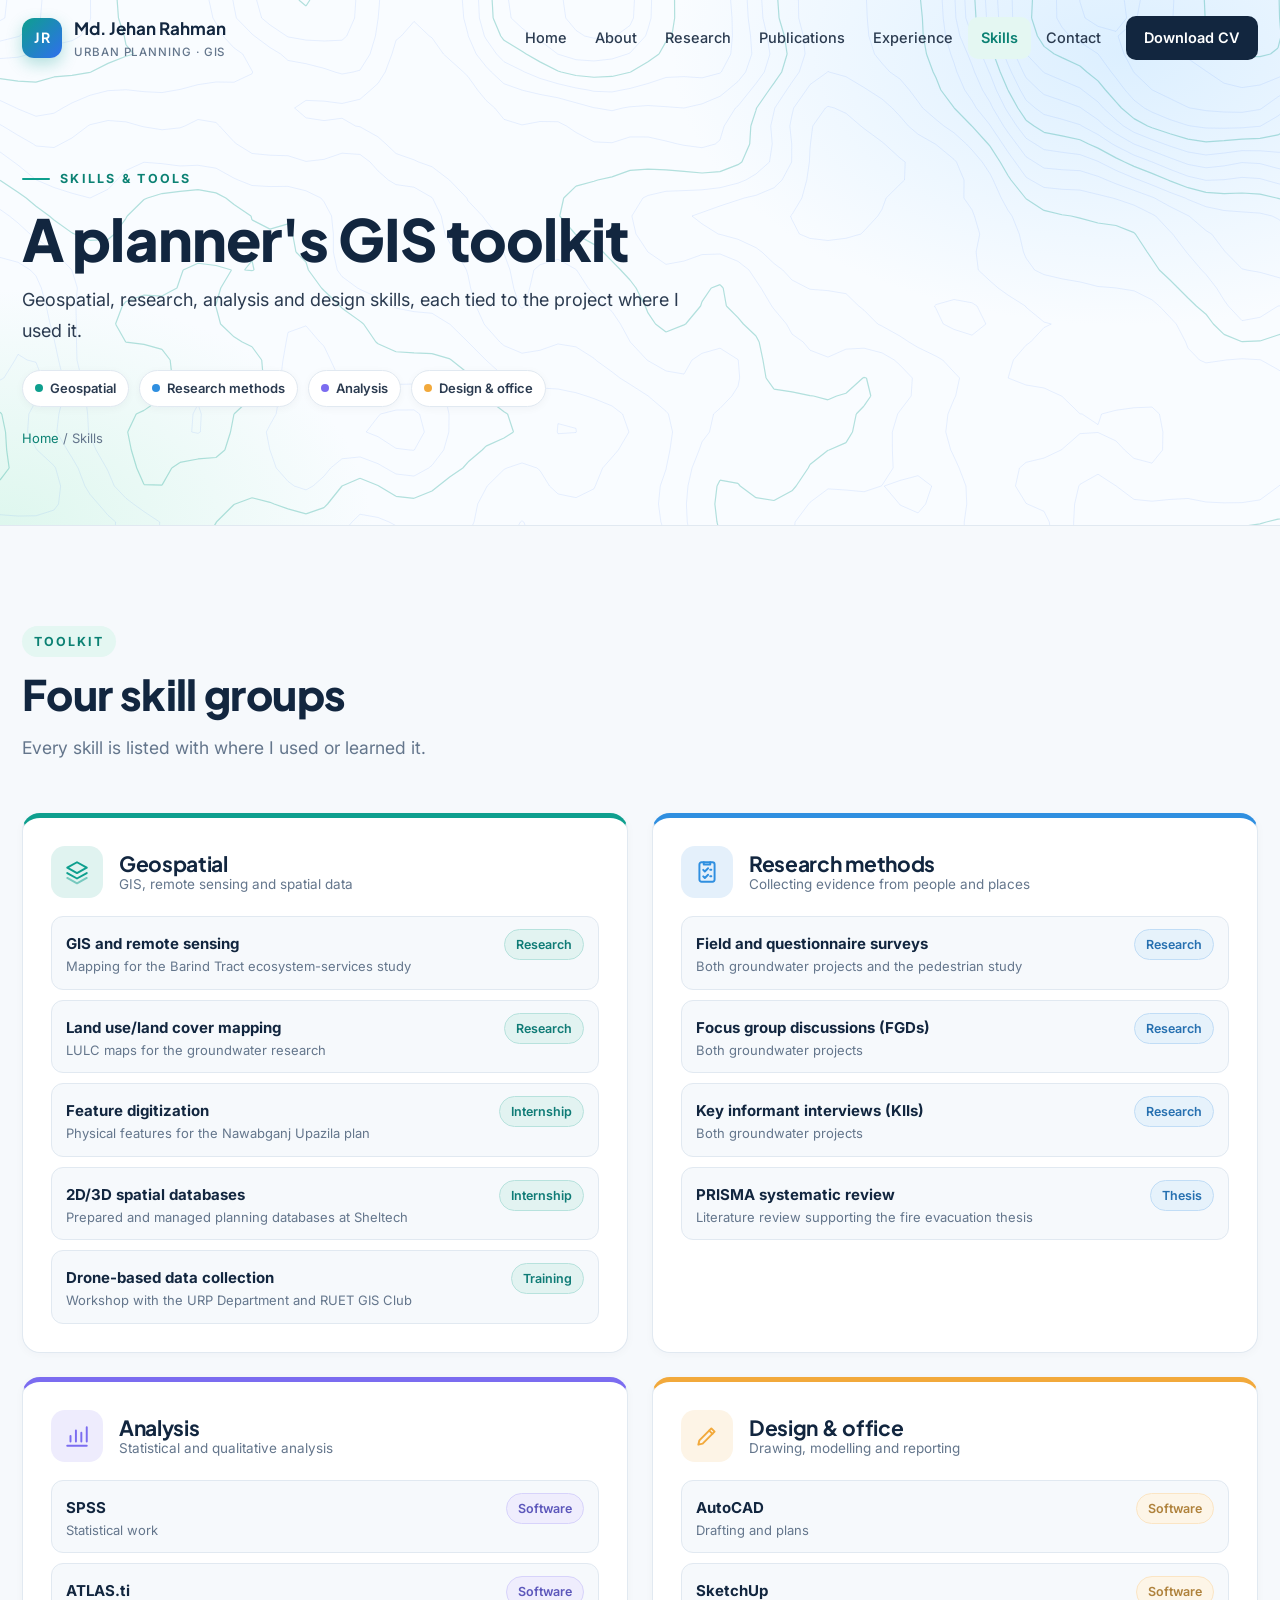
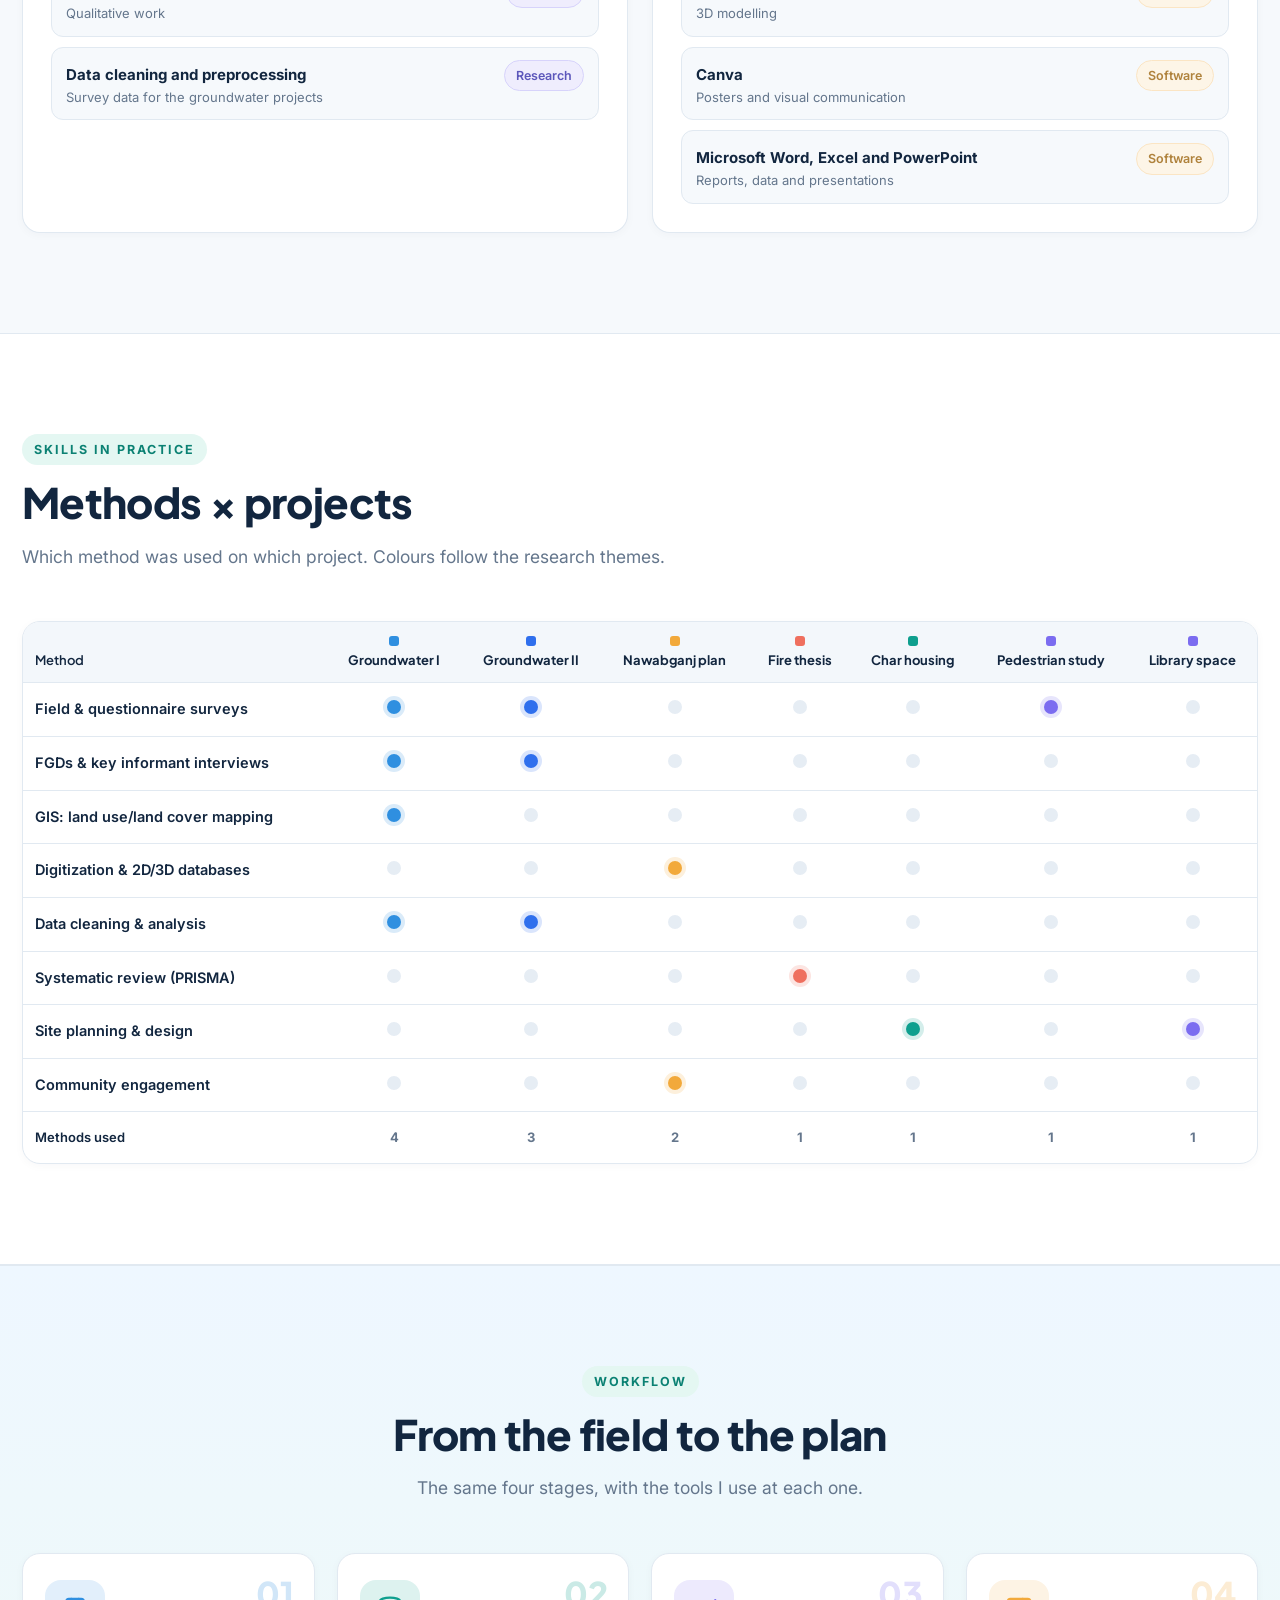
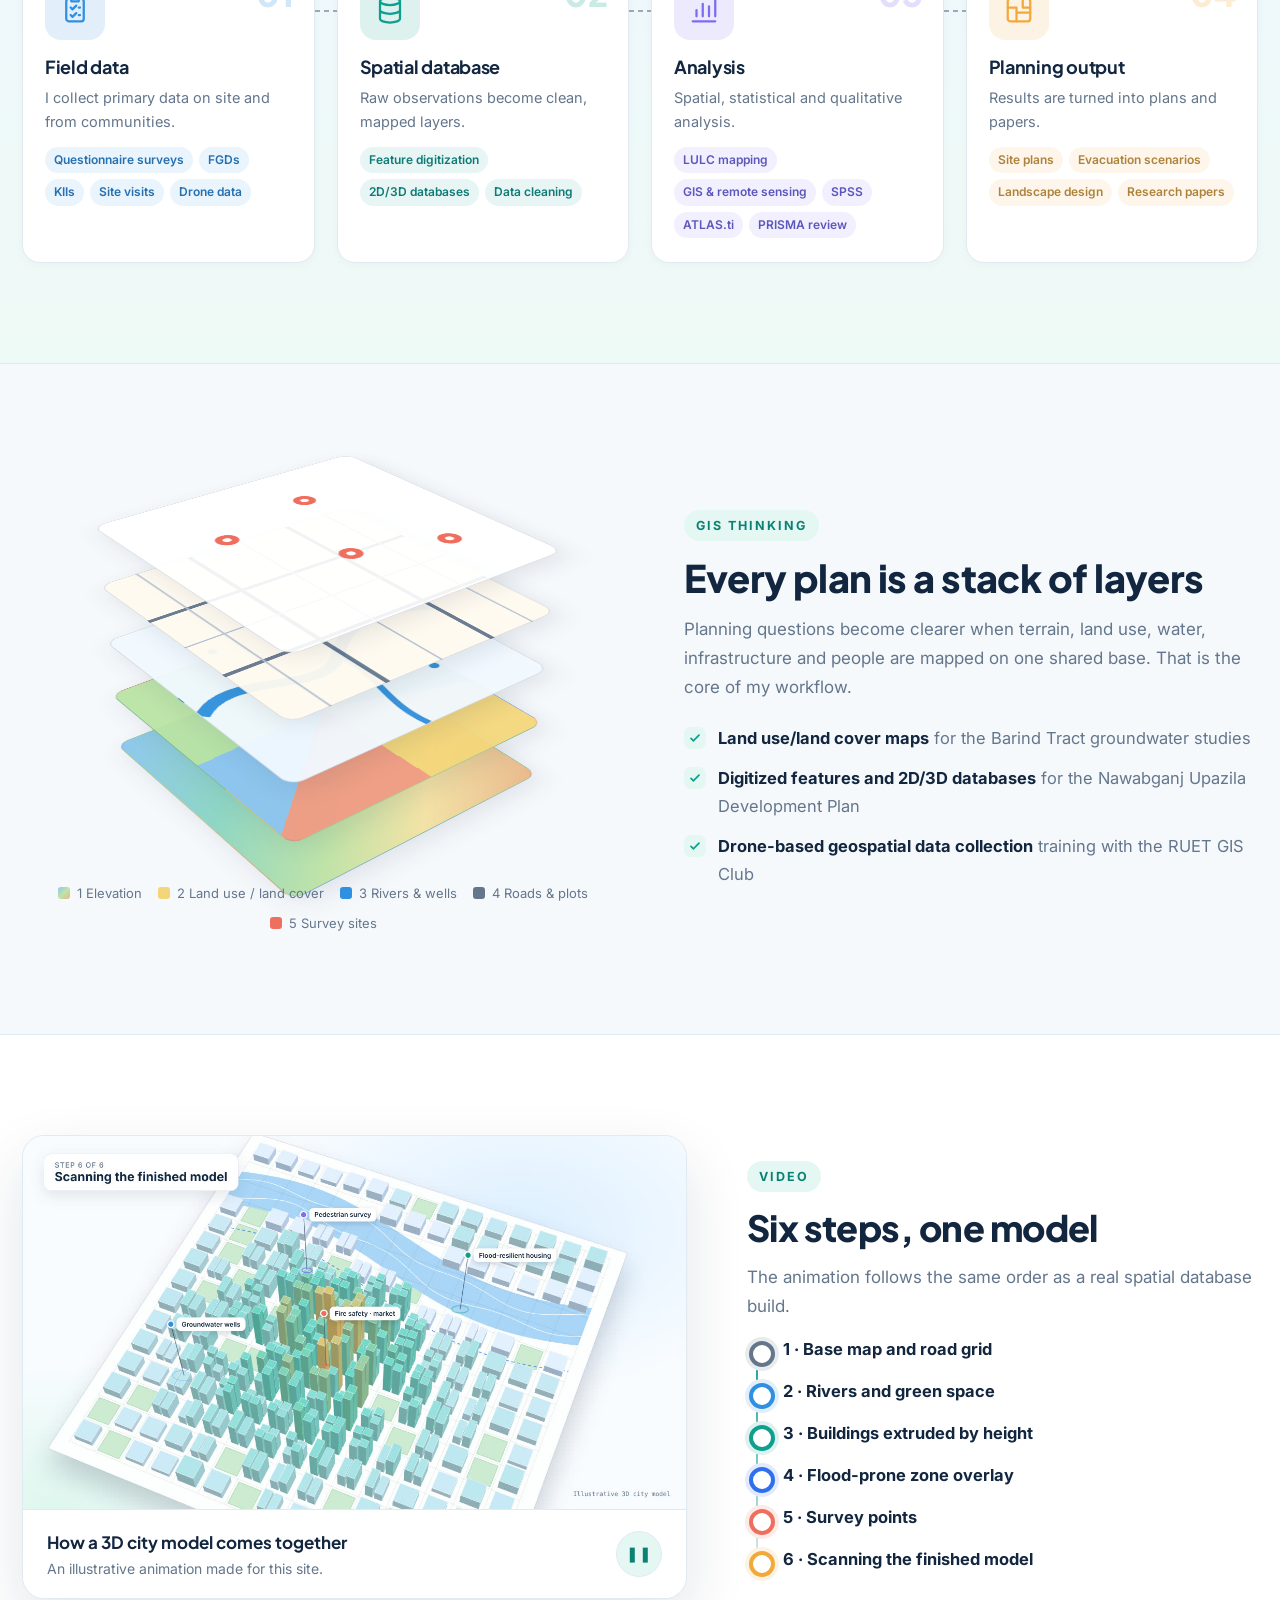
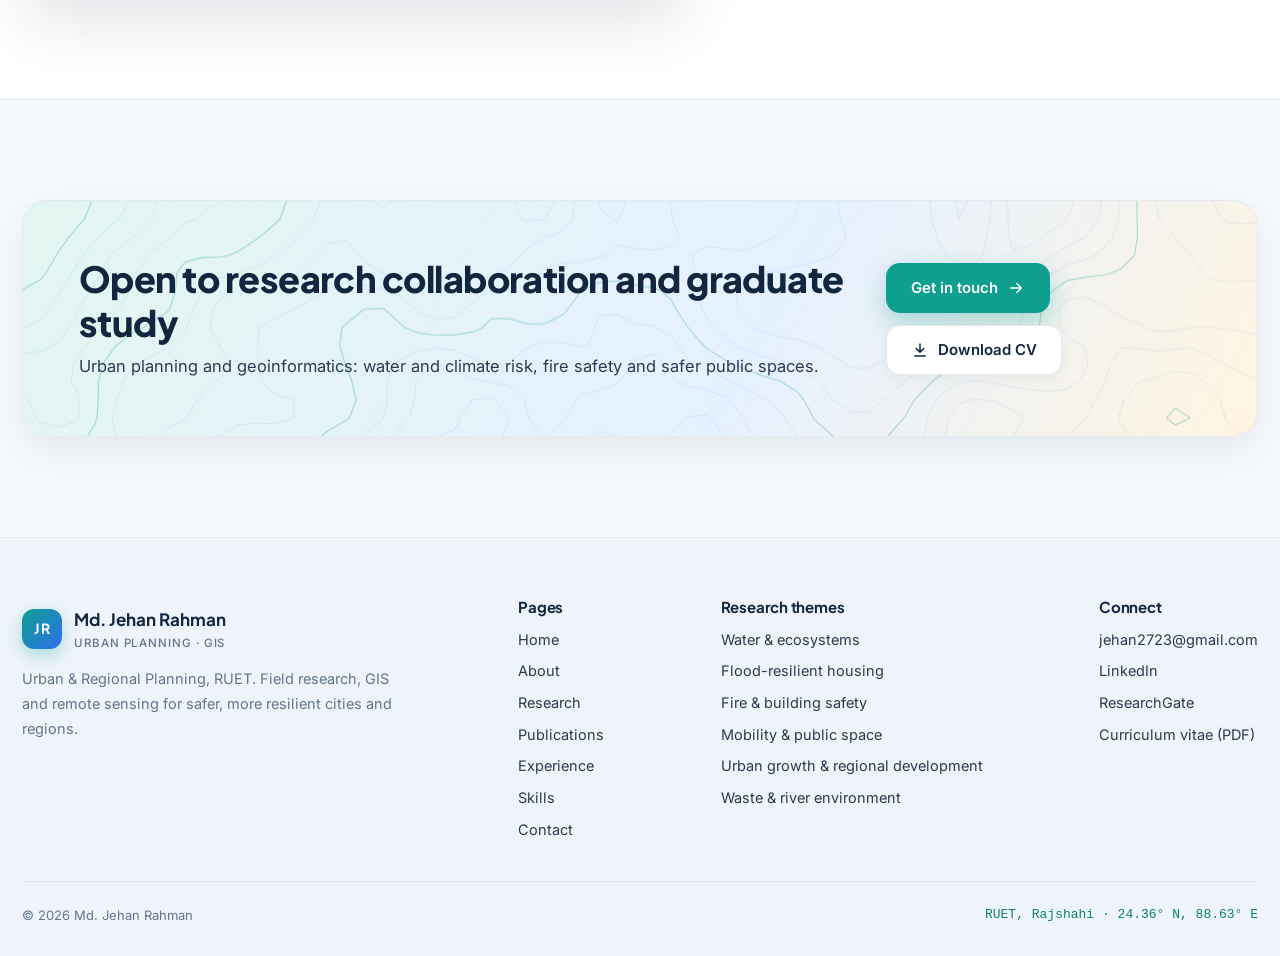
<file: skills.html>
<!DOCTYPE html>
<html lang="en">
<head>
<meta charset="utf-8">
<meta name="viewport" content="width=device-width, initial-scale=1">
<title>Skills &amp; Tools | Md. Jehan Rahman</title>
<meta name="description" content="GIS, research, analysis and design skills of Md. Jehan Rahman, with the projects where each was used.">
<meta property="og:title" content="Skills &amp; Tools | Md. Jehan Rahman">
<meta property="og:description" content="GIS, research, analysis and design skills of Md. Jehan Rahman, with the projects where each was used.">
<meta property="og:image" content="assets/img/photo.jpg">
<meta name="theme-color" content="#f9fcff">
<link rel="icon" href="data:image/svg+xml,%3Csvg xmlns='http://www.w3.org/2000/svg' viewBox='0 0 64 64'%3E%3Crect width='64' height='64' rx='16' fill='%230e9f8e'/%3E%3Cpath d='M12 46 26 27l9 11 6-7 11 15z' fill='%23fff'/%3E%3Ccircle cx='44' cy='20' r='5' fill='%23f2a93b'/%3E%3C/svg%3E">
<link rel="preconnect" href="https://fonts.googleapis.com"><link rel="preconnect" href="https://fonts.gstatic.com" crossorigin>
<link href="https://fonts.googleapis.com/css2?family=Inter:wght@400;500;600;700&family=Plus+Jakarta+Sans:wght@600;700;800&display=swap" rel="stylesheet">
<link rel="stylesheet" href="assets/css/style.css">
</head>
<body data-page="skills">
<div class="progress"></div>
<header class="site-head">
  <div class="wrap">
    <a class="brand" href="index.html"><span class="mk">JR</span><span>Md. Jehan Rahman<small>Urban Planning · GIS</small></span></a>
    <button class="menu-btn" aria-label="Open menu" aria-expanded="false"><span></span><span></span><span></span></button>
    <nav class="nav" aria-label="Main"><a href="index.html" data-p="home">Home</a><a href="about.html" data-p="about">About</a><a href="research.html" data-p="research">Research</a><a href="publications.html" data-p="publications">Publications</a><a href="experience.html" data-p="experience">Experience</a><a href="skills.html" data-p="skills">Skills</a><a href="contact.html" data-p="contact">Contact</a><a class="cv" href="cv.pdf" target="_blank" rel="noopener">Download CV</a></nav>
  </div>
</header>
<main>
<section class="banner"><canvas class="contours" data-seed="15" aria-hidden="true"></canvas>
  <div class="wrap"><span class="eyebrow">Skills &amp; tools</span><h1>A planner&#39;s GIS toolkit</h1><p>Geospatial, research, analysis and design skills, each tied to the project where I used it.</p><div class="quick"><span class="pill" style="--c:#0e9f8e"><i></i>Geospatial</span><span class="pill" style="--c:#2f8fe0"><i></i>Research methods</span><span class="pill" style="--c:#7b6cf0"><i></i>Analysis</span><span class="pill" style="--c:#f2a93b"><i></i>Design &amp; office</span></div>
  <div class="crumbs"><a href="index.html">Home</a> / Skills</div></div></section>
<section class="blk"><div class="wrap">
  <div class="sec-head rv"><span class="kicker">Toolkit</span><h2>Four skill groups</h2><p>Every skill is listed with where I used or learned it.</p></div>
  <div class="grid g2">
  <div class="card flat skillcat rv" style="border-top:5px solid #0e9f8e"><div class="hd"><div class="ico" style="--c:#0e9f8e"><svg viewBox="0 0 24 24" fill="none" stroke="currentColor" stroke-width="1.8" stroke-linecap="round" stroke-linejoin="round" aria-hidden="true"><path d="m12 3 9 5-9 5-9-5 9-5z"/><path d="m3 13 9 5 9-5"/><path d="m3 17.5 9 5 9-5" opacity=".5"/></svg></div><h3>Geospatial<small>GIS, remote sensing and spatial data</small></h3></div><div class="sk"><div class="row"><div><b>GIS and remote sensing</b><small>Mapping for the Barind Tract ecosystem-services study</small></div><span class="tag c" style="--c:#0e9f8e">Research</span></div><div class="row"><div><b>Land use/land cover mapping</b><small>LULC maps for the groundwater research</small></div><span class="tag c" style="--c:#0e9f8e">Research</span></div><div class="row"><div><b>Feature digitization</b><small>Physical features for the Nawabganj Upazila plan</small></div><span class="tag c" style="--c:#0e9f8e">Internship</span></div><div class="row"><div><b>2D/3D spatial databases</b><small>Prepared and managed planning databases at Sheltech</small></div><span class="tag c" style="--c:#0e9f8e">Internship</span></div><div class="row"><div><b>Drone-based data collection</b><small>Workshop with the URP Department and RUET GIS Club</small></div><span class="tag c" style="--c:#0e9f8e">Training</span></div></div></div><div class="card flat skillcat rv" style="border-top:5px solid #2f8fe0"><div class="hd"><div class="ico" style="--c:#2f8fe0"><svg viewBox="0 0 24 24" fill="none" stroke="currentColor" stroke-width="1.8" stroke-linecap="round" stroke-linejoin="round" aria-hidden="true"><rect x="5" y="3" width="14" height="18" rx="2"/><path d="M9 3v2h6V3M8.5 10l1.5 1.5L13 8.5M8.5 16l1.5 1.5L13 14.5M15 10h1M15 16h1"/></svg></div><h3>Research methods<small>Collecting evidence from people and places</small></h3></div><div class="sk"><div class="row"><div><b>Field and questionnaire surveys</b><small>Both groundwater projects and the pedestrian study</small></div><span class="tag c" style="--c:#2f8fe0">Research</span></div><div class="row"><div><b>Focus group discussions (FGDs)</b><small>Both groundwater projects</small></div><span class="tag c" style="--c:#2f8fe0">Research</span></div><div class="row"><div><b>Key informant interviews (KIIs)</b><small>Both groundwater projects</small></div><span class="tag c" style="--c:#2f8fe0">Research</span></div><div class="row"><div><b>PRISMA systematic review</b><small>Literature review supporting the fire evacuation thesis</small></div><span class="tag c" style="--c:#2f8fe0">Thesis</span></div></div></div><div class="card flat skillcat rv" style="border-top:5px solid #7b6cf0"><div class="hd"><div class="ico" style="--c:#7b6cf0"><svg viewBox="0 0 24 24" fill="none" stroke="currentColor" stroke-width="1.8" stroke-linecap="round" stroke-linejoin="round" aria-hidden="true"><path d="M3 21h18M6 17v-5M11 17V7M16 17v-8M21 17V4"/></svg></div><h3>Analysis<small>Statistical and qualitative analysis</small></h3></div><div class="sk"><div class="row"><div><b>SPSS</b><small>Statistical work</small></div><span class="tag c" style="--c:#7b6cf0">Software</span></div><div class="row"><div><b>ATLAS.ti</b><small>Qualitative work</small></div><span class="tag c" style="--c:#7b6cf0">Software</span></div><div class="row"><div><b>Data cleaning and preprocessing</b><small>Survey data for the groundwater projects</small></div><span class="tag c" style="--c:#7b6cf0">Research</span></div></div></div><div class="card flat skillcat rv" style="border-top:5px solid #f2a93b"><div class="hd"><div class="ico" style="--c:#f2a93b"><svg viewBox="0 0 24 24" fill="none" stroke="currentColor" stroke-width="1.8" stroke-linecap="round" stroke-linejoin="round" aria-hidden="true"><path d="M4 20l4-1 11-11-3-3L5 16z"/><path d="m14 7 3 3"/></svg></div><h3>Design &amp; office<small>Drawing, modelling and reporting</small></h3></div><div class="sk"><div class="row"><div><b>AutoCAD</b><small>Drafting and plans</small></div><span class="tag c" style="--c:#f2a93b">Software</span></div><div class="row"><div><b>SketchUp</b><small>3D modelling</small></div><span class="tag c" style="--c:#f2a93b">Software</span></div><div class="row"><div><b>Canva</b><small>Posters and visual communication</small></div><span class="tag c" style="--c:#f2a93b">Software</span></div><div class="row"><div><b>Microsoft Word, Excel and PowerPoint</b><small>Reports, data and presentations</small></div><span class="tag c" style="--c:#f2a93b">Software</span></div></div></div>
  </div>
</div></section>

<section class="blk alt"><div class="wrap">
  <div class="sec-head rv"><span class="kicker">Skills in practice</span><h2>Methods × projects</h2><p>Which method was used on which project. Colours follow the research themes.</p></div>
  <div class="card flat rv" style="padding:0;overflow-x:auto"><table class="matrix"><thead><tr><th>Method</th><th><i style="--c:#2f8fe0"></i>Groundwater I</th><th><i style="--c:#2f6fed"></i>Groundwater II</th><th><i style="--c:#f2a93b"></i>Nawabganj plan</th><th><i style="--c:#ef6f5e"></i>Fire thesis</th><th><i style="--c:#0e9f8e"></i>Char housing</th><th><i style="--c:#7b6cf0"></i>Pedestrian study</th><th><i style="--c:#7b6cf0"></i>Library space</th></tr></thead><tbody><tr><td>Field &amp; questionnaire surveys</td><td><i class="on" style="--c:#2f8fe0"></i></td><td><i class="on" style="--c:#2f6fed"></i></td><td><i></i></td><td><i></i></td><td><i></i></td><td><i class="on" style="--c:#7b6cf0"></i></td><td><i></i></td></tr><tr><td>FGDs &amp; key informant interviews</td><td><i class="on" style="--c:#2f8fe0"></i></td><td><i class="on" style="--c:#2f6fed"></i></td><td><i></i></td><td><i></i></td><td><i></i></td><td><i></i></td><td><i></i></td></tr><tr><td>GIS: land use/land cover mapping</td><td><i class="on" style="--c:#2f8fe0"></i></td><td><i></i></td><td><i></i></td><td><i></i></td><td><i></i></td><td><i></i></td><td><i></i></td></tr><tr><td>Digitization &amp; 2D/3D databases</td><td><i></i></td><td><i></i></td><td><i class="on" style="--c:#f2a93b"></i></td><td><i></i></td><td><i></i></td><td><i></i></td><td><i></i></td></tr><tr><td>Data cleaning &amp; analysis</td><td><i class="on" style="--c:#2f8fe0"></i></td><td><i class="on" style="--c:#2f6fed"></i></td><td><i></i></td><td><i></i></td><td><i></i></td><td><i></i></td><td><i></i></td></tr><tr><td>Systematic review (PRISMA)</td><td><i></i></td><td><i></i></td><td><i></i></td><td><i class="on" style="--c:#ef6f5e"></i></td><td><i></i></td><td><i></i></td><td><i></i></td></tr><tr><td>Site planning &amp; design</td><td><i></i></td><td><i></i></td><td><i></i></td><td><i></i></td><td><i class="on" style="--c:#0e9f8e"></i></td><td><i></i></td><td><i class="on" style="--c:#7b6cf0"></i></td></tr><tr><td>Community engagement</td><td><i></i></td><td><i></i></td><td><i class="on" style="--c:#f2a93b"></i></td><td><i></i></td><td><i></i></td><td><i></i></td><td><i></i></td></tr></tbody><tfoot><tr><td>Methods used</td><td>4</td><td>3</td><td>2</td><td>1</td><td>1</td><td>1</td><td>1</td></tr></tfoot></table></div>
</div></section>

<section class="blk tint"><div class="wrap">
  <div class="sec-head rv center"><span class="kicker">Workflow</span><h2>From the field to the plan</h2><p>The same four stages, with the tools I use at each one.</p></div><div class="flow"><div class="step rv d0" style="--c:#2f8fe0"><span class="no">01</span><div class="dot"><svg viewBox="0 0 24 24" fill="none" stroke="currentColor" stroke-width="1.8" stroke-linecap="round" stroke-linejoin="round" aria-hidden="true"><rect x="5" y="3" width="14" height="18" rx="2"/><path d="M9 3v2h6V3M8.5 10l1.5 1.5L13 8.5M8.5 16l1.5 1.5L13 14.5M15 10h1M15 16h1"/></svg></div><h4>Field data</h4><p>I collect primary data on site and from communities.</p><ul><li>Questionnaire surveys</li><li>FGDs</li><li>KIIs</li><li>Site visits</li><li>Drone data</li></ul></div><div class="step rv d1" style="--c:#0e9f8e"><span class="no">02</span><div class="dot"><svg viewBox="0 0 24 24" fill="none" stroke="currentColor" stroke-width="1.8" stroke-linecap="round" stroke-linejoin="round" aria-hidden="true"><ellipse cx="12" cy="5" rx="8" ry="3"/><path d="M4 5v14c0 1.7 3.6 3 8 3s8-1.3 8-3V5M4 12c0 1.7 3.6 3 8 3s8-1.3 8-3"/></svg></div><h4>Spatial database</h4><p>Raw observations become clean, mapped layers.</p><ul><li>Feature digitization</li><li>2D/3D databases</li><li>Data cleaning</li></ul></div><div class="step rv d2" style="--c:#7b6cf0"><span class="no">03</span><div class="dot"><svg viewBox="0 0 24 24" fill="none" stroke="currentColor" stroke-width="1.8" stroke-linecap="round" stroke-linejoin="round" aria-hidden="true"><path d="M3 21h18M6 17v-5M11 17V7M16 17v-8M21 17V4"/></svg></div><h4>Analysis</h4><p>Spatial, statistical and qualitative analysis.</p><ul><li>LULC mapping</li><li>GIS &amp; remote sensing</li><li>SPSS</li><li>ATLAS.ti</li><li>PRISMA review</li></ul></div><div class="step rv d3" style="--c:#f2a93b"><span class="no">04</span><div class="dot"><svg viewBox="0 0 24 24" fill="none" stroke="currentColor" stroke-width="1.8" stroke-linecap="round" stroke-linejoin="round" aria-hidden="true"><rect x="3" y="3" width="18" height="18" rx="2"/><path d="M3 10h7v11M10 14h11M15 3v7h6"/></svg></div><h4>Planning output</h4><p>Results are turned into plans and papers.</p><ul><li>Site plans</li><li>Evacuation scenarios</li><li>Landscape design</li><li>Research papers</li></ul></div></div>
</div></section>

<section class="blk"><div class="wrap split">
  <div class="layers rv" role="img" aria-label="Five GIS layers stacked: elevation, land use, rivers and wells, roads and plots, survey sites"><div class="stack">
    <div class="ly l-dem"></div><div class="ly l-lulc"></div><div class="ly l-water"></div><div class="ly l-roads"></div><div class="ly l-sites"></div></div>
  <div class="lylegend"><span><i style="background:linear-gradient(135deg,#8fc7ef,#bfe3a8,#e8b88c)"></i>1 Elevation</span><span><i style="background:#f4d67a"></i>2 Land use / land cover</span><span><i style="background:#2f8fe0"></i>3 Rivers &amp; wells</span><span><i style="background:#64768c"></i>4 Roads &amp; plots</span><span><i style="background:#ef6f5e"></i>5 Survey sites</span></div></div>
  <div class="rv">
    <span class="kicker">GIS thinking</span><h2 style="font-size:clamp(26px,3vw,38px);font-weight:800;margin:14px 0">Every plan is a stack of layers</h2>
    <p class="lead-p">Planning questions become clearer when terrain, land use, water, infrastructure and people are mapped on one shared base. That is the core of my workflow.</p>
    <ul class="checks">
      <li><b>Land use/land cover maps</b> for the Barind Tract groundwater studies</li>
      <li><b>Digitized features and 2D/3D databases</b> for the Nawabganj Upazila Development Plan</li>
      <li><b>Drone-based geospatial data collection</b> training with the RUET GIS Club</li>
    </ul>
  </div>
</div></section>

<section class="blk alt"><div class="wrap split" style="grid-template-columns:1.3fr 1fr">
  <div class="video-card rv">
    <video autoplay muted loop playsinline preload="metadata" poster="assets/video/city-poster.jpg" aria-label="Animation of a 3D city model being assembled layer by layer"><source src="assets/video/city-build.mp4" type="video/mp4"></video>
    <div class="cap"><div><b>How a 3D city model comes together</b>An illustrative animation made for this site.</div><button class="vbtn" aria-label="Pause video">❚❚</button></div>
  </div>
  <div class="rv d1">
    <span class="kicker">Video</span><h2 style="font-size:clamp(26px,3vw,36px);font-weight:800;margin:14px 0">Six steps, one model</h2>
    <p class="lead-p">The animation follows the same order as a real spatial database build.</p>
    <div class="tl">
      <div class="it" style="--c:#64768c;padding-bottom:14px"><b style="color:var(--ink)">1 · Base map and road grid</b></div>
      <div class="it" style="--c:#2f8fe0;padding-bottom:14px"><b style="color:var(--ink)">2 · Rivers and green space</b></div>
      <div class="it" style="--c:#0e9f8e;padding-bottom:14px"><b style="color:var(--ink)">3 · Buildings extruded by height</b></div>
      <div class="it" style="--c:#2f6fed;padding-bottom:14px"><b style="color:var(--ink)">4 · Flood-prone zone overlay</b></div>
      <div class="it" style="--c:#ef6f5e;padding-bottom:14px"><b style="color:var(--ink)">5 · Survey points</b></div>
      <div class="it" style="--c:#f2a93b"><b style="color:var(--ink)">6 · Scanning the finished model</b></div>
    </div>
  </div>
</div></section>
<section class="blk"><div class="wrap"><div class="cta rv"><canvas class="contours" data-seed="21" aria-hidden="true"></canvas>
  <div><h2>Open to research collaboration and graduate study</h2><p>Urban planning and geoinformatics: water and climate risk, fire safety and safer public spaces.</p></div>
  <div class="btns" style="margin:0"><a class="btn pri" href="contact.html">Get in touch <svg viewBox="0 0 24 24" fill="none" stroke="currentColor" stroke-width="2" stroke-linecap="round" stroke-linejoin="round" width="18" height="18" aria-hidden="true"><path d="M5 12h14M13 6l6 6-6 6"/></svg></a><a class="btn line" href="cv.pdf" target="_blank" rel="noopener"><svg viewBox="0 0 24 24" fill="none" stroke="currentColor" stroke-width="2" stroke-linecap="round" stroke-linejoin="round" width="18" height="18" aria-hidden="true"><path d="M12 4v11M7 10l5 5 5-5M5 20h14"/></svg> Download CV</a></div>
</div></div></section>
</main>
<footer>
  <div class="wrap">
    <div class="top">
      <div style="max-width:380px">
        <a class="brand" href="index.html" style="margin-bottom:14px"><span class="mk">JR</span><span>Md. Jehan Rahman<small>Urban Planning · GIS</small></span></a>
        <p>Urban &amp; Regional Planning, RUET. Field research, GIS and remote sensing for safer, more resilient cities and regions.</p>
      </div>
      <div><h4>Pages</h4><a href="index.html">Home</a><a href="about.html">About</a><a href="research.html">Research</a><a href="publications.html">Publications</a><a href="experience.html">Experience</a><a href="skills.html">Skills</a><a href="contact.html">Contact</a></div>
      <div><h4>Research themes</h4><a href="research.html#water">Water &amp; ecosystems</a><a href="research.html#flood">Flood-resilient housing</a><a href="research.html#fire">Fire &amp; building safety</a><a href="research.html#mobility">Mobility &amp; public space</a><a href="research.html#urban">Urban growth &amp; regional development</a><a href="publications.html#waste">Waste &amp; river environment</a></div>
      <div><h4>Connect</h4>
        <a href="https://mail.google.com/mail/?view=cm&amp;fs=1&amp;to=jehan2723@gmail.com" target="_blank" rel="noopener">jehan2723@gmail.com</a>
        <a href="https://www.linkedin.com/in/jehanrahmanofficial/" target="_blank" rel="noopener">LinkedIn</a>
        <a href="https://www.researchgate.net/profile/Md-Jehan-Rahman" target="_blank" rel="noopener">ResearchGate</a>
        <a href="cv.pdf" target="_blank" rel="noopener">Curriculum vitae (PDF)</a>
      </div>
    </div>
    <div class="bot"><span>© <span id="yr">2026</span> Md. Jehan Rahman</span><span class="mono coords">RUET, Rajshahi · 24.36° N, 88.63° E</span></div>
  </div>
</footer>
<button class="totop" aria-label="Back to top">↑</button>
<script src="assets/js/main.js"></script>
</body>
</html>
</file>
<file: assets/css/style.css>
/* Md. Jehan Rahman — GIS portfolio · light theme */
:root{
  --bg:#f6f9fc; --white:#ffffff; --ink:#12263f; --text:#2b3b50; --muted:#64768c; --line:#e1e9f1;
  --pri:#0e9f8e; --prid:#0b8173; --blue:#2f6fed; --sky:#e8f3ff; --mint:#e4f7f2; --cream:#fff7e8;
  --amber:#f2a93b; --coral:#ef6f5e; --violet:#7b6cf0; --green:#4caf6a; --water:#2f8fe0;
  --r:18px; --wrap:1240px; --sh:0 14px 40px rgba(18,38,63,.08); --sh2:0 24px 60px rgba(18,38,63,.12);
  --head:"Plus Jakarta Sans","Inter",system-ui,-apple-system,"Segoe UI",sans-serif;
  --body:"Inter",system-ui,-apple-system,"Segoe UI",sans-serif;
  --cur:url("data:image/svg+xml,%3Csvg xmlns='http://www.w3.org/2000/svg' width='28' height='28' viewBox='0 0 28 28'%3E%3Cpath d='M4 3v19l5.2-4.6 3.4 7.6 3.3-1.5-3.4-7.5h7z' fill='%230e9f8e' stroke='%23fff' stroke-width='1.6' stroke-linejoin='round'/%3E%3C/svg%3E") 4 3;
  --curh:url("data:image/svg+xml,%3Csvg xmlns='http://www.w3.org/2000/svg' width='28' height='28' viewBox='0 0 28 28'%3E%3Cpath d='M4 3v19l5.2-4.6 3.4 7.6 3.3-1.5-3.4-7.5h7z' fill='%23ef6f5e' stroke='%23fff' stroke-width='1.6' stroke-linejoin='round'/%3E%3C/svg%3E") 4 3;
  --curx:url("data:image/svg+xml,%3Csvg xmlns='http://www.w3.org/2000/svg' width='32' height='32' viewBox='0 0 32 32'%3E%3Cg fill='none' stroke='%23fff' stroke-width='4' stroke-linecap='round'%3E%3Ccircle cx='16' cy='16' r='7'/%3E%3Cpath d='M16 2v8M16 22v8M2 16h8M22 16h8'/%3E%3C/g%3E%3Cg fill='none' stroke='%230e9f8e' stroke-width='2' stroke-linecap='round'%3E%3Ccircle cx='16' cy='16' r='7'/%3E%3Cpath d='M16 2v8M16 22v8M2 16h8M22 16h8'/%3E%3C/g%3E%3Ccircle cx='16' cy='16' r='1.6' fill='%23ef6f5e'/%3E%3C/svg%3E") 16 16;
}
*{box-sizing:border-box;margin:0;padding:0}
html{scroll-behavior:smooth;cursor:var(--cur),auto}
body{font-family:var(--body);color:var(--text);background:var(--bg);line-height:1.7;font-size:16.5px;-webkit-font-smoothing:antialiased}
a,button,[role=button],select,label,summary,.site{cursor:var(--curh),pointer}
input,textarea{cursor:text}
img,svg,video,canvas{display:block;max-width:100%}
a{color:var(--prid);text-decoration:none}
a:hover{text-decoration:underline}
h1,h2,h3,h4{font-family:var(--head);line-height:1.2;color:var(--ink);letter-spacing:-.015em}
:focus-visible{outline:3px solid rgba(47,111,237,.45);outline-offset:2px;border-radius:6px}
.wrap{width:min(var(--wrap),100% - 44px);margin-inline:auto}
.mono{font-family:ui-monospace,"SFMono-Regular",Menlo,Consolas,monospace}

/* pointer ring */
.cur-ring{position:fixed;left:0;top:0;width:36px;height:36px;margin:-18px 0 0 -18px;border:1.5px solid rgba(14,159,142,.5);border-radius:50%;pointer-events:none;z-index:999;opacity:0;
  transition:width .22s,height .22s,margin .22s,background .22s,border-color .22s,opacity .25s}
.cur-ring.on{opacity:1}
.cur-ring.hot{width:56px;height:56px;margin:-28px 0 0 -28px;background:rgba(239,111,94,.10);border-color:rgba(239,111,94,.6)}
.cur-ring.map{width:14px;height:14px;margin:-7px 0 0 -7px;opacity:0}
.cur-ring.down{background:rgba(14,159,142,.18)}

/* ---------- header ---------- */
.site-head{position:fixed;inset:0 0 auto 0;z-index:50;transition:background .3s, box-shadow .3s}
.site-head .wrap{display:flex;align-items:center;justify-content:space-between;height:76px}
.brand{display:flex;align-items:center;gap:12px;color:var(--ink);font-family:var(--head);font-weight:700;font-size:17px}
.brand:hover{text-decoration:none}
.brand .mk{width:40px;height:40px;border-radius:12px;background:linear-gradient(135deg,var(--pri),var(--blue));display:grid;place-items:center;font-size:14px;letter-spacing:.5px;color:#fff;box-shadow:0 6px 16px rgba(14,159,142,.3)}
.brand small{display:block;font-family:var(--body);font-weight:500;font-size:11.5px;color:var(--muted);letter-spacing:.08em;text-transform:uppercase}
.nav{display:flex;align-items:center;gap:2px}
.nav a{color:var(--text);font-size:14.5px;font-weight:500;padding:9px 13px;border-radius:10px;transition:background .2s,color .2s}
.nav a:hover{background:rgba(14,159,142,.08);color:var(--prid);text-decoration:none}
.nav a.active{color:var(--prid);background:var(--mint);font-weight:600}
.nav a.cv{background:var(--ink);color:#fff;margin-left:10px;font-weight:600;padding:10px 18px}
.nav a.cv:hover{background:var(--prid);color:#fff}
.site-head.solid{background:rgba(255,255,255,.9);backdrop-filter:blur(12px);-webkit-backdrop-filter:blur(12px);box-shadow:0 4px 24px rgba(18,38,63,.08)}
.menu-btn{display:none;width:44px;height:44px;border:1px solid var(--line);background:#fff;border-radius:12px;flex-direction:column;align-items:center;justify-content:center;gap:5px}
.menu-btn span{width:18px;height:2px;background:var(--ink);border-radius:2px;transition:transform .3s,opacity .3s}

/* ---------- hero ---------- */
.hero{position:relative;min-height:100vh;min-height:100svh;overflow:hidden;display:flex;align-items:center;
  background:radial-gradient(900px 620px at 82% 34%,#dcefff 0%,rgba(220,239,255,0) 62%),radial-gradient(760px 520px at 6% 96%,#def7ee 0%,rgba(222,247,238,0) 60%),radial-gradient(500px 360px at 40% 0%,#fff3dc 0%,rgba(255,243,220,0) 65%),#f9fcff}
.hero canvas.city{position:absolute;inset:0;width:100%;height:100%;cursor:var(--curx),crosshair}
.hero::after{content:"";position:absolute;inset:0;z-index:1;pointer-events:none;background:linear-gradient(90deg,rgba(249,252,255,.96) 0%,rgba(249,252,255,.75) 34%,rgba(249,252,255,0) 58%)}
.hero .wrap{position:relative;z-index:2;pointer-events:none;padding:120px 0 120px}
.hero .wrap a,.hero .wrap button{pointer-events:auto}
.eyebrow{display:inline-flex;align-items:center;gap:10px;font-size:12.5px;letter-spacing:.18em;text-transform:uppercase;color:var(--prid);font-weight:700}
.eyebrow::before{content:"";width:28px;height:2px;background:var(--pri);border-radius:2px}
.hero h1{font-size:clamp(42px,6.2vw,80px);font-weight:800;margin:18px 0 16px;max-width:780px}
.hero h1 span{background:linear-gradient(90deg,var(--pri),var(--blue));-webkit-background-clip:text;background-clip:text;color:transparent}
.hero p.lead{font-size:clamp(16.5px,1.5vw,19.5px);color:var(--text);max-width:560px}
.hero .roles{display:flex;flex-wrap:wrap;gap:8px;margin-top:22px;max-width:560px}
.pill{display:inline-flex;align-items:center;gap:7px;font-size:13px;font-weight:600;padding:6px 12px;border-radius:999px;background:#fff;border:1px solid var(--line);color:var(--text);box-shadow:0 2px 8px rgba(18,38,63,.04)}
.pill i{width:8px;height:8px;border-radius:50%;background:var(--c,var(--pri))}
.btns{display:flex;flex-wrap:wrap;gap:12px;margin-top:30px}
.btn{display:inline-flex;align-items:center;gap:9px;height:50px;padding:0 24px;border-radius:14px;font-weight:600;font-size:15px;font-family:var(--body);transition:transform .2s, box-shadow .2s, background .2s;border:1.5px solid transparent}
.btn:hover{text-decoration:none;transform:translateY(-2px)}
.btn.pri{background:var(--pri);color:#fff;box-shadow:0 10px 26px rgba(14,159,142,.32)}
.btn.pri:hover{background:var(--prid)}
.btn.ghost,.btn.line{border-color:var(--line);color:var(--ink);background:#fff;box-shadow:0 4px 14px rgba(18,38,63,.05)}
.btn.ghost:hover,.btn.line:hover{border-color:var(--pri);color:var(--prid)}
.hud{position:absolute;z-index:2;right:30px;bottom:96px;font-size:11.5px;color:var(--muted);text-align:right;line-height:1.7;pointer-events:none;background:rgba(255,255,255,.8);border:1px solid var(--line);border-radius:12px;padding:10px 14px;backdrop-filter:blur(6px)}
.hud b{color:var(--prid);font-weight:600}
.hud .scale{display:inline-block;width:80px;height:6px;border:1px solid var(--muted);border-top:none;margin-left:6px;vertical-align:middle}
.hint3d{white-space:nowrap;position:absolute;z-index:2;left:50%;bottom:92px;transform:translateX(-50%);font-size:12px;color:var(--muted);pointer-events:none}
.legend{position:absolute;z-index:2;left:30px;bottom:96px;font-size:11px;color:var(--muted);pointer-events:none;background:rgba(255,255,255,.8);border:1px solid var(--line);border-radius:12px;padding:10px 14px;backdrop-filter:blur(6px)}
.legend .bar{width:170px;height:8px;border-radius:4px;background:linear-gradient(90deg,#cfe0f0,#63cdbd,#f5b85c);margin:6px 0 3px}
.legend .ends{display:flex;justify-content:space-between}
.legend .keys{margin-top:8px;display:flex;gap:14px}
.legend .keys i{display:inline-block;margin-right:5px}

/* ---------- inner page banner ---------- */
.banner{position:relative;padding:160px 0 76px;overflow:hidden;
  background:radial-gradient(700px 420px at 88% 10%,#dcefff 0%,rgba(220,239,255,0) 65%),radial-gradient(600px 380px at 0% 100%,#def7ee 0%,rgba(222,247,238,0) 62%),#f9fcff;border-bottom:1px solid var(--line)}
.banner canvas{position:absolute;inset:0;width:100%;height:100%}
.banner .wrap{position:relative}
.banner h1{font-size:clamp(34px,4.8vw,58px);font-weight:800;margin:14px 0 12px;max-width:860px}
.banner p{color:var(--text);max-width:680px;font-size:18px}
.crumbs{font-size:13px;color:var(--muted);margin-top:20px}
.banner .quick{display:flex;flex-wrap:wrap;gap:10px;margin-top:24px}

/* ---------- sections ---------- */
section.blk{padding:100px 0}
section.alt{background:#fff;border-block:1px solid var(--line)}
section.tint{background:linear-gradient(180deg,#eef7ff 0%,#eefaf6 100%);border-block:1px solid var(--line)}
.sec-head{max-width:760px;margin-bottom:50px}
.sec-head.center{margin-inline:auto;text-align:center}
.sec-head h2{font-size:clamp(28px,3.3vw,42px);font-weight:800;margin:12px 0 14px}
.sec-head p{color:var(--muted);font-size:17.5px}
.kicker{display:inline-block;font-size:12.5px;letter-spacing:.16em;text-transform:uppercase;color:var(--prid);font-weight:700;background:var(--mint);padding:5px 12px;border-radius:999px}
.grid{display:grid;gap:24px}
.g2{grid-template-columns:repeat(2,1fr)} .g3{grid-template-columns:repeat(3,1fr)} .g4{grid-template-columns:repeat(4,1fr)}
.card{background:var(--white);border:1px solid var(--line);border-radius:var(--r);padding:28px;transition:transform .25s, box-shadow .25s, border-color .25s;box-shadow:0 2px 10px rgba(18,38,63,.03)}
.card:hover{transform:translateY(-4px);box-shadow:var(--sh);border-color:#cfdbe8}
.card.flat:hover{transform:none;box-shadow:0 2px 10px rgba(18,38,63,.03);border-color:var(--line)}
.card h3{font-size:19px;margin:16px 0 8px}
.card p{color:var(--muted);font-size:15.5px}
.ico{width:52px;height:52px;border-radius:14px;display:grid;place-items:center;background:color-mix(in srgb,var(--c,var(--pri)) 13%,#fff);color:var(--c,var(--pri));flex:none}
.ico svg{width:26px;height:26px}
.tags{display:flex;flex-wrap:wrap;gap:7px;margin-top:14px}
.tag{font-size:12.5px;padding:4px 11px;border-radius:999px;background:#f1f5f9;color:#3c4d63;border:1px solid var(--line);font-family:var(--body)}
.tag.c{background:color-mix(in srgb,var(--c) 12%,#fff);border-color:color-mix(in srgb,var(--c) 30%,#fff);color:color-mix(in srgb,var(--c) 70%,#12263f);font-weight:600}
.split{display:grid;grid-template-columns:1.05fr 1fr;gap:60px;align-items:center}
.lead-p{color:var(--muted);font-size:17px;margin-bottom:14px}

/* stats */
.stats{position:relative;z-index:3;margin-top:-66px}
.stats .grid{background:#fff;border:1px solid var(--line);border-radius:22px;box-shadow:var(--sh2);padding:30px 18px;grid-template-columns:repeat(6,1fr);gap:0}
.stat{text-align:center;padding:6px 12px;border-right:1px solid var(--line)}
.stat:last-child{border-right:none}
.stat .num{font-family:var(--head);font-size:40px;font-weight:800;color:var(--ink);line-height:1.1}
.stat .lbl{font-size:13px;color:var(--muted);margin-top:6px;line-height:1.4}
.stat .num.c1{color:var(--pri)} .stat .num.c2{color:var(--blue)} .stat .num.c3{color:var(--coral)} .stat .num.c4{color:var(--violet)} .stat .num.c5{color:var(--amber)} .stat .num.c6{color:var(--green)}

/* theme cards */
.theme{position:relative;overflow:hidden;color:inherit;display:block}
.theme:hover{text-decoration:none}
.theme::before{content:"";position:absolute;left:0;top:0;bottom:0;width:5px;background:var(--c)}
.theme .n{position:absolute;right:20px;top:16px;font:800 44px var(--head);color:color-mix(in srgb,var(--c) 16%,#fff)}
.theme ul{list-style:none;margin-top:12px;font-size:14px;color:var(--text);display:grid;gap:6px}
.theme ul li{padding-left:16px;position:relative}
.theme ul li::before{content:"";position:absolute;left:0;top:10px;width:7px;height:7px;border-radius:2px;background:var(--c)}
.theme .go{display:inline-block;margin-top:16px;font-weight:600;font-size:14px;color:var(--c)}

/* field-sites map */
.sitemap{display:grid;grid-template-columns:1.05fr 1fr;gap:44px;align-items:center}
.mapbox{background:#fff;border:1px solid var(--line);border-radius:22px;padding:18px;box-shadow:var(--sh)}
.mapbox svg{width:100%;height:auto;border-radius:14px}
.mapbox .cap{display:flex;justify-content:space-between;gap:12px;font-size:12px;color:var(--muted);padding:10px 6px 0}
.site circle.hit{fill:transparent}
.site .ring{fill:none;stroke:var(--c);stroke-width:2;opacity:.5;transform-box:fill-box;transform-origin:center;animation:ping 2.4s ease-out infinite}
.site .dot{fill:var(--c);stroke:#fff;stroke-width:2.5;transition:r .2s}
.site text{font:700 13px var(--head);fill:var(--ink);paint-order:stroke;stroke:#fff;stroke-width:4px;stroke-linejoin:round}
.site.on .dot{r:10}
@keyframes ping{0%{transform:scale(.6);opacity:.7}100%{transform:scale(2.4);opacity:0}}
.site-panels{position:relative;min-height:330px}
.site-panel{display:none}
.site-panel.on{display:block;animation:fadeUp .4s ease}
@keyframes fadeUp{from{opacity:0;transform:translateY(10px)}}
.site-panel h3{font-size:26px;margin:10px 0 6px}
.site-panel .where{font-size:13px;color:var(--muted)}
.site-panel ul{list-style:none;margin-top:16px;display:grid;gap:10px}
.site-panel li{background:#fff;border:1px solid var(--line);border-radius:14px;padding:13px 16px;font-size:15px;display:flex;gap:12px;align-items:flex-start}
.site-panel li i{width:10px;height:10px;border-radius:3px;background:var(--c);margin-top:8px;flex:none}
.site-panel li small{display:block;color:var(--muted);font-size:13px}
.site-tabs{display:flex;flex-wrap:wrap;gap:8px;margin-bottom:18px}
.site-tabs button{border:1px solid var(--line);background:#fff;color:var(--text);padding:8px 14px;border-radius:999px;font:600 13.5px var(--body);transition:all .2s}
.site-tabs button.on{background:var(--ink);border-color:var(--ink);color:#fff}

/* workflow */
.flow{display:grid;grid-template-columns:repeat(4,1fr);gap:22px;position:relative;counter-reset:st}
.flow .step{position:relative;background:#fff;border:1px solid var(--line);border-radius:var(--r);padding:26px 22px 24px;box-shadow:0 2px 10px rgba(18,38,63,.03)}
.flow .step .dot{width:60px;height:60px;border-radius:16px;display:grid;place-items:center;background:color-mix(in srgb,var(--c) 14%,#fff);color:var(--c);margin-bottom:16px}
.flow .step .dot svg{width:30px;height:30px}
.flow .step::after{content:"";position:absolute;top:56px;right:-23px;width:22px;height:2px;background:repeating-linear-gradient(90deg,var(--muted) 0 5px,transparent 5px 9px);opacity:.6}
.flow .step:last-child::after{display:none}
.flow .step .no{position:absolute;right:20px;top:18px;font:800 34px var(--head);color:color-mix(in srgb,var(--c) 22%,#fff)}
.flow .step h4{font-size:18px;margin-bottom:8px}
.flow .step p{font-size:14.5px;color:var(--muted)}
.flow .step ul{list-style:none;margin-top:12px;display:flex;flex-wrap:wrap;gap:6px}
.flow .step ul li{font-size:12px;font-weight:600;padding:3px 9px;border-radius:999px;background:color-mix(in srgb,var(--c) 10%,#fff);color:color-mix(in srgb,var(--c) 70%,#12263f)}

/* hub diagram */
.hub{display:grid;grid-template-columns:1fr 260px 1fr;gap:34px;align-items:center}
.hub .col{display:grid;gap:16px}
.hub .core{aspect-ratio:1;border-radius:50%;background:radial-gradient(circle at 30% 25%,#fff,#e9f6ff 70%);border:1px solid var(--line);box-shadow:var(--sh);display:grid;place-items:center;text-align:center;padding:30px;position:relative}
.hub .core::before{content:"";position:absolute;inset:-14px;border-radius:50%;border:2px dashed #c9d9ea;animation:spin 60s linear infinite}
@keyframes spin{to{transform:rotate(360deg)}}
.hub .core b{font:800 20px/1.3 var(--head);color:var(--ink);display:block}
.hub .core small{color:var(--muted);font-size:13px;display:block;margin-top:8px}
.hub .node{background:#fff;border:1px solid var(--line);border-left:5px solid var(--c);border-radius:14px;padding:14px 18px;display:flex;gap:14px;align-items:center;position:relative;transition:transform .2s,box-shadow .2s}
.hub .node:hover{transform:translateY(-3px);box-shadow:var(--sh)}
.hub .node b{font:700 15.5px var(--head);color:var(--ink);display:block}
.hub .node small{font-size:13px;color:var(--muted)}
.hub .node .ico{width:42px;height:42px;border-radius:12px}
.hub .node .ico svg{width:22px;height:22px}

/* layer stack */
.layers{position:relative;height:470px;perspective:1200px}
.layers .stack{position:absolute;left:50%;top:50%;width:300px;height:300px;transform-style:preserve-3d;transform:translate(-50%,-30%) rotateX(58deg) rotateZ(-38deg)}
.layers .ly{position:absolute;inset:0;border-radius:14px;border:1px solid rgba(18,38,63,.14);box-shadow:0 10px 30px rgba(18,38,63,.10);transition:transform .7s cubic-bezier(.3,.8,.3,1)}
.layers.open .ly:nth-child(2){transform:translateZ(60px)}
.layers.open .ly:nth-child(3){transform:translateZ(120px)}
.layers.open .ly:nth-child(4){transform:translateZ(180px)}
.layers.open .ly:nth-child(5){transform:translateZ(240px)}
.l-dem{background:linear-gradient(135deg,#8fc7ef,#8fd6c4 30%,#bfe3a8 55%,#f3e2a6 75%,#e8b88c)}
.l-lulc{background:conic-gradient(from 30deg,#8fd19b 0 22%,#f4d67a 0 41%,#f09a82 0 55%,#8cc4f0 0 66%,#b9e3a3 0 100%);opacity:.94}
.l-water{background:#f1f8fe url("data:image/svg+xml,%3Csvg xmlns='http://www.w3.org/2000/svg' viewBox='0 0 300 300'%3E%3Cpath d='M0 170 C60 120 110 210 160 160 S250 110 300 140' stroke='%232f8fe0' stroke-width='14' fill='none'/%3E%3Cpath d='M160 160 C170 210 140 250 150 300' stroke='%232f8fe0' stroke-width='7' fill='none'/%3E%3Ccircle cx='70' cy='80' r='5' fill='%232f8fe0'/%3E%3Ccircle cx='220' cy='230' r='5' fill='%232f8fe0'/%3E%3Ccircle cx='240' cy='60' r='5' fill='%232f8fe0'/%3E%3C/svg%3E") center/cover;opacity:.95}
.l-roads{background:#fffaf0 url("data:image/svg+xml,%3Csvg xmlns='http://www.w3.org/2000/svg' viewBox='0 0 300 300'%3E%3Cg stroke='%2364768c' stroke-width='5' fill='none'%3E%3Cpath d='M0 90 H300 M0 210 H300 M100 0 V300 M220 0 V300'/%3E%3C/g%3E%3Cg stroke='%23b3c0cf' stroke-width='2'%3E%3Cpath d='M0 150 H300 M40 0 V300 M160 0 V300 M270 0 V300'/%3E%3C/g%3E%3C/svg%3E") center/cover;opacity:.95}
.l-sites{background:rgba(255,255,255,.9) url("data:image/svg+xml,%3Csvg xmlns='http://www.w3.org/2000/svg' viewBox='0 0 300 300'%3E%3Cg fill='%23ef6f5e'%3E%3Ccircle cx='80' cy='100' r='11'/%3E%3Ccircle cx='190' cy='70' r='11'/%3E%3Ccircle cx='150' cy='190' r='11'/%3E%3Ccircle cx='240' cy='220' r='11'/%3E%3C/g%3E%3Cg fill='%23fff'%3E%3Ccircle cx='80' cy='100' r='4'/%3E%3Ccircle cx='190' cy='70' r='4'/%3E%3Ccircle cx='150' cy='190' r='4'/%3E%3Ccircle cx='240' cy='220' r='4'/%3E%3C/g%3E%3C/svg%3E") center/cover}
.lylegend{position:absolute;left:0;right:0;bottom:0;display:flex;flex-wrap:wrap;justify-content:center;gap:8px 16px;font-size:13px;color:var(--muted)}
.lylegend span{display:inline-flex;align-items:center;gap:7px}
.lylegend i{width:12px;height:12px;border-radius:3px;display:inline-block}
.checks{list-style:none;margin-top:22px;display:grid;gap:12px}
.checks li{position:relative;padding-left:34px;color:var(--muted)}
.checks li::before{content:"";position:absolute;left:0;top:3px;width:22px;height:22px;border-radius:7px;background:var(--mint) url("data:image/svg+xml,%3Csvg xmlns='http://www.w3.org/2000/svg' viewBox='0 0 20 20'%3E%3Cpath d='M5 10.5l3 3 7-7' stroke='%230e9f8e' stroke-width='2.2' fill='none' stroke-linecap='round'/%3E%3C/svg%3E") center/16px no-repeat}
.checks li b{color:var(--ink)}

/* projects */
.proj{padding:0;overflow:hidden;display:flex;flex-direction:column}
.proj .thumb{aspect-ratio:16/10;background:#eaf1f7;overflow:hidden;position:relative}
.proj .thumb img{width:100%;height:100%;object-fit:cover;transition:transform .6s}
.proj:hover .thumb img{transform:scale(1.06)}
.proj .thumb .badge{position:absolute;left:14px;top:14px;background:#fff;color:var(--ink);font-size:11.5px;font-weight:700;letter-spacing:.06em;text-transform:uppercase;padding:6px 11px;border-radius:9px;box-shadow:0 4px 12px rgba(18,38,63,.15)}
.proj .thumb .th{position:absolute;right:14px;top:14px;width:34px;height:34px;border-radius:10px;background:var(--c);color:#fff;display:grid;place-items:center;box-shadow:0 4px 12px rgba(18,38,63,.2)}
.proj .thumb .th svg{width:19px;height:19px}
.proj .body{padding:22px 24px 24px;display:flex;flex-direction:column;flex:1}
.proj h3{margin-top:0}
.proj .meta{list-style:none;margin-top:14px;display:grid;gap:5px;font-size:13.5px;color:var(--text)}
.proj .meta li{display:grid;grid-template-columns:74px 1fr;gap:8px}
.proj .meta li span{color:var(--muted)}
.proj .more{margin-top:auto;padding-top:16px;font-weight:600;font-size:14px;color:var(--prid)}
.filters{display:flex;flex-wrap:wrap;gap:8px;margin-bottom:14px;align-items:center}
.filters .lb{font-size:12.5px;font-weight:700;letter-spacing:.1em;text-transform:uppercase;color:var(--muted);margin-right:6px;min-width:64px}
.filters button{border:1px solid var(--line);background:#fff;color:var(--text);padding:9px 16px;border-radius:999px;font:500 14px var(--body);transition:all .2s}
.filters button:hover{border-color:var(--pri);color:var(--prid)}
.filters button.on{background:var(--ink);border-color:var(--ink);color:#fff}
.hide{display:none !important}
.count-note{font-size:14px;color:var(--muted);margin:10px 0 26px}

/* modal */
.modal{position:fixed;inset:0;z-index:100;background:rgba(18,38,63,.35);display:none;align-items:center;justify-content:center;padding:20px;backdrop-filter:blur(6px)}
.modal.open{display:flex}
.modal .box{background:#fff;border-radius:22px;max-width:800px;width:100%;max-height:90vh;overflow:auto;animation:mIn .35s cubic-bezier(.3,1.3,.5,1);position:relative;box-shadow:var(--sh2)}
@keyframes mIn{from{transform:translateY(20px) scale(.97);opacity:0}}
.modal .box img{width:100%;aspect-ratio:16/7.5;object-fit:cover}
.modal .box .in{padding:28px 32px 34px}
.modal .box h3{font-size:25px;margin:12px 0 10px}
.modal .box p{color:var(--muted)}
.modal .box .meta{list-style:none;margin:18px 0 0;display:grid;grid-template-columns:repeat(2,1fr);gap:10px}
.modal .box .meta li{background:var(--bg);border:1px solid var(--line);border-radius:12px;padding:10px 14px;font-size:14.5px;font-weight:600;color:var(--ink)}
.modal .box .meta li span{display:block;font-size:11.5px;font-weight:600;letter-spacing:.08em;text-transform:uppercase;color:var(--muted)}
.modal .x{position:absolute;top:16px;right:16px;width:42px;height:42px;border-radius:50%;border:none;background:#fff;font-size:22px;box-shadow:0 4px 14px rgba(18,38,63,.2);z-index:2}

/* video */
.video-card{position:relative;border-radius:22px;overflow:hidden;background:#f3f9ff;border:1px solid var(--line);box-shadow:var(--sh2)}
.video-card video{width:100%;aspect-ratio:16/9;object-fit:cover}
.video-card .cap{padding:18px 24px;background:#fff;border-top:1px solid var(--line);color:var(--muted);font-size:14px;display:flex;justify-content:space-between;gap:20px;align-items:center}
.video-card .cap b{display:block;color:var(--ink);font-family:var(--head);font-size:17px}
.vbtn{width:46px;height:46px;flex:none;border-radius:50%;border:1px solid var(--line);background:var(--mint);color:var(--prid);font-size:15px}

/* timeline */
.tl{position:relative;padding-left:36px}
.tl::before{content:"";position:absolute;left:9px;top:6px;bottom:6px;width:2px;background:linear-gradient(var(--pri),var(--line))}
.tl .it{position:relative;padding-bottom:30px}
.tl .it:last-child{padding-bottom:0}
.tl .it::before{content:"";position:absolute;left:-34px;top:6px;width:18px;height:18px;border-radius:50%;background:#fff;border:4px solid var(--c,var(--pri));box-shadow:0 0 0 4px color-mix(in srgb,var(--c,var(--pri)) 14%,#fff)}
.tl .when{font-size:13px;font-weight:700;color:var(--c,var(--prid));letter-spacing:.04em}
.tl h3{font-size:19.5px;margin:4px 0 2px}
.tl .org{color:var(--muted);font-size:14.5px;margin-bottom:8px}
.tl ul{margin:8px 0 0 18px;color:var(--text);font-size:15px}
.tl ul li{margin:3px 0}
.tl .it .card{margin-top:0}

/* milestones (horizontal) */
.miles{display:grid;grid-template-columns:repeat(7,1fr);gap:0;position:relative;margin-top:10px}
.miles::before{content:"";position:absolute;left:0;right:0;top:33px;height:3px;border-radius:2px;background:linear-gradient(90deg,var(--water),var(--pri),var(--green),var(--amber),var(--coral),var(--violet),var(--blue))}
.mile{position:relative;padding:0 10px;text-align:center}
.mile .yr{font:800 20px var(--head);color:var(--ink)}
.mile .pt{width:18px;height:18px;border-radius:50%;background:#fff;border:4px solid var(--c);margin:6px auto 14px;position:relative;z-index:1}
.mile b{display:block;font:700 14.5px/1.35 var(--head);color:var(--ink)}
.mile small{display:block;font-size:13px;color:var(--muted);margin-top:4px;line-height:1.45}

/* gantt */
.gantt{background:#fff;border:1px solid var(--line);border-radius:var(--r);padding:26px 28px;overflow-x:auto;box-shadow:0 2px 10px rgba(18,38,63,.03)}
.gantt .gin{min-width:780px}
.gantt .yrs{display:grid;grid-template-columns:repeat(5,1fr);margin-left:230px;font:700 13px var(--head);color:var(--muted)}
.gantt .yrs span{padding:0 0 10px 8px;border-left:1px dashed #cfdbe8}
.gantt .row{display:grid;grid-template-columns:230px 1fr;align-items:center;min-height:50px;border-top:1px solid var(--line)}
.gantt .nm{font-weight:600;font-size:14.5px;padding-right:12px;color:var(--ink);line-height:1.3}
.gantt .nm small{display:block;font-weight:400;color:var(--muted);font-size:12.5px}
.gantt .trk{position:relative;height:50px;background:repeating-linear-gradient(90deg,transparent 0,transparent calc(20% - 1px),#e8eef5 calc(20% - 1px),#e8eef5 20%)}
.gantt .bar{position:absolute;top:15px;height:20px;border-radius:10px;background:var(--c);min-width:10px;transform-origin:left;transition:transform 1.1s cubic-bezier(.3,.8,.3,1)}
.gantt .bar span,.gantt .pt span{position:absolute;left:calc(100% + 8px);top:50%;transform:translateY(-50%);white-space:nowrap;font-size:12.5px;color:var(--text);font-weight:500}
.gantt .bar.in-l span{left:12px;color:#fff;font-weight:600}
.gantt .bar.left span,.gantt .pt.left span{left:auto;right:calc(100% + 8px)}
.gantt .pt{position:absolute;top:16px;width:18px;height:18px;margin-left:-9px;border-radius:50%;background:#fff;border:4px solid var(--c)}
.rv:not(.in) .gantt .bar,.gantt.rv:not(.in) .bar{transform:scaleX(0)}

/* about */
.portrait{position:relative}
.portrait img{border-radius:24px;width:100%;aspect-ratio:4/5;object-fit:cover;box-shadow:var(--sh2)}
.portrait::before{content:"";position:absolute;inset:18px -18px -18px 18px;border-radius:24px;background:linear-gradient(135deg,var(--mint),var(--sky));z-index:-1}
.portrait .chip{position:absolute;left:-18px;bottom:30px;background:#fff;border-radius:16px;padding:14px 18px;box-shadow:var(--sh);font-size:13.5px;border:1px solid var(--line)}
.portrait .chip b{display:block;font:800 24px var(--head);color:var(--pri)}
.portrait .chip2{left:auto;right:-14px;bottom:auto;top:26px}
.portrait .chip2 b{color:var(--blue);font-size:18px}
.facts{display:grid;grid-template-columns:repeat(2,1fr);gap:14px;margin-top:26px}
.facts div{background:#fff;border:1px solid var(--line);border-radius:14px;padding:13px 17px}
.facts small{display:block;font-size:11.5px;color:var(--muted);text-transform:uppercase;letter-spacing:.09em;font-weight:600}
.facts b{font-size:15px;color:var(--ink)}
.lang{display:grid;gap:14px}
.lang .l{display:grid;grid-template-columns:110px 1fr auto;gap:14px;align-items:center;font-weight:600;color:var(--ink)}
.lang .dots{display:flex;gap:6px}
.lang .dots i{flex:1;height:8px;border-radius:5px;background:#e6edf4}
.lang .dots i.f{background:var(--c,var(--pri))}
.lang small{color:var(--muted);font-weight:500}

/* horizontal bars */
.hbars{display:grid;gap:15px}
.hb .top{display:flex;justify-content:space-between;font-size:14.5px;font-weight:600;margin-bottom:7px;color:var(--ink)}
.hb .top span{color:var(--muted);font-weight:600}
.hb .track{height:10px;border-radius:6px;background:#eaf0f6;overflow:hidden}
.hb .fill{height:100%;width:0;border-radius:6px;background:var(--c,var(--pri));transition:width 1.4s cubic-bezier(.3,.8,.3,1)}
.splitbar{display:flex;height:44px;border-radius:12px;overflow:hidden;font:700 14px var(--head);color:#fff}
.splitbar div{display:grid;place-items:center;background:var(--c);white-space:nowrap}
.splitkey{display:flex;gap:18px;flex-wrap:wrap;margin-top:12px;font-size:14px;color:var(--text)}
.splitkey i{display:inline-block;width:12px;height:12px;border-radius:4px;margin-right:8px;background:var(--c);vertical-align:-1px}
.chart-card h3{margin:0 0 4px;font-size:18px}
.chart-card .sub{font-size:13.5px;color:var(--muted);margin-bottom:20px}

/* skills */
.skillcat{position:relative}
.skillcat .hd{display:flex;gap:16px;align-items:center;margin-bottom:18px}
.skillcat .hd h3{margin:0;font-size:21px}
.skillcat .hd small{display:block;color:var(--muted);font-size:13.5px;font-family:var(--body);font-weight:400;letter-spacing:0}
.sk{display:grid;gap:10px}
.sk .row{display:grid;grid-template-columns:1fr auto;gap:12px;align-items:start;padding:12px 14px;border-radius:12px;background:var(--bg);border:1px solid var(--line)}
.sk .row b{color:var(--ink);font-size:15px}
.sk .row small{display:block;color:var(--muted);font-size:13px;line-height:1.5}
.sk .row .tag{white-space:nowrap}
table.matrix{width:100%;border-collapse:collapse;min-width:820px;font-size:14.5px}
table.matrix th,table.matrix td{padding:14px 12px;border-bottom:1px solid var(--line);text-align:center}
table.matrix thead th{font:700 13px var(--head);color:var(--ink);background:#f3f7fb;vertical-align:bottom}
table.matrix thead th i{display:block;width:10px;height:10px;border-radius:3px;margin:0 auto 6px;background:var(--c)}
table.matrix td:first-child,table.matrix th:first-child{text-align:left;font-weight:600;color:var(--ink);white-space:nowrap}
table.matrix tbody tr:hover{background:#f8fbfd}
table.matrix td i{display:inline-block;width:14px;height:14px;border-radius:50%;background:#e6edf4}
table.matrix td i.on{background:var(--c,var(--pri));box-shadow:0 0 0 4px color-mix(in srgb,var(--c,var(--pri)) 18%,#fff)}
table.matrix tfoot td{font-weight:700;color:var(--muted);font-size:13px;border-bottom:none}

/* publications */
.pubgroup{margin-top:46px}
.pubgroup:first-child{margin-top:0}
.pubgroup > h3{font-size:22px;display:flex;align-items:center;gap:12px;margin-bottom:6px}
.pubgroup > h3 .cnt{font:700 13px var(--body);background:var(--mint);color:var(--prid);padding:3px 10px;border-radius:999px}
.pub{display:grid;grid-template-columns:64px 1fr;gap:20px;padding:22px 24px;margin-top:14px;background:#fff;border:1px solid var(--line);border-radius:var(--r);border-left:5px solid var(--c);transition:box-shadow .25s,transform .25s}
.pub:hover{box-shadow:var(--sh);transform:translateY(-2px)}
.pub .no{font:800 26px var(--head);color:color-mix(in srgb,var(--c) 45%,#fff);line-height:1}
.pub h4{font-size:18px;margin-bottom:6px;line-height:1.35}
.pub .au{color:var(--muted);font-size:14.5px}
.pub .au b{color:var(--ink)}
.pub .ven{font-size:14.5px;margin-top:4px;font-style:italic;color:var(--text)}
.pub .acts{display:flex;flex-wrap:wrap;gap:8px;margin-top:12px;align-items:center}
.pub .acts a,.pub .acts button{font:500 13px var(--body);padding:6px 12px;border-radius:9px;border:1px solid var(--line);background:#fff;color:var(--ink)}
.pub .acts a:hover,.pub .acts button:hover{border-color:var(--pri);color:var(--prid);text-decoration:none}
.status{display:inline-block;font-size:11.5px;font-weight:700;letter-spacing:.06em;text-transform:uppercase;padding:4px 10px;border-radius:7px}
.st-pub{background:#dff6f1;color:#0b7468} .st-pre{background:#e9ecff;color:#3d47b5} .st-pres{background:#fff1d6;color:#8a5b00} .st-sub{background:#eef2f6;color:#4b5c70}
.donut-wrap{display:flex;align-items:center;gap:26px;flex-wrap:wrap}
.donut-legend{display:grid;gap:10px;font-size:14.5px;color:var(--text)}
.donut-legend span{display:inline-block;width:12px;height:12px;border-radius:4px;margin-right:9px;vertical-align:-1px}

/* list cards */
.cbox{display:flex;gap:16px;align-items:flex-start}
.cbox small{display:block;color:var(--muted);font-size:12px;text-transform:uppercase;letter-spacing:.09em;font-weight:600}
.cbox a,.cbox b{font-size:16px;font-weight:600;word-break:break-word;color:var(--ink)}
.cbox a{color:var(--prid)}
.cbox p{margin-top:2px;font-size:14px}
form.msg{display:grid;gap:14px}
form.msg label{font-size:13.5px;font-weight:600;color:var(--ink)}
form.msg input,form.msg textarea,form.msg select{width:100%;font:inherit;font-size:15px;padding:13px 15px;border:1px solid var(--line);border-radius:12px;background:var(--bg);margin-top:6px;color:var(--ink)}
form.msg input:focus,form.msg textarea:focus,form.msg select:focus{outline:3px solid rgba(14,159,142,.25);border-color:var(--pri);background:#fff}
.map{border-radius:22px;overflow:hidden;border:1px solid var(--line);height:400px;background:#eaf1f7;box-shadow:var(--sh)}
.map iframe{width:100%;height:100%;border:0}

/* CTA + footer */
.cta{background:linear-gradient(120deg,#e3f6f1 0%,#e6f1ff 60%,#fff4df 100%);border:1px solid var(--line);border-radius:26px;padding:56px;display:flex;justify-content:space-between;align-items:center;gap:30px;position:relative;overflow:hidden;box-shadow:var(--sh)}
.cta h2{font-size:clamp(24px,3vw,36px);font-weight:800;margin-bottom:8px}
.cta p{color:var(--text)}
.cta canvas{position:absolute;inset:0;width:100%;height:100%}
.cta > *{position:relative}
footer{background:#eef4f9;color:var(--muted);padding:60px 0 30px;font-size:14.5px;border-top:1px solid var(--line)}
footer .top{display:flex;justify-content:space-between;gap:30px;flex-wrap:wrap;padding-bottom:32px;border-bottom:1px solid #dbe5ee}
footer h4{font-size:15px;margin-bottom:12px}
footer a{color:var(--text);display:block;margin:7px 0}
footer .bot{display:flex;justify-content:space-between;gap:16px;flex-wrap:wrap;padding-top:22px;font-size:13px}
.coords{color:var(--prid)}

/* reveal, progress */
.rv{opacity:0;transform:translateY(26px);transition:opacity .8s ease, transform .8s cubic-bezier(.3,.8,.3,1)}
.rv.in{opacity:1;transform:none}
.rv.d1{transition-delay:.1s}.rv.d2{transition-delay:.2s}.rv.d3{transition-delay:.3s}
.progress{position:fixed;left:0;top:0;height:3px;background:linear-gradient(90deg,var(--pri),var(--blue),var(--coral));z-index:60;width:0}
.totop{position:fixed;right:22px;bottom:22px;width:48px;height:48px;border-radius:50%;background:#fff;color:var(--prid);border:1px solid var(--line);z-index:40;opacity:0;pointer-events:none;transition:opacity .3s;font-size:18px;box-shadow:var(--sh)}
.totop.show{opacity:1;pointer-events:auto}

/* ---------- responsive ---------- */
@media (max-width:1100px){
  .menu-btn{display:flex}
  .nav{position:fixed;top:76px;left:0;right:0;flex-direction:column;align-items:stretch;background:rgba(255,255,255,.98);padding:14px 22px 24px;gap:4px;border-bottom:1px solid var(--line);box-shadow:0 20px 40px rgba(18,38,63,.1);
    transform:translateY(-12px);opacity:0;pointer-events:none;transition:all .3s}
  .nav.open{transform:none;opacity:1;pointer-events:auto}
  .nav a{padding:13px 14px;font-size:16px}
  .nav a.cv{margin:8px 0 0;text-align:center}
  .menu-btn.x span:nth-child(1){transform:translateY(7px) rotate(45deg)}
  .menu-btn.x span:nth-child(2){opacity:0}
  .menu-btn.x span:nth-child(3){transform:translateY(-7px) rotate(-45deg)}
  .site-head{background:rgba(255,255,255,.92);backdrop-filter:blur(12px)}
  .stats .grid{grid-template-columns:repeat(3,1fr);row-gap:22px}
  .stat:nth-child(3){border-right:none}
}
@media (max-width:980px){
  .g4{grid-template-columns:repeat(2,1fr)} .g3{grid-template-columns:repeat(2,1fr)}
  .split,.sitemap{grid-template-columns:1fr;gap:40px}
  .flow{grid-template-columns:repeat(2,1fr)}
  .flow .step::after{display:none}
  .hub{grid-template-columns:1fr;gap:18px}
  .hub .core{width:240px;margin-inline:auto;order:-1}
  .miles{grid-template-columns:1fr;gap:0;padding-left:8px}
  .miles::before{left:16px;right:auto;top:0;bottom:0;width:3px;height:auto;background:linear-gradient(180deg,var(--water),var(--pri),var(--green),var(--amber),var(--coral),var(--violet),var(--blue))}
  .mile{text-align:left;padding:0 0 24px 46px}
  .mile .pt{position:absolute;left:0;top:2px;margin:0}
  .mile .yr{font-size:17px}
}
@media (max-width:640px){
  body{font-size:16px}
  section.blk{padding:68px 0}
  .g2,.g3,.g4{grid-template-columns:1fr}
  .flow{grid-template-columns:1fr}
  .stats .grid{grid-template-columns:repeat(2,1fr);padding:20px 8px}
  .stat{border-right:none}
  .stat .num{font-size:32px}
  .cta{padding:34px 26px;flex-direction:column;align-items:flex-start}
  .pub{grid-template-columns:1fr;gap:6px;padding:20px}
  .pub .no{font-size:18px}
  .hud,.legend,.hint3d{display:none}
  .hero::after{background:linear-gradient(180deg,rgba(249,252,255,.96) 0%,rgba(249,252,255,.85) 46%,rgba(249,252,255,0) 68%)}
  .hero{align-items:flex-start}
  .hero .wrap{padding-top:108px}
  .layers{height:410px}
  .layers .stack{width:220px;height:220px}
  .facts{grid-template-columns:1fr}
  .portrait .chip{left:12px} .portrait .chip2{right:12px}
  .portrait::before{inset:12px -8px -12px 12px}
  .banner{padding:132px 0 56px}
  .modal .box .meta{grid-template-columns:1fr}
  .lang .l{grid-template-columns:84px 1fr}
  .lang .l small{grid-column:1/-1;margin-top:-8px}
  .filters .lb{width:100%}
}
@media (max-height:820px){ .legend{display:none} }
@media (prefers-reduced-motion:reduce){ .rv{opacity:1;transform:none;transition:none} .site .ring,.hub .core::before{animation:none} }
@media (max-width:980px){ .split{grid-template-columns:1fr !important} .portrait{max-width:420px;margin-inline:auto;width:100%} }
</file>
